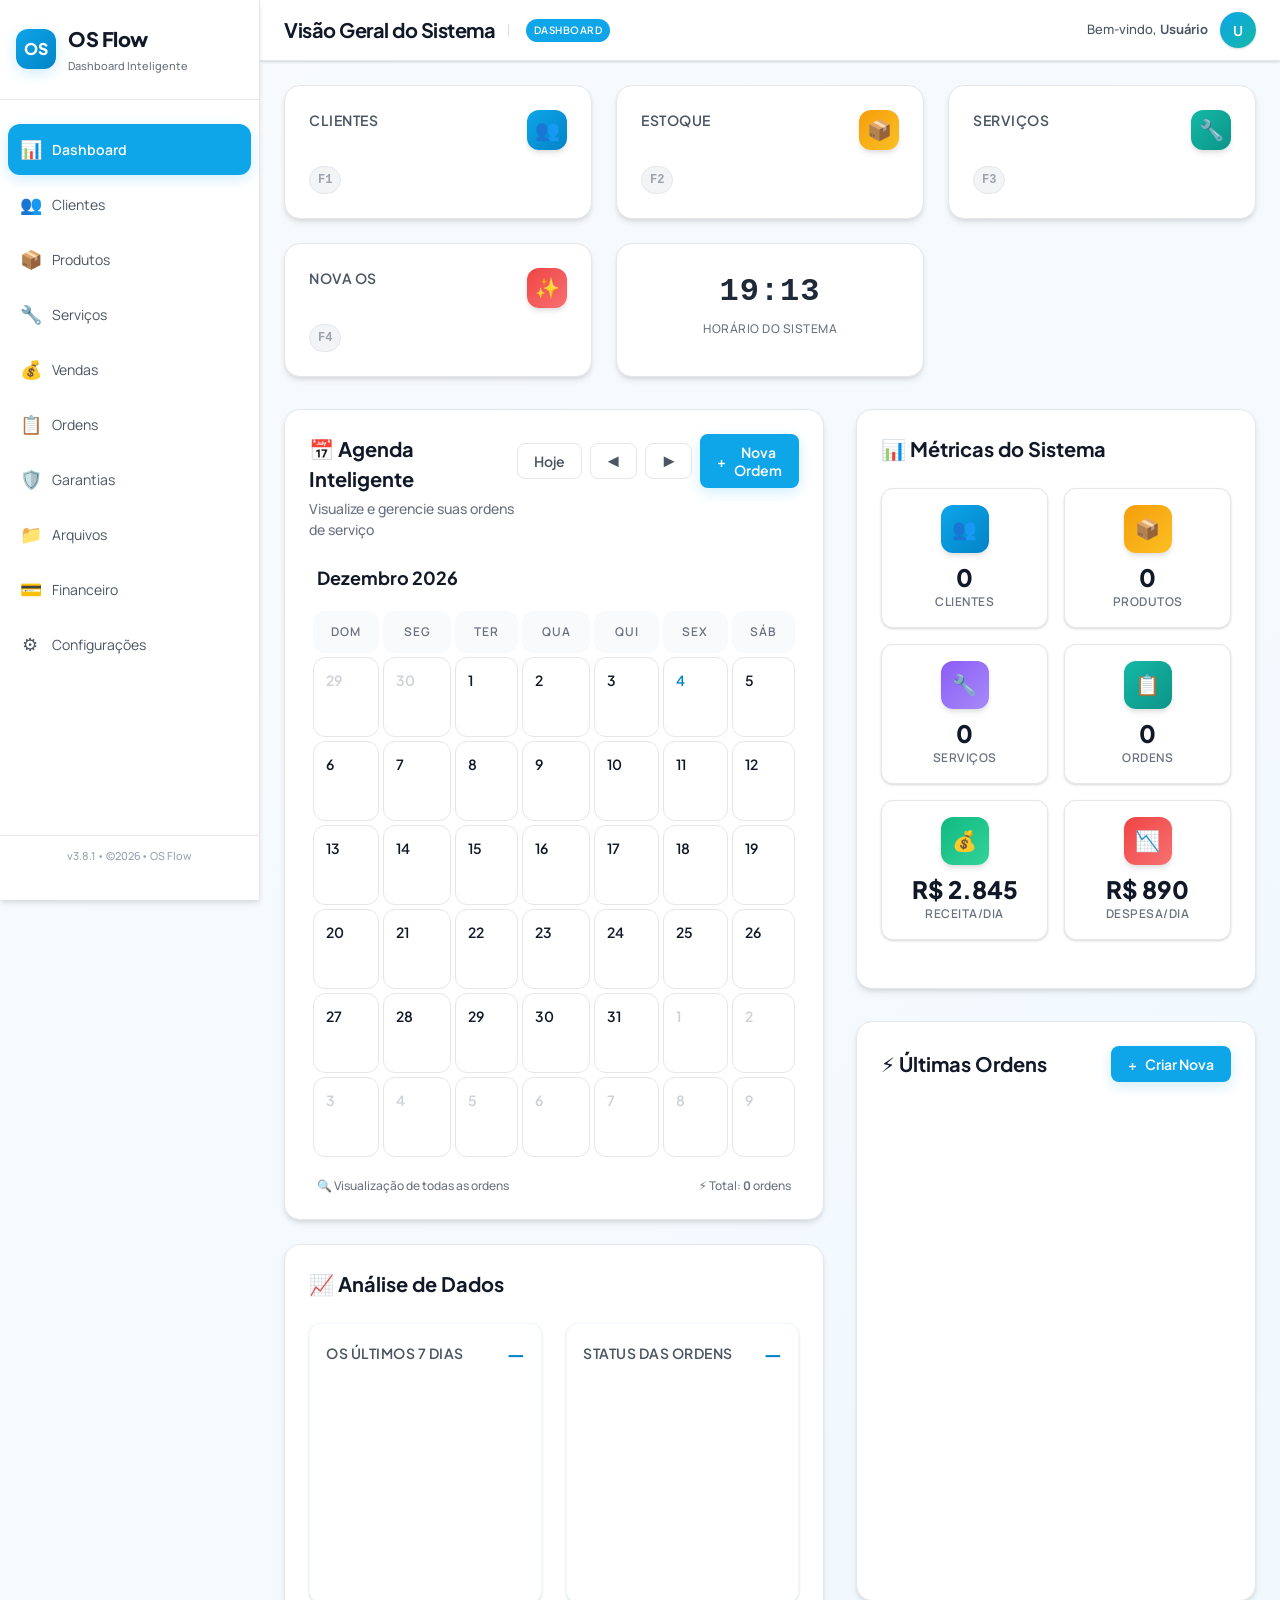
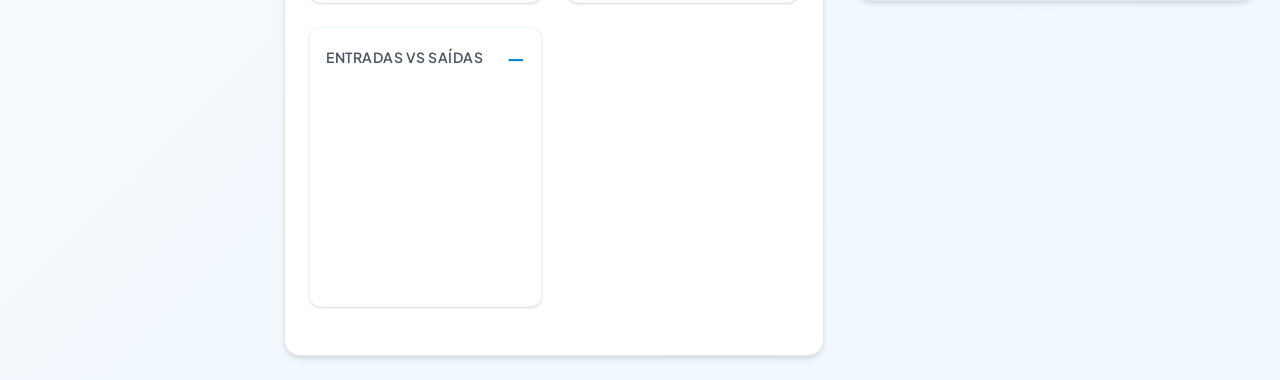
<file: index.html>
<!DOCTYPE html>
<html lang="pt-BR">
<head>
  <meta charset="UTF-8" />
  <title>OS Flow • Dashboard Inteligente</title>
  <meta name="viewport" content="width=device-width,initial-scale=1" />
  <link rel="preconnect" href="https://fonts.googleapis.com">
  <link rel="preconnect" href="https://fonts.gstatic.com" crossorigin>
  <link href="https://fonts.googleapis.com/css2?family=Manrope:wght@300;400;500;600;700;800&family=Plus+Jakarta+Sans:wght@400;500;600;700;800&display=swap" rel="stylesheet">
  <link rel="stylesheet" href="assets/css/main.css">
</head>
<body>
  <div class="layout" id="mainLayout">
    <!-- SIDEBAR RECOLHÍVEL -->
    <div class="sidebar-wrapper">
      <aside class="sidebar">
        <div class="sidebar-logo">
          <div class="sidebar-logo-icon" onclick="toggleSidebar()">OS</div>
          <div class="sidebar-logo-text">
            <h1>OS Flow</h1>
            <small>Dashboard Inteligente</small>
          </div>
        </div>
        <ul class="menu">
          <li><a href="index.html" class="active">
            <span class="menu-icon">📊</span>
            <span class="menu-text">Dashboard</span>
            <span class="menu-tooltip">Dashboard</span>
          </a></li>
          <li><a href="pages/cadastrar-clientes.html">
            <span class="menu-icon">👥</span>
            <span class="menu-text">Clientes</span>
            <span class="menu-tooltip">Clientes</span>
          </a></li>
          <li><a href="pages/produtos.html">
            <span class="menu-icon">📦</span>
            <span class="menu-text">Produtos</span>
            <span class="menu-tooltip">Produtos</span>
          </a></li>
          <li><a href="pages/servicos.html">
            <span class="menu-icon">🔧</span>
            <span class="menu-text">Serviços</span>
            <span class="menu-tooltip">Serviços</span>
          </a></li>
          <li><a href="pages/vendas.html">
            <span class="menu-icon">💰</span>
            <span class="menu-text">Vendas</span>
            <span class="menu-tooltip">Vendas</span>
          </a></li>
          <li><a href="pages/ordem-servico.html">
            <span class="menu-icon">📋</span>
            <span class="menu-text">Ordens</span>
            <span class="menu-tooltip">Ordens</span>
          </a></li>
          <li><a href="pages/garantias.html">
            <span class="menu-icon">🛡️</span>
            <span class="menu-text">Garantias</span>
            <span class="menu-tooltip">Garantias</span>
          </a></li>
          <li><a href="pages/arquivos.html">
            <span class="menu-icon">📁</span>
            <span class="menu-text">Arquivos</span>
            <span class="menu-tooltip">Arquivos</span>
          </a></li>
          <li><a href="financeiro.html">
            <span class="menu-icon">💳</span>
            <span class="menu-text">Financeiro</span>
            <span class="menu-tooltip">Financeiro</span>
          </a></li>
          <li><a href="pages/configuracoes.html">
            <span class="menu-icon">⚙️</span>
            <span class="menu-text">Configurações</span>
            <span class="menu-tooltip">Configurações</span>
          </a></li>
        </ul>
        <div class="sidebar-footer">
          v3.8.1 • © <span id="ano-atual"></span> • OS Flow
        </div>
      </aside>
    </div>

    <!-- ÁREA PRINCIPAL -->
    <div class="main-wrapper">
      <header class="topbar">
        <div class="topbar-left">
          <div class="topbar-title">
            Visão Geral do Sistema
            <div class="breadcrumb">
              <span>Dashboard</span>
            </div>
          </div>
        </div>
        <div class="user-info">
          <span>Bem-vindo, <strong id="topUserName">Usuário</strong></span>
          <div class="user-avatar" id="topUserAvatar">U</div>
        </div>
      </header>

      <main class="content">
        <!-- CARDS DE ACESSO RÁPIDO -->
        <section class="top-cards-row">
          <div class="top-card blue pulse" onclick="window.location.href='pages/cadastrar-clientes.html'">
            <div class="top-card-header">
              <div class="top-card-title">Clientes</div>
              <div class="top-card-icon">👥</div>
            </div>
            <div class="top-card-shortcut">F1</div>
          </div>

          <div class="top-card yellow" onclick="window.location.href='pages/produtos.html'">
            <div class="top-card-header">
              <div class="top-card-title">Estoque</div>
              <div class="top-card-icon">📦</div>
            </div>
            <div class="top-card-shortcut">F2</div>
          </div>

          <div class="top-card cyan" onclick="window.location.href='pages/servicos.html'">
            <div class="top-card-header">
              <div class="top-card-title">Serviços</div>
              <div class="top-card-icon">🔧</div>
            </div>
            <div class="top-card-shortcut">F3</div>
          </div>

          <div class="top-card pink" onclick="novaOS()">
            <div class="top-card-header">
              <div class="top-card-title">Nova OS</div>
              <div class="top-card-icon">✨</div>
            </div>
            <div class="top-card-shortcut">F4</div>
          </div>

          <div class="top-card clock float">
            <div class="clock-content">
              <div class="clock-time" id="clock-time">12:34</div>
              <div class="clock-label">Horário do Sistema</div>
            </div>
          </div>
        </section>

        <!-- LAYOUT PRINCIPAL -->
        <section class="dashboard-layout">
          <div>
            <!-- CALENDÁRIO INTERATIVO -->
            <section class="panel">
              <div class="panel-header">
                <div>
                  <h2>📅 Agenda Inteligente</h2>
                  <div class="panel-header-sub">Visualize e gerencie suas ordens de serviço</div>
                </div>
                <div class="panel-actions">
                  <button class="btn" onclick="goToToday()">Hoje</button>
                  <button class="btn" onclick="changeMonth(-1)">◀</button>
                  <button class="btn" onclick="changeMonth(1)">▶</button>
                  <button class="btn btn-primary" onclick="novaOS()">
                    <span>+</span> Nova Ordem
                  </button>
                </div>
              </div>
              <div class="calendar-month" id="calendar-month-label">
                <span id="month-label">Janeiro 2024</span>
              </div>
              <table class="calendar">
                <thead>
                  <tr>
                    <th>Dom</th><th>Seg</th><th>Ter</th><th>Qua</th><th>Qui</th><th>Sex</th><th>Sáb</th>
                  </tr>
                </thead>
                <tbody id="calendar-body"></tbody>
              </table>
              <div class="calendar-footer">
                <div><span>🔍</span> Visualização de todas as ordens</div>
                <div><span>⚡</span> Total: <strong id="total-os-mes">0</strong> ordens</div>
              </div>
            </section>

            <!-- PAINEL DE GRÁFICOS -->
            <section class="charts-panel">
              <div class="charts-title">📈 Análise de Dados</div>
              <div class="charts-grid">
                <div class="chart-container">
                  <div class="chart-header">
                    <div class="chart-title">OS Últimos 7 Dias</div>
                    <div class="chart-value">—</div>
                  </div>
                  <div class="chart-canvas-container">
                    <canvas id="chart-os-7dias" class="chart-canvas"></canvas>
                  </div>
                </div>

                <div class="chart-container">
                  <div class="chart-header">
                    <div class="chart-title">Status das Ordens</div>
                    <div class="chart-value">—</div>
                  </div>
                  <div class="chart-canvas-container">
                    <canvas id="chart-os-status" class="chart-canvas"></canvas>
                  </div>
                </div>

                <div class="chart-container">
                  <div class="chart-header">
                    <div class="chart-title">Entradas vs Saídas</div>
                    <div class="chart-value">—</div>
                  </div>
                  <div class="chart-canvas-container">
                    <canvas id="chart-entrada-saida" class="chart-canvas"></canvas>
                  </div>
                </div>
              </div>
            </section>
          </div>

          <!-- PAINEL LATERAL -->
          <div>
            <!-- PAINEL DE ESTATÍSTICAS -->
            <aside class="stats-panel">
              <div class="stats-title">📊 Métricas do Sistema</div>
              <div class="stats-grid">
                <div class="stat-card">
                  <div class="stat-icon blue">👥</div>
                  <div class="stat-value" id="stat-clientes">0</div>
                  <div class="stat-label">Clientes</div>
                </div>
                <div class="stat-card">
                  <div class="stat-icon yellow">📦</div>
                  <div class="stat-value" id="stat-produtos">0</div>
                  <div class="stat-label">Produtos</div>
                </div>
                <div class="stat-card">
                  <div class="stat-icon purple">🔧</div>
                  <div class="stat-value" id="stat-servicos">0</div>
                  <div class="stat-label">Serviços</div>
                </div>
                <div class="stat-card">
                  <div class="stat-icon teal">📋</div>
                  <div class="stat-value" id="stat-os">0</div>
                  <div class="stat-label">Ordens</div>
                </div>
                <div class="stat-card">
                  <div class="stat-icon green">💰</div>
                  <div class="stat-value" id="stat-receita-dia">R$ 0</div>
                  <div class="stat-label">Receita/Dia</div>
                </div>
                <div class="stat-card">
                  <div class="stat-icon red">📉</div>
                  <div class="stat-value" id="stat-despesa-dia">R$ 0</div>
                  <div class="stat-label">Despesa/Dia</div>
                </div>
              </div>
            </aside>

            <!-- PAINEL DE ÚLTIMAS ORDENS -->
            <section class="orders-panel">
              <div class="orders-panel-header">
                <h2>⚡ Últimas Ordens</h2>
                <button class="btn btn-primary" onclick="novaOS(event)">
                  <span>+</span> Criar Nova
                </button>
              </div>
              <div class="orders-panel-content" id="ultimas-ordens-list"></div>
            </section>
          </div>
        </section>
      </main>
    </div>
  </div>

  <!-- MODAL -->
  <div class="modal-backdrop" id="modal-os-dia">
    <div class="modal">
      <div class="modal-header">
        <h3 id="modal-os-dia-titulo">📅 Ordens do Dia</h3>
        <button class="modal-close" onclick="fecharModalOsDia()">×</button>
      </div>
      <div class="modal-body" id="modal-os-dia-body"></div>
    </div>
  </div>
  <script src="assets/js/main.js"></script>
</body>
</html>
</file>
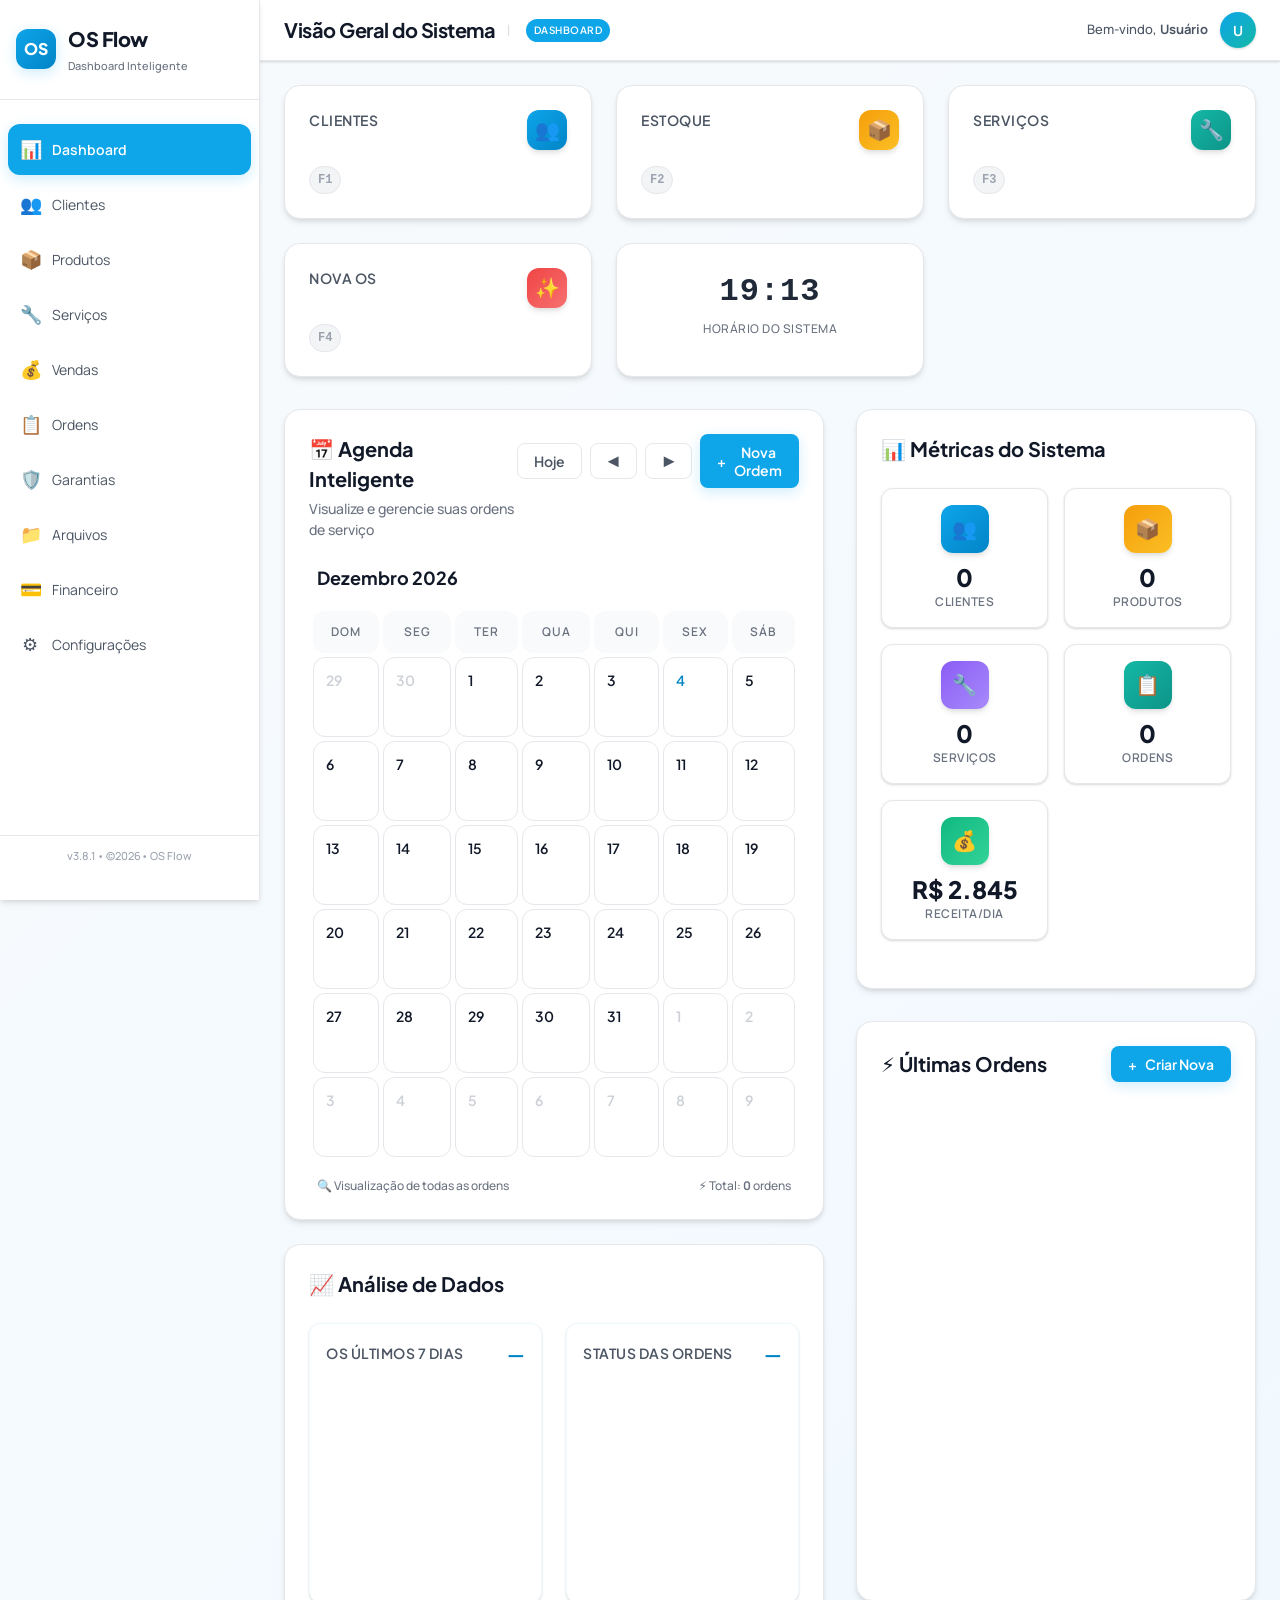
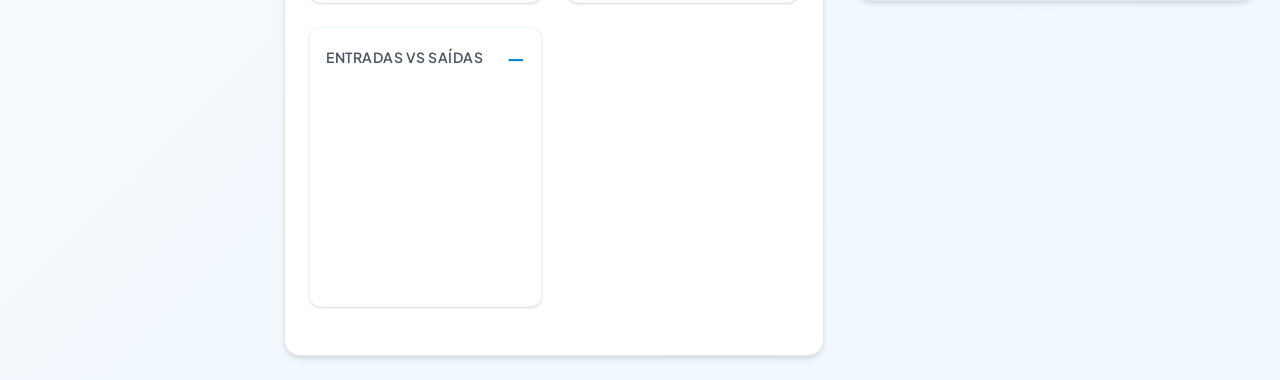
<file: teste - Copia - Copia/index.html>
<!DOCTYPE html>
<html lang="pt-BR">
<head>
  <meta charset="UTF-8" />
  <title>OS Flow • Dashboard Inteligente</title>
  <meta name="viewport" content="width=device-width,initial-scale=1" />
  <link rel="preconnect" href="https://fonts.googleapis.com">
  <link rel="preconnect" href="https://fonts.gstatic.com" crossorigin>
  <link href="https://fonts.googleapis.com/css2?family=Manrope:wght@300;400;500;600;700;800&family=Plus+Jakarta+Sans:wght@400;500;600;700;800&display=swap" rel="stylesheet">
  <style>
    :root {
      /* Paleta de Cores Profissional - Azul Claro como principal */
      --primary-50: #f0f9ff;
      --primary-100: #e0f2fe;
      --primary-200: #bae6fd;
      --primary-300: #7dd3fc;
      --primary-400: #38bdf8;
      --primary-500: #0ea5e9;
      --primary-600: #0284c7;
      --primary-700: #0369a1;
      --primary-800: #075985;
      --primary-900: #0c4a6e;

      /* Cores Semânticas */
      --success: #10b981;
      --success-light: #d1fae5;
      --warning: #f59e0b;
      --warning-light: #fef3c7;
      --danger: #ef4444;
      --danger-light: #fee2e2;
      --info: #0ea5e9;
      --info-light: #e0f2fe;
      --purple: #8b5cf6;
      --purple-light: #ede9fe;
      --teal: #14b8a6;
      --teal-light: #ccfbf1;

      /* Cores Neutras Profissionais */
      --gray-50: #f9fafb;
      --gray-100: #f3f4f6;
      --gray-200: #e5e7eb;
      --gray-300: #d1d5db;
      --gray-400: #9ca3af;
      --gray-500: #6b7280;
      --gray-600: #4b5563;
      --gray-700: #374151;
      --gray-800: #1f2937;
      --gray-900: #111827;

      /* Cores de Fundo */
      --bg-body: linear-gradient(135deg, #f8fafc 0%, #f0f9ff 100%);
      --bg-surface: #ffffff;
      --bg-surface-hover: #f8fafc;
      --bg-sidebar: rgba(255, 255, 255, 0.95);
      --bg-card: #ffffff;

      /* Cores de Texto */
      --text-primary: #111827;
      --text-secondary: #4b5563;
      --text-tertiary: #6b7280;
      --text-muted: #9ca3af;
      --text-inverse: #ffffff;

      /* Bordas */
      --border-light: #e5e7eb;
      --border-medium: #d1d5db;
      --border-accent: var(--primary-400);

      /* Sombras Profissionais */
      --shadow-xs: 0 1px 2px 0 rgba(0, 0, 0, 0.05);
      --shadow-sm: 0 1px 3px 0 rgba(0, 0, 0, 0.1), 0 1px 2px 0 rgba(0, 0, 0, 0.06);
      --shadow-md: 0 4px 6px -1px rgba(0, 0, 0, 0.1), 0 2px 4px -1px rgba(0, 0, 0, 0.06);
      --shadow-lg: 0 10px 15px -3px rgba(0, 0, 0, 0.1), 0 4px 6px -2px rgba(0, 0, 0, 0.05);
      --shadow-xl: 0 20px 25px -5px rgba(0, 0, 0, 0.1), 0 10px 10px -5px rgba(0, 0, 0, 0.04);
      --shadow-2xl: 0 25px 50px -12px rgba(0, 0, 0, 0.25);
      --shadow-primary: 0 4px 14px 0 rgba(14, 165, 233, 0.2);

      /* Tipografia */
      --font-primary: 'Plus Jakarta Sans', system-ui, -apple-system, sans-serif;
      --font-secondary: 'Manrope', system-ui, -apple-system, sans-serif;
      --font-mono: 'SF Mono', 'Monaco', 'Inconsolata', 'Fira Mono', monospace;

      /* Espaçamento */
      --space-0: 0;
      --space-1: 0.25rem;
      --space-2: 0.5rem;
      --space-3: 0.75rem;
      --space-4: 1rem;
      --space-5: 1.25rem;
      --space-6: 1.5rem;
      --space-8: 2rem;
      --space-10: 2.5rem;
      --space-12: 3rem;
      --space-16: 4rem;

      /* Bordas */
      --radius-sm: 0.375rem;
      --radius-md: 0.5rem;
      --radius-lg: 0.75rem;
      --radius-xl: 1rem;
      --radius-2xl: 1.5rem;
      --radius-full: 9999px;

      /* Transições */
      --transition-fast: 150ms cubic-bezier(0.4, 0, 0.2, 1);
      --transition-base: 250ms cubic-bezier(0.4, 0, 0.2, 1);
      --transition-slow: 350ms cubic-bezier(0.4, 0, 0.2, 1);

      /* Layout */
      --sidebar-width: 260px;
      --sidebar-collapsed: 72px;
    }

    * { box-sizing: border-box; margin: 0; padding: 0; }

    body {
      font-family: var(--font-secondary);
      background: var(--bg-body);
      color: var(--text-primary);
      min-height: 100vh;
      overflow-x: hidden;
      -webkit-font-smoothing: antialiased;
      -moz-osx-font-smoothing: grayscale;
      line-height: 1.5;
    }

    /* Layout Principal */
    .layout {
      display: grid;
      grid-template-columns: var(--sidebar-width) 1fr;
      min-height: 100vh;
      transition: grid-template-columns var(--transition-base);
    }

    .layout.collapsed { grid-template-columns: var(--sidebar-collapsed) 1fr; }

    /* ========== SIDEBAR ELEGANTE RECOLHÍVEL ========== */
    .sidebar-wrapper {
      position: sticky;
      top: 0;
      height: 100vh;
      background: var(--bg-sidebar);
      border-right: 1px solid var(--border-light);
      box-shadow: var(--shadow-md);
      z-index: 100;
      width: var(--sidebar-width);
      transition: all var(--transition-base);
      overflow: hidden;
    }

    .layout.collapsed .sidebar-wrapper { width: var(--sidebar-collapsed); }

    .sidebar {
      padding: var(--space-6) 0;
      display: flex;
      flex-direction: column;
      height: 100%;
    }

    .sidebar-logo {
      padding: 0 var(--space-4) var(--space-6);
      display: flex;
      align-items: center;
      gap: var(--space-3);
      margin-bottom: var(--space-6);
      border-bottom: 1px solid var(--border-light);
      padding-bottom: var(--space-6);
      position: relative;
      min-height: 60px;
    }

    .layout.collapsed .sidebar-logo { padding: 0 var(--space-3) var(--space-6); justify-content: center; }

    .sidebar-logo-icon {
      width: 40px;
      height: 40px;
      border-radius: var(--radius-lg);
      background: linear-gradient(135deg, var(--primary-500) 0%, var(--primary-600) 100%);
      display: flex;
      align-items: center;
      justify-content: center;
      color: var(--text-inverse);
      font-family: var(--font-primary);
      font-weight: 800;
      font-size: 1rem;
      box-shadow: var(--shadow-primary);
      flex-shrink: 0;
      cursor: pointer;
      transition: transform var(--transition-base);
    }

    .sidebar-logo-icon:hover { transform: scale(1.05); }

    .sidebar-logo-text {
      overflow: hidden;
      transition: opacity var(--transition-base), max-width var(--transition-base);
      max-width: 200px;
    }

    .layout.collapsed .sidebar-logo-text { opacity: 0; max-width: 0; }

    .sidebar-logo-text h1 {
      margin: 0;
      font-family: var(--font-primary);
      font-size: 1.25rem;
      font-weight: 800;
      color: var(--text-primary);
      letter-spacing: -0.5px;
      white-space: nowrap;
    }

    .sidebar-logo-text small {
      display: block;
      font-size: 0.6875rem;
      color: var(--text-tertiary);
      margin-top: var(--space-1);
      font-weight: 500;
      white-space: nowrap;
    }

    .menu {
      list-style: none;
      margin: 0;
      padding: 0 var(--space-2);
      flex: 1;
      font-size: 0.875rem;
    }

    .layout.collapsed .menu { padding: 0 var(--space-1); }

    .menu li { margin-bottom: var(--space-1); }

    .menu a {
      display: flex;
      align-items: center;
      gap: var(--space-3);
      padding: var(--space-3) var(--space-3);
      color: var(--text-secondary);
      text-decoration: none;
      border-radius: var(--radius-lg);
      transition: all var(--transition-base);
      white-space: nowrap;
      position: relative;
    }

    .layout.collapsed .menu a { justify-content: center; padding: var(--space-3); }

    .menu a:hover {
      background: var(--primary-50);
      color: var(--primary-600);
      transform: translateX(4px);
    }

    .layout.collapsed .menu a:hover { transform: translateX(0) scale(1.05); }

    .menu a.active {
      background: var(--primary-500);
      color: var(--text-inverse);
      box-shadow: var(--shadow-primary);
      font-weight: 600;
    }

    .menu-icon { width: 20px; text-align: center; font-size: 1.125rem; flex-shrink: 0; }

    .menu-text {
      overflow: hidden;
      transition: opacity var(--transition-base), max-width var(--transition-base);
      max-width: 200px;
    }

    .layout.collapsed .menu-text { opacity: 0; max-width: 0; }

    .menu-tooltip {
      position: absolute;
      left: 100%;
      top: 50%;
      transform: translateY(-50%);
      background: var(--gray-800);
      color: white;
      padding: var(--space-2) var(--space-3);
      border-radius: var(--radius-md);
      font-size: 0.75rem;
      font-weight: 500;
      white-space: nowrap;
      opacity: 0;
      visibility: hidden;
      transition: all var(--transition-fast);
      pointer-events: none;
      z-index: 1000;
      box-shadow: var(--shadow-md);
    }

    .layout.collapsed .menu a:hover .menu-tooltip {
      opacity: 1;
      visibility: visible;
      transform: translateY(-50%) translateX(8px);
    }

    .menu a { position: relative; }

    .sidebar-footer {
      padding: var(--space-3) var(--space-4);
      font-size: 0.6875rem;
      color: var(--text-muted);
      border-top: 1px solid var(--border-light);
      font-weight: 500;
      white-space: nowrap;
      overflow: hidden;
      display: flex;
      justify-content: center;
      align-items: center;
      width: 100%;
      text-align: center;
    }

    .layout.collapsed .sidebar-footer {
      padding: var(--space-2);
      font-size: 0.6rem;
      flex-direction: column;
      justify-content: center;
      align-items: center;
    }

    .sidebar-footer span { display: inline-block; transition: opacity var(--transition-base); text-align: center; }
    .layout.collapsed .sidebar-footer span:not(:first-child) { opacity: 0; width: 0; margin: 0; }

    /* ========== TOPBAR COMPACTO ========== */
    .main-wrapper { display: flex; flex-direction: column; min-width: 0; background: transparent; }

    .topbar {
      background: var(--bg-surface);
      border-bottom: 1px solid var(--border-light);
      padding: var(--space-3) var(--space-6);
      display: flex;
      align-items: center;
      justify-content: space-between;
      position: sticky;
      top: 0;
      z-index: 90;
      box-shadow: var(--shadow-sm);
      min-height: 60px;
    }

    .topbar-left { display: flex; align-items: center; flex: 1; }

    .topbar-title {
      font-family: var(--font-primary);
      font-size: 1.25rem;
      font-weight: 700;
      color: var(--text-primary);
      letter-spacing: -0.5px;
      display: flex;
      align-items: center;
      gap: var(--space-3);
    }

    .breadcrumb {
      font-size: 0.6875rem;
      color: var(--text-tertiary);
      display: flex;
      align-items: center;
      gap: var(--space-2);
      font-weight: 500;
    }

    .breadcrumb::before {
      content: '|';
      display: inline-block;
      color: var(--border-medium);
      margin-right: var(--space-2);
      font-weight: 400;
    }

    .breadcrumb span {
      background: var(--primary-500);
      color: var(--text-inverse);
      padding: var(--space-1) var(--space-2);
      border-radius: var(--radius-full);
      font-size: 0.625rem;
      font-weight: 600;
      text-transform: uppercase;
      letter-spacing: 0.5px;
    }

    .user-info {
      display: flex;
      align-items: center;
      gap: var(--space-3);
      font-size: 0.8125rem;
      color: var(--text-secondary);
      font-weight: 500;
    }

    .user-avatar {
      width: 36px;
      height: 36px;
      border-radius: var(--radius-full);
      background: linear-gradient(135deg, var(--primary-500) 0%, var(--teal) 100%);
      display: flex;
      align-items: center;
      justify-content: center;
      color: var(--text-inverse);
      font-weight: 700;
      font-size: 0.875rem;
      box-shadow: var(--shadow-sm);
      transition: transform var(--transition-base);
      cursor: pointer;
    }

    .user-avatar:hover { transform: scale(1.05); }

    .content { padding: var(--space-6); flex: 1; }

    /* ========== CARDS DE ACESSO RÁPIDO ========== */
    .top-cards-row {
      display: grid;
      grid-template-columns: repeat(5, 1fr);
      gap: var(--space-6);
      margin-bottom: var(--space-8);
    }

    @media (max-width: 1400px) { .top-cards-row { grid-template-columns: repeat(3, 1fr); } }
    @media (max-width: 1024px) { .top-cards-row { grid-template-columns: repeat(2, 1fr); } }
    @media (max-width: 640px) { .top-cards-row { grid-template-columns: 1fr; } }

    .top-card {
      background: var(--bg-card);
      border: 1px solid var(--border-light);
      border-radius: var(--radius-xl);
      padding: var(--space-6);
      display: flex;
      flex-direction: column;
      gap: var(--space-4);
      transition: all var(--transition-base);
      cursor: pointer;
      position: relative;
      overflow: hidden;
      box-shadow: var(--shadow-md);
    }

    .top-card:hover {
      transform: translateY(-4px);
      box-shadow: var(--shadow-xl);
      border-color: var(--primary-300);
    }

    .top-card-header {
      display: flex;
      justify-content: space-between;
      align-items: flex-start;
    }

    .top-card-title {
      font-family: var(--font-primary);
      font-size: 0.875rem;
      font-weight: 600;
      color: var(--text-secondary);
      text-transform: uppercase;
      letter-spacing: 0.5px;
    }

    .top-card-icon {
      width: 40px;
      height: 40px;
      border-radius: var(--radius-lg);
      display: flex;
      align-items: center;
      justify-content: center;
      font-size: 1.25rem;
      color: var(--text-inverse);
      box-shadow: var(--shadow-md);
    }

    .top-card-shortcut {
      font-family: var(--font-mono);
      font-size: 0.75rem;
      color: var(--text-muted);
      background: var(--gray-100);
      padding: var(--space-1) var(--space-2);
      border-radius: var(--radius-full);
      align-self: flex-start;
      font-weight: 600;
      border: 1px solid var(--border-light);
    }

    .top-card.blue .top-card-icon { background: linear-gradient(135deg, var(--primary-500) 0%, var(--primary-600) 100%); }
    .top-card.yellow .top-card-icon { background: linear-gradient(135deg, var(--warning) 0%, #fbbf24 100%); }
    .top-card.cyan .top-card-icon { background: linear-gradient(135deg, var(--teal) 0%, #0d9488 100%); }
    .top-card.pink .top-card-icon { background: linear-gradient(135deg, var(--danger) 0%, #f87171 100%); }
    .top-card.clock .top-card-icon { background: linear-gradient(135deg, var(--purple) 0%, #a78bfa 100%); }
    .top-card.gray .top-card-icon { background: linear-gradient(135deg, var(--gray-700) 0%, var(--gray-800) 100%); }

    .clock-content { text-align: center; }

    .clock-time {
      font-family: var(--font-mono);
      font-size: 2rem;
      font-weight: 600;
      color: var(--gray-800);
      margin-bottom: var(--space-1);
      letter-spacing: 1px;
    }

    .clock-label {
      font-size: 0.75rem;
      color: var(--text-tertiary);
      font-weight: 500;
      text-transform: uppercase;
      letter-spacing: 0.5px;
    }

    /* ========== DASHBOARD LAYOUT ========== */
    .dashboard-layout {
      display: grid;
      grid-template-columns: 1fr 400px;
      gap: var(--space-8);
    }

    @media (max-width: 1200px) { .dashboard-layout { grid-template-columns: 1fr; } }

    /* ========== PANELS ========== */
    .panel {
      background: var(--bg-surface);
      border: 1px solid var(--border-light);
      border-radius: var(--radius-xl);
      padding: var(--space-6);
      margin-bottom: var(--space-6);
      transition: all var(--transition-base);
      box-shadow: var(--shadow-md);
      position: relative;
      overflow: hidden;
    }

    .panel:hover { box-shadow: var(--shadow-lg); border-color: var(--primary-300); }

    .panel-header {
      display: flex;
      justify-content: space-between;
      align-items: flex-start;
      margin-bottom: var(--space-6);
    }

    .panel-header h2 {
      margin: 0;
      font-family: var(--font-primary);
      font-size: 1.25rem;
      font-weight: 700;
      color: var(--text-primary);
    }

    .panel-header-sub {
      font-size: 0.875rem;
      color: var(--text-tertiary);
      margin-top: var(--space-1);
      font-weight: 500;
    }

    .panel-actions {
      display: flex;
      gap: var(--space-2);
      align-items: center;
    }

    .btn {
      background: var(--bg-surface);
      border: 1px solid var(--border-light);
      border-radius: var(--radius-md);
      padding: var(--space-2) var(--space-4);
      font-family: var(--font-primary);
      font-size: 0.875rem;
      font-weight: 600;
      color: var(--text-secondary);
      cursor: pointer;
      transition: all var(--transition-base);
      display: inline-flex;
      align-items: center;
      gap: var(--space-2);
    }

    .btn:hover {
      background: var(--gray-50);
      border-color: var(--gray-300);
      transform: translateY(-2px);
      box-shadow: var(--shadow-sm);
    }

    .btn-primary {
      background: var(--primary-500);
      border-color: transparent;
      color: var(--text-inverse);
      box-shadow: var(--shadow-primary);
    }

    .btn-primary:hover { background: var(--primary-600); transform: translateY(-2px); box-shadow: var(--shadow-lg); }

    /* ========== CALENDÁRIO ========== */
    .calendar-month {
      font-family: var(--font-primary);
      font-size: 1.125rem;
      font-weight: 700;
      color: var(--text-primary);
      margin-bottom: var(--space-4);
      padding: 0 var(--space-2);
    }

    .calendar {
      width: 100%;
      border-collapse: separate;
      border-spacing: 4px;
      font-size: 0.875rem;
    }

    .calendar thead th {
      text-align: center;
      padding: var(--space-3) 0;
      color: var(--text-tertiary);
      font-weight: 600;
      font-size: 0.75rem;
      text-transform: uppercase;
      letter-spacing: 1px;
      background: var(--gray-50);
      border-radius: var(--radius-lg);
    }

    .calendar tbody td {
      height: 80px;
      padding: var(--space-3);
      vertical-align: top;
      background: var(--bg-surface);
      border: 1px solid var(--border-light);
      border-radius: var(--radius-lg);
      cursor: pointer;
      position: relative;
      transition: all var(--transition-fast);
    }

    .calendar tbody td:hover {
      background: var(--primary-50);
      border-color: var(--primary-300);
      transform: translateY(-2px);
      box-shadow: var(--shadow-sm);
    }

    .calendar-empty {
      background: transparent;
      border-color: transparent;
      cursor: default;
    }

    .calendar-empty:hover { background: transparent; border-color: transparent; transform: none; box-shadow: none; }

    .calendar-day-number {
      font-family: var(--font-primary);
      font-size: 0.875rem;
      font-weight: 600;
      color: var(--text-primary);
      margin-bottom: var(--space-1);
    }

    .calendar-day-outside .calendar-day-number { color: var(--text-muted); opacity: 0.5; }

    .calendar-day-today { background: var(--primary-50); border-color: var(--primary-500); }
    .calendar-day-today .calendar-day-number { color: var(--primary-600); }

    .calendar-day-has-os { background: var(--primary-50); border-color: var(--primary-300); }

    .calendar-os-count {
      position: absolute;
      bottom: var(--space-2);
      left: var(--space-2);
      font-size: 0.6875rem;
      padding: var(--space-1) var(--space-2);
      border-radius: var(--radius-full);
      background: var(--primary-500);
      color: var(--text-inverse);
      font-weight: 600;
    }

    .calendar-footer {
      margin-top: var(--space-4);
      font-size: 0.75rem;
      color: var(--text-tertiary);
      display: flex;
      justify-content: space-between;
      align-items: center;
      padding: 0 var(--space-2);
      font-weight: 500;
    }

    /* ========== TABELA ========== */
    table.mini {
      width: 100%;
      border-collapse: separate;
      border-spacing: 0;
      font-size: 0.875rem;
      border-radius: var(--radius-lg);
      overflow: hidden;
      box-shadow: var(--shadow-sm);
    }

    table.mini th,
    table.mini td {
      padding: var(--space-3) var(--space-4);
      text-align: left;
      border-bottom: 1px solid var(--border-light);
    }

    table.mini th {
      background: var(--gray-50);
      color: var(--text-secondary);
      font-family: var(--font-primary);
      font-weight: 600;
      font-size: 0.75rem;
      text-transform: uppercase;
      letter-spacing: 0.5px;
      border-bottom: 2px solid var(--border-light);
    }

    table.mini tr:last-child td { border-bottom: none; }
    table.mini tr:hover td { background: var(--primary-50); }

    .badge {
      display: inline-block;
      padding: var(--space-1) var(--space-3);
      border-radius: var(--radius-full);
      font-size: 0.75rem;
      font-weight: 600;
      color: var(--text-inverse);
      text-transform: uppercase;
      letter-spacing: 0.5px;
    }

    .badge-status-recebido    { background: var(--gray-600); }
    .badge-status-andamento   { background: var(--warning); }
    .badge-status-aprovacao   { background: var(--purple); }
    .badge-status-pronto      { background: var(--success); }
    .badge-status-entregue    { background: var(--primary-500); }

    /* ========== PAINEL DE ESTATÍSTICAS ========== */
    .stats-panel {
      background: var(--bg-surface);
      border: 1px solid var(--border-light);
      border-radius: var(--radius-xl);
      padding: var(--space-6);
      box-shadow: var(--shadow-md);
      margin-bottom: var(--space-8);
    }

    .stats-title {
      font-family: var(--font-primary);
      font-size: 1.25rem;
      font-weight: 700;
      color: var(--text-primary);
      margin-bottom: var(--space-6);
    }

    .stats-grid {
      display: grid;
      grid-template-columns: repeat(2, 1fr);
      gap: var(--space-4);
      margin-bottom: var(--space-6);
    }

    .stat-card {
      background: var(--bg-surface);
      border: 1px solid var(--border-light);
      border-radius: var(--radius-lg);
      padding: var(--space-4);
      display: flex;
      flex-direction: column;
      align-items: center;
      text-align: center;
      transition: all var(--transition-base);
      box-shadow: var(--shadow-sm);
    }

    .stat-card:hover { transform: translateY(-2px); box-shadow: var(--shadow-md); border-color: var(--primary-300); }

    .stat-icon {
      width: 48px;
      height: 48px;
      border-radius: var(--radius-lg);
      display: flex;
      align-items: center;
      justify-content: center;
      font-size: 1.25rem;
      color: var(--text-inverse);
      margin-bottom: var(--space-3);
      box-shadow: var(--shadow-md);
    }

    .stat-icon.blue   { background: linear-gradient(135deg, var(--primary-500) 0%, var(--primary-600) 100%); }
    .stat-icon.yellow { background: linear-gradient(135deg, var(--warning) 0%, #fbbf24 100%); }
    .stat-icon.purple { background: linear-gradient(135deg, var(--purple) 0%, #a78bfa 100%); }
    .stat-icon.green  { background: linear-gradient(135deg, var(--success) 0%, #34d399 100%); }
    .stat-icon.red    { background: linear-gradient(135deg, var(--danger) 0%, #f87171 100%); }
    .stat-icon.teal   { background: linear-gradient(135deg, var(--teal) 0%, #0d9488 100%); }

    .stat-value {
      font-family: var(--font-primary);
      font-size: 1.5rem;
      font-weight: 800;
      color: var(--text-primary);
      margin-bottom: var(--space-1);
      line-height: 1;
    }

    .stat-label {
      font-size: 0.75rem;
      color: var(--text-tertiary);
      text-transform: uppercase;
      letter-spacing: 0.5px;
      font-weight: 600;
    }

    /* ========== PAINEL DE GRÁFICOS ========== */
    .charts-panel {
      background: var(--bg-surface);
      border: 1px solid var(--border-light);
      border-radius: var(--radius-xl);
      padding: var(--space-6);
      box-shadow: var(--shadow-md);
    }

    .charts-title {
      font-family: var(--font-primary);
      font-size: 1.25rem;
      font-weight: 700;
      color: var(--text-primary);
      margin-bottom: var(--space-6);
    }

    .charts-grid {
      display: grid;
      grid-template-columns: repeat(3, 1fr);
      gap: var(--space-6);
      margin-bottom: var(--space-6);
    }

    @media (max-width: 1400px) { .charts-grid { grid-template-columns: repeat(2, 1fr); } }
    @media (max-width: 1024px) { .charts-grid { grid-template-columns: 1fr; } }

    .chart-container {
      background: var(--bg-surface);
      border: 1px solid rgba(14,165,233,0.06);
      border-radius: var(--radius-lg);
      padding: var(--space-4);
      transition: all var(--transition-base);
      box-shadow: var(--shadow-sm);
      height: 280px;
      position: relative;
      display: flex;
      flex-direction: column;
    }

    .chart-container:hover { transform: translateY(-2px); box-shadow: var(--shadow-md); border-color: var(--primary-300); }

    .chart-header {
      display: flex;
      justify-content: space-between;
      align-items: center;
      margin-bottom: var(--space-4);
    }

    .chart-title {
      font-family: var(--font-primary);
      font-size: 0.875rem;
      font-weight: 600;
      color: var(--text-secondary);
      text-transform: uppercase;
      letter-spacing: 0.5px;
    }

    .chart-value {
      font-family: var(--font-primary);
      font-size: 1.125rem;
      font-weight: 700;
      color: var(--primary-600);
    }

    .chart-canvas-container {
      width: 100%;
      height: calc(100% - 50px);
      position: relative;
      flex: 1;
    }

    .chart-canvas { width: 100%; height: 100%; display: block; }

    /* ========== PAINEL DE ÚLTIMAS ORDENS ========== */
    .orders-panel {
      background: var(--bg-surface);
      border: 1px solid var(--border-light);
      border-radius: var(--radius-xl);
      padding: var(--space-6);
      box-shadow: var(--shadow-md);
      display: flex;
      flex-direction: column;
      max-height: 580px;
    }

    .orders-panel-header {
      display: flex;
      justify-content: space-between;
      align-items: center;
      margin-bottom: var(--space-6);
    }

    .orders-panel-header h2 {
      margin: 0;
      font-family: var(--font-primary);
      font-size: 1.25rem;
      font-weight: 700;
      color: var(--text-primary);
    }

    .orders-panel-content {
      flex: 1;
      overflow-y: auto;
      padding-right: var(--space-2);
      min-height: 0;
    }

    .order-item {
      padding: var(--space-4);
      border-bottom: 1px solid var(--border-light);
      transition: all var(--transition-fast);
      border-radius: var(--radius-lg);
      margin-bottom: var(--space-2);
      background: var(--bg-surface);
    }

    .order-item:hover { background: var(--primary-50); transform: translateX(2px); border-color: var(--primary-300); }

    .order-item-header {
      display: flex;
      justify-content: space-between;
      align-items: flex-start;
      margin-bottom: var(--space-2);
    }

    .order-number {
      font-family: var(--font-primary);
      font-weight: 700;
      color: var(--primary-600);
      font-size: 1rem;
    }

    .order-customer { color: var(--text-secondary); font-weight: 600; font-size: 0.875rem; }

    .order-details {
      display: flex;
      justify-content: space-between;
      align-items: center;
      margin-top: var(--space-2);
    }

    .order-equipment { font-size: 0.875rem; color: var(--text-tertiary); }
    .order-date { font-size: 0.75rem; color: var(--text-muted); font-weight: 500; }

    /* ========== MODAL ========== */
    .modal-backdrop {
      position: fixed;
      inset: 0;
      background: rgba(17, 24, 39, 0.75);
      backdrop-filter: blur(4px);
      -webkit-backdrop-filter: blur(4px);
      display: none;
      align-items: center;
      justify-content: center;
      z-index: 1000;
      animation: fadeIn 0.3s ease-out;
    }

    @keyframes fadeIn { from { opacity: 0; } to { opacity: 1; } }

    .modal {
      background: var(--bg-surface);
      border-radius: var(--radius-xl);
      padding: var(--space-6);
      width: 480px;
      max-width: 90vw;
      box-shadow: var(--shadow-2xl);
      border: 1px solid var(--border-light);
      animation: slideUp 0.3s ease-out;
    }

    @keyframes slideUp {
      from { transform: translateY(20px); opacity: 0; }
      to { transform: translateY(0); opacity: 1; }
    }

    .modal-header {
      display: flex;
      justify-content: space-between;
      align-items: center;
      margin-bottom: var(--space-4);
    }

    .modal-header h3 {
      margin: 0;
      font-family: var(--font-primary);
      font-size: 1.125rem;
      font-weight: 700;
      color: var(--text-primary);
    }

    .modal-close {
      background: var(--bg-surface);
      border: 1px solid var(--border-light);
      border-radius: var(--radius-full);
      width: 32px;
      height: 32px;
      display: flex;
      align-items: center;
      justify-content: center;
      font-size: 1.25rem;
      color: var(--text-secondary);
      cursor: pointer;
      transition: all var(--transition-base);
    }

    .modal-close:hover { background: var(--danger-light); border-color: var(--danger); color: var(--danger); }

    .modal-body { max-height: 400px; overflow-y: auto; padding-right: var(--space-2); }

    .os-day-item {
      padding: var(--space-4);
      border-bottom: 1px solid var(--border-light);
      transition: all var(--transition-fast);
      border-radius: var(--radius-lg);
      margin-bottom: var(--space-2);
      background: var(--bg-surface);
    }

    .os-day-item:hover { background: var(--gray-50); transform: translateX(2px); border-color: var(--primary-300); }

    /* ========== ANIMAÇÕES ========== */
    .pulse { animation: pulse 2s cubic-bezier(0.4, 0, 0.6, 1) infinite; }
    @keyframes pulse { 0%, 100% { opacity: 1; } 50% { opacity: 0.5; } }

    .float { animation: float 6s ease-in-out infinite; }
    @keyframes float { 0%, 100% { transform: translateY(0px); } 50% { transform: translateY(-10px); } }

    /* ========== RESPONSIVIDADE ========== */
    @media (max-width: 768px) {
      .layout { grid-template-columns: 1fr; }
      .sidebar-wrapper {
        position: fixed;
        bottom: 0;
        top: auto;
        height: auto;
        width: 100%;
        border-right: none;
        border-top: 1px solid var(--border-light);
        z-index: 1000;
      }
      .sidebar { padding: var(--space-4) 0; flex-direction: row; align-items: center; }
      .menu { display: flex; overflow-x: auto; flex: 0 0 auto; }
      .menu li { margin: 0; }
      .menu a { flex-direction: column; padding: var(--space-2); }
      .menu-text { font-size: 0.625rem; }
      .content { padding: var(--space-4); }
      .topbar { padding: var(--space-4); }
      .dashboard-layout { grid-template-columns: 1fr; }
      .charts-grid { grid-template-columns: 1fr; }
    }
  </style>
</head>
<body>
  <div class="layout" id="mainLayout">
    <!-- SIDEBAR RECOLHÍVEL -->
    <div class="sidebar-wrapper">
      <aside class="sidebar">
        <div class="sidebar-logo">
          <div class="sidebar-logo-icon" onclick="toggleSidebar()">OS</div>
          <div class="sidebar-logo-text">
            <h1>OS Flow</h1>
            <small>Dashboard Inteligente</small>
          </div>
        </div>
        <ul class="menu">
          <li><a href="index.html" class="active">
            <span class="menu-icon">📊</span>
            <span class="menu-text">Dashboard</span>
            <span class="menu-tooltip">Dashboard</span>
          </a></li>
          <li><a href="cadastrar-clientes.html">
            <span class="menu-icon">👥</span>
            <span class="menu-text">Clientes</span>
            <span class="menu-tooltip">Clientes</span>
          </a></li>
          <li><a href="produtos.html">
            <span class="menu-icon">📦</span>
            <span class="menu-text">Produtos</span>
            <span class="menu-tooltip">Produtos</span>
          </a></li>
          <li><a href="servicos.html">
            <span class="menu-icon">🔧</span>
            <span class="menu-text">Serviços</span>
            <span class="menu-tooltip">Serviços</span>
          </a></li>
          <li><a href="vendas.html">
            <span class="menu-icon">💰</span>
            <span class="menu-text">Vendas</span>
            <span class="menu-tooltip">Vendas</span>
          </a></li>
          <li><a href="ordem-servico.html">
            <span class="menu-icon">📋</span>
            <span class="menu-text">Ordens</span>
            <span class="menu-tooltip">Ordens</span>
          </a></li>
          <li><a href="garantias.html">
            <span class="menu-icon">🛡️</span>
            <span class="menu-text">Garantias</span>
            <span class="menu-tooltip">Garantias</span>
          </a></li>
          <li><a href="arquivos.html">
            <span class="menu-icon">📁</span>
            <span class="menu-text">Arquivos</span>
            <span class="menu-tooltip">Arquivos</span>
          </a></li>
          <li><a href="financeiro.html">
            <span class="menu-icon">💳</span>
            <span class="menu-text">Financeiro</span>
            <span class="menu-tooltip">Financeiro</span>
          </a></li>
          <li><a href="configuracoes.html">
            <span class="menu-icon">⚙️</span>
            <span class="menu-text">Configurações</span>
            <span class="menu-tooltip">Configurações</span>
          </a></li>
        </ul>
        <div class="sidebar-footer">
          v3.8.1 • © <span id="ano-atual"></span> • OS Flow
        </div>
      </aside>
    </div>

    <!-- ÁREA PRINCIPAL -->
    <div class="main-wrapper">
      <header class="topbar">
        <div class="topbar-left">
          <div class="topbar-title">
            Visão Geral do Sistema
            <div class="breadcrumb">
              <span>Dashboard</span>
            </div>
          </div>
        </div>
        <div class="user-info">
          <span>Bem-vindo, <strong id="topUserName">Usuário</strong></span>
          <div class="user-avatar" id="topUserAvatar">U</div>
        </div>
      </header>

      <main class="content">
        <!-- CARDS DE ACESSO RÁPIDO -->
        <section class="top-cards-row">
          <div class="top-card blue pulse" onclick="window.location.href='cadastrar-clientes.html'">
            <div class="top-card-header">
              <div class="top-card-title">Clientes</div>
              <div class="top-card-icon">👥</div>
            </div>
            <div class="top-card-shortcut">F1</div>
          </div>

          <div class="top-card yellow" onclick="window.location.href='produtos.html'">
            <div class="top-card-header">
              <div class="top-card-title">Estoque</div>
              <div class="top-card-icon">📦</div>
            </div>
            <div class="top-card-shortcut">F2</div>
          </div>

          <div class="top-card cyan" onclick="window.location.href='servicos.html'">
            <div class="top-card-header">
              <div class="top-card-title">Serviços</div>
              <div class="top-card-icon">🔧</div>
            </div>
            <div class="top-card-shortcut">F3</div>
          </div>

          <div class="top-card pink" onclick="novaOS()">
            <div class="top-card-header">
              <div class="top-card-title">Nova OS</div>
              <div class="top-card-icon">✨</div>
            </div>
            <div class="top-card-shortcut">F4</div>
          </div>

          <div class="top-card clock float">
            <div class="clock-content">
              <div class="clock-time" id="clock-time">12:34</div>
              <div class="clock-label">Horário do Sistema</div>
            </div>
          </div>
        </section>

        <!-- LAYOUT PRINCIPAL -->
        <section class="dashboard-layout">
          <div>
            <!-- CALENDÁRIO INTERATIVO -->
            <section class="panel">
              <div class="panel-header">
                <div>
                  <h2>📅 Agenda Inteligente</h2>
                  <div class="panel-header-sub">Visualize e gerencie suas ordens de serviço</div>
                </div>
                <div class="panel-actions">
                  <button class="btn" onclick="goToToday()">Hoje</button>
                  <button class="btn" onclick="changeMonth(-1)">◀</button>
                  <button class="btn" onclick="changeMonth(1)">▶</button>
                  <button class="btn btn-primary" onclick="novaOS()">
                    <span>+</span> Nova Ordem
                  </button>
                </div>
              </div>
              <div class="calendar-month" id="calendar-month-label">
                <span id="month-label">Janeiro 2024</span>
              </div>
              <table class="calendar">
                <thead>
                  <tr>
                    <th>Dom</th><th>Seg</th><th>Ter</th><th>Qua</th><th>Qui</th><th>Sex</th><th>Sáb</th>
                  </tr>
                </thead>
                <tbody id="calendar-body"></tbody>
              </table>
              <div class="calendar-footer">
                <div><span>🔍</span> Visualização de todas as ordens</div>
                <div><span>⚡</span> Total: <strong id="total-os-mes">0</strong> ordens</div>
              </div>
            </section>

            <!-- PAINEL DE GRÁFICOS -->
            <section class="charts-panel">
              <div class="charts-title">📈 Análise de Dados</div>
              <div class="charts-grid">
                <div class="chart-container">
                  <div class="chart-header">
                    <div class="chart-title">OS Últimos 7 Dias</div>
                    <div class="chart-value">—</div>
                  </div>
                  <div class="chart-canvas-container">
                    <canvas id="chart-os-7dias" class="chart-canvas"></canvas>
                  </div>
                </div>

                <div class="chart-container">
                  <div class="chart-header">
                    <div class="chart-title">Status das Ordens</div>
                    <div class="chart-value">—</div>
                  </div>
                  <div class="chart-canvas-container">
                    <canvas id="chart-os-status" class="chart-canvas"></canvas>
                  </div>
                </div>

                <div class="chart-container">
                  <div class="chart-header">
                    <div class="chart-title">Entradas vs Saídas</div>
                    <div class="chart-value">—</div>
                  </div>
                  <div class="chart-canvas-container">
                    <canvas id="chart-entrada-saida" class="chart-canvas"></canvas>
                  </div>
                </div>
              </div>
            </section>
          </div>

          <!-- PAINEL LATERAL -->
          <div>
            <!-- PAINEL DE ESTATÍSTICAS -->
            <aside class="stats-panel">
              <div class="stats-title">📊 Métricas do Sistema</div>
              <div class="stats-grid">
                <div class="stat-card">
                  <div class="stat-icon blue">👥</div>
                  <div class="stat-value" id="stat-clientes">0</div>
                  <div class="stat-label">Clientes</div>
                </div>
                <div class="stat-card">
                  <div class="stat-icon yellow">📦</div>
                  <div class="stat-value" id="stat-produtos">0</div>
                  <div class="stat-label">Produtos</div>
                </div>
                <div class="stat-card">
                  <div class="stat-icon purple">🔧</div>
                  <div class="stat-value" id="stat-servicos">0</div>
                  <div class="stat-label">Serviços</div>
                </div>
                <div class="stat-card">
                  <div class="stat-icon teal">📋</div>
                  <div class="stat-value" id="stat-os">0</div>
                  <div class="stat-label">Ordens</div>
                </div>
                <div class="stat-card">
                  <div class="stat-icon green">💰</div>
                  <div class="stat-value" id="stat-receita-dia">R$ 0</div>
                  <div class="stat-label">Receita/Dia</div>
                </div>
                <div class="stat-card">
                  <div class="stat-icon red">📉</div>
                  <div class="stat-value" id="stat-despesa-dia">R$ 0</div>
                  <div class="stat-label">Despesa/Dia</div>
                </div>
              </div>
            </aside>

            <!-- PAINEL DE ÚLTIMAS ORDENS -->
            <section class="orders-panel">
              <div class="orders-panel-header">
                <h2>⚡ Últimas Ordens</h2>
                <button class="btn btn-primary" onclick="novaOS(event)">
                  <span>+</span> Criar Nova
                </button>
              </div>
              <div class="orders-panel-content" id="ultimas-ordens-list"></div>
            </section>
          </div>
        </section>
      </main>
    </div>
  </div>

  <!-- MODAL -->
  <div class="modal-backdrop" id="modal-os-dia">
    <div class="modal">
      <div class="modal-header">
        <h3 id="modal-os-dia-titulo">📅 Ordens do Dia</h3>
        <button class="modal-close" onclick="fecharModalOsDia()">×</button>
      </div>
      <div class="modal-body" id="modal-os-dia-body"></div>
    </div>
  </div>

  <script>
  // ============================
  // LocalStorage padronizado + migração (padrão OS Flow)
  // ============================
  const LS = Object.freeze({
    clientes: 'osflow:clientes',
    produtos: 'osflow:produtos',
    servicos: 'osflow:servicos',
    os: 'osflow:os',
    config: 'osflow:config',
    sidebarCollapsed: 'osflow:ui:sidebarCollapsed',

    // legado (migração)
    legacyClientes: 'clientesOSFlow',
    legacyProdutos: 'produtosOSFlow',
    legacyServicos: 'servicosOSFlow',
    legacyOs: 'osflow_os',
    legacyConfig: 'osflow_config',
    legacySidebarCollapsed: 'sidebarCollapsed'
  });

  function lsReadJSON(key, fallback) {
    try {
      const raw = localStorage.getItem(key);
      if (!raw) return fallback;
      return JSON.parse(raw);
    } catch {
      return fallback;
    }
  }

  function migrateLocalStorageKeys() {
    if (!localStorage.getItem(LS.clientes) && localStorage.getItem(LS.legacyClientes)) {
      localStorage.setItem(LS.clientes, localStorage.getItem(LS.legacyClientes));
    }
    if (!localStorage.getItem(LS.produtos) && localStorage.getItem(LS.legacyProdutos)) {
      localStorage.setItem(LS.produtos, localStorage.getItem(LS.legacyProdutos));
    }
    if (!localStorage.getItem(LS.servicos) && localStorage.getItem(LS.legacyServicos)) {
      localStorage.setItem(LS.servicos, localStorage.getItem(LS.legacyServicos));
    }
    if (!localStorage.getItem(LS.os) && localStorage.getItem(LS.legacyOs)) {
      localStorage.setItem(LS.os, localStorage.getItem(LS.legacyOs));
    }
    if (!localStorage.getItem(LS.config) && localStorage.getItem(LS.legacyConfig)) {
      localStorage.setItem(LS.config, localStorage.getItem(LS.legacyConfig));
    }
    if (!localStorage.getItem(LS.sidebarCollapsed) && localStorage.getItem(LS.legacySidebarCollapsed)) {
      localStorage.setItem(LS.sidebarCollapsed, localStorage.getItem(LS.legacySidebarCollapsed));
    }
  }

  migrateLocalStorageKeys();

  // ============================
  // Helpers
  // ============================
  function getConfig() {
    return lsReadJSON(LS.config, { usuario: { nome: 'Usuário' } }) || { usuario: { nome: 'Usuário' } };
  }

  function updateTopUserFromConfig() {
    const cfg = getConfig();
    const name = (cfg?.usuario?.nome || 'Usuário').trim() || 'Usuário';
    const initial = (name[0] || 'U').toUpperCase();

    const elName = document.getElementById('topUserName');
    const elAvatar = document.getElementById('topUserAvatar');
    if (elName) elName.textContent = name;
    if (elAvatar) elAvatar.textContent = initial;
  }

  // ============================
  // Dados de OS (agora real via LS.os; fallback para mock)
  // ============================
  const ordersMock = [
    { id: 101, customerName: 'João Silva',  deviceType: 'iPhone 14 Pro', status: 'Recebido', createdAt: '2024-01-02T09:15:00Z' },
    { id: 102, customerName: 'Maria Souza', deviceType: 'MacBook Pro M2', status: 'Em reparo', createdAt: '2024-01-08T14:20:00Z' },
    { id: 103, customerName: 'Carlos Lima', deviceType: 'Samsung OLED 65"', status: 'Aguardando aprovação', createdAt: '2024-01-14T11:05:00Z' },
    { id: 104, customerName: 'Ana Paula',   deviceType: 'iPad Pro 12.9"', status: 'Pronto', createdAt: '2024-01-20T10:00:00Z' },
    { id: 105, customerName: 'Pedro Rocha', deviceType: 'Dell XPS 15', status: 'Entregue', createdAt: '2024-01-25T08:40:00Z' },
    { id: 106, customerName: 'Lucas Melo',  deviceType: 'Galaxy S23 Ultra', status: 'Em reparo', createdAt: '2024-01-27T11:30:00Z' },
    { id: 107, customerName: 'Fernanda Costa', deviceType: 'PlayStation 5', status: 'Recebido', createdAt: '2024-01-28T14:15:00Z' },
    { id: 108, customerName: 'Roberto Alves', deviceType: 'Notebook Lenovo', status: 'Pronto', createdAt: '2024-01-29T10:30:00Z' }
  ];

  function getBadgeClass(status) {
    switch (status) {
      case 'Em reparo':            return 'badge badge-status-andamento';
      case 'Aguardando aprovação': return 'badge badge-status-aprovacao';
      case 'Pronto':               return 'badge badge-status-pronto';
      case 'Entregue':             return 'badge badge-status-entregue';
      case 'Recebido':
      default:                     return 'badge badge-status-recebido';
    }
  }

  function formatData(iso) { return new Date(iso).toLocaleDateString('pt-BR'); }
  function formatHora(iso) { return new Date(iso).toLocaleTimeString('pt-BR', {hour:'2-digit', minute:'2-digit'}); }

  function mapOsToDashboardOrders(osList) {
    // converte o schema da ordem-servico.html para o schema do dashboard
    return (osList || []).map(o => {
      const statusMap = {
        recebido: 'Recebido',
        diagnostico: 'Em reparo',
        reparo: 'Em reparo',
        aguardando_buscar: 'Aguardando aprovação',
        pronto: 'Pronto',
        finalizada: 'Entregue'
      };
      const device = (o?.detalhes?.equipamento?.marcaModelo || '').trim() || (o?.detalhes?.equipamento?.tipo || '').trim() || 'Equipamento';
      return {
        id: o.numero || o.id || '',
        customerName: o?.cliente?.nome || 'Cliente',
        deviceType: device,
        status: statusMap[o.status] || 'Recebido',
        createdAt: o.createdAt || new Date().toISOString()
      };
    });
  }

  function getOrdersForDashboard() {
    const osList = lsReadJSON(LS.os, null);
    if (Array.isArray(osList) && osList.length > 0) return mapOsToDashboardOrders(osList);
    return ordersMock;
  }

  function renderUltimasOrdens(orders) {
    const container = document.getElementById('ultimas-ordens-list');
    container.innerHTML = '';

    [...orders]
      .sort((a,b) => new Date(b.createdAt) - new Date(a.createdAt))
      .slice(0,6)
      .forEach(order => {
        const orderItem = document.createElement('div');
        orderItem.className = 'order-item';
        orderItem.innerHTML = `
          <div class="order-item-header">
            <div>
              <div class="order-number">#${order.id}</div>
              <div class="order-customer">${order.customerName}</div>
            </div>
            <span class="${getBadgeClass(order.status)}">${order.status}</span>
          </div>
          <div class="order-details">
            <div class="order-equipment">${order.deviceType}</div>
            <div class="order-date">${formatData(order.createdAt)}</div>
          </div>
        `;
        container.appendChild(orderItem);
      });
  }

  // ============================
  // Métricas reais (clientes + produtos + serviços + OS)
  // ============================
  function renderClientesCount() {
    const clientes = lsReadJSON(LS.clientes, []) || [];
    document.getElementById('stat-clientes').textContent = String(clientes.length);
  }

  function renderProdutosCount() {
    const produtos = lsReadJSON(LS.produtos, []) || [];
    document.getElementById('stat-produtos').textContent = String(produtos.length);
  }

  function renderServicosCount() {
    const servicos = lsReadJSON(LS.servicos, []) || [];
    document.getElementById('stat-servicos').textContent = String(servicos.length);
  }

  function renderOSCount() {
    const os = lsReadJSON(LS.os, []) || [];
    document.getElementById('stat-os').textContent = String(os.length);
  }

  function renderStats(orders) {
    renderClientesCount();
    renderProdutosCount();
    renderServicosCount();
    renderOSCount();

    // Mantém placeholders até integrar financeiro real
    document.getElementById('stat-receita-dia').textContent = 'R$ 2.845';
    document.getElementById('stat-despesa-dia').textContent = 'R$ 890';

    // Total do mês (com base nas ordens exibidas)
    const mesAtual = new Date().getMonth();
    const osMesAtual = orders.filter(o => new Date(o.createdAt).getMonth() === mesAtual);
    document.getElementById('total-os-mes').textContent = osMesAtual.length;
  }

  // ============================
  // RELÓGIO
  // ============================
  function updateClock() {
    const now = new Date();
    const hh = String(now.getHours()).padStart(2,'0');
    const mm = String(now.getMinutes()).padStart(2,'0');
    const ss = String(now.getSeconds()).padStart(2,'0');

    const clockElement = document.getElementById('clock-time');
    clockElement.textContent = `${hh}:${mm}`;

    if (ss === '00') {
      clockElement.classList.add('pulse');
      setTimeout(() => clockElement.classList.remove('pulse'), 500);
    }
  }
  setInterval(updateClock, 1000);
  updateClock();

  // ============================
  // CALENDÁRIO
  // ============================
  let currentCalendarYear;
  let currentCalendarMonth;

  function initCalendar() {
    const now = new Date();
    currentCalendarYear  = now.getFullYear();
    currentCalendarMonth = now.getMonth();
    renderCalendar();

    setTimeout(() => { initCharts(); }, 120);
  }

  function changeMonth(delta) {
    currentCalendarMonth += delta;
    if (currentCalendarMonth < 0) { currentCalendarMonth = 11; currentCalendarYear--; }
    else if (currentCalendarMonth > 11) { currentCalendarMonth = 0; currentCalendarYear++; }
    renderCalendar();
  }

  function goToToday() {
    const now = new Date();
    currentCalendarYear  = now.getFullYear();
    currentCalendarMonth = now.getMonth();
    renderCalendar();
  }

  function renderCalendar() {
    const tbody = document.getElementById('calendar-body');
    tbody.innerHTML = '';

    const monthNames = ['Janeiro','Fevereiro','Março','Abril','Maio','Junho','Julho','Agosto','Setembro','Outubro','Novembro','Dezembro'];
    document.getElementById('month-label').textContent = `${monthNames[currentCalendarMonth]} ${currentCalendarYear}`;

    const firstOfMonth = new Date(currentCalendarYear, currentCalendarMonth, 1);
    const firstWeekDay = firstOfMonth.getDay();
    const startDate = new Date(currentCalendarYear, currentCalendarMonth, 1 - firstWeekDay);
    const todayStr = new Date().toISOString().slice(0,10);

    const orders = getOrdersForDashboard();

    let current = new Date(startDate);
    for (let week = 0; week < 6; week++) {
      const tr = document.createElement('tr');
      for (let dow = 0; dow < 7; dow++) {
        const td = document.createElement('td');
        const isoDate = current.toISOString().slice(0,10);
        const inCurrentMonth = current.getMonth() === currentCalendarMonth;

        if (!inCurrentMonth) td.classList.add('calendar-empty', 'calendar-day-outside');

        const dayDiv = document.createElement('div');
        dayDiv.className = 'calendar-day-number';
        dayDiv.textContent = current.getDate();
        td.appendChild(dayDiv);

        if (isoDate === todayStr) td.classList.add('calendar-day-today');

        const osDoDia = orders.filter(o => String(o.createdAt).slice(0,10) === isoDate);
        if (osDoDia.length > 0) {
          td.classList.add('calendar-day-has-os');
          const badge = document.createElement('div');
          badge.className = 'calendar-os-count';
          badge.textContent = osDoDia.length + ' OS';
          td.appendChild(badge);
        }

        td.addEventListener('click', () => abrirModalOsDia(isoDate, osDoDia));
        tr.appendChild(td);
        current.setDate(current.getDate() + 1);
      }
      tbody.appendChild(tr);
    }
  }

  // ============================
  // MODAL OS DO DIA
  // ============================
  function abrirModalOsDia(dateStr, osDoDia) {
    const modal = document.getElementById('modal-os-dia');
    const titulo = document.getElementById('modal-os-dia-titulo');
    const body = document.getElementById('modal-os-dia-body');

    const dataFormatada = new Date(dateStr).toLocaleDateString('pt-BR', {
      weekday: 'long',
      year: 'numeric',
      month: 'long',
      day: 'numeric'
    });

    titulo.innerHTML = `📅 Ordens de <strong>${dataFormatada}</strong>`;
    body.innerHTML = '';

    if (!osDoDia || osDoDia.length === 0) {
      const emptyState = document.createElement('div');
      emptyState.className = 'os-day-item';
      emptyState.innerHTML = `
        <div style="text-align: center; padding: var(--space-8);">
          <div style="font-size: 3rem; margin-bottom: var(--space-4);">📭</div>
          <h4 style="margin-bottom: var(--space-2);">Nenhuma ordem neste dia</h4>
          <p style="color: var(--text-tertiary); margin-bottom: var(--space-4);">
            Não há ordens de serviço agendadas para esta data.
          </p>
          <button class="btn btn-primary" onclick="novaOS()">Criar Nova Ordem</button>
        </div>
      `;
      body.appendChild(emptyState);
    } else {
      osDoDia
        .sort((a,b) => new Date(a.createdAt) - new Date(b.createdAt))
        .forEach(o => {
          const div = document.createElement('div');
          div.className = 'os-day-item';
          div.innerHTML = `
            <div style="display: flex; justify-content: space-between; align-items: flex-start; margin-bottom: var(--space-2);">
              <div>
                <strong style="color: var(--primary-600);">#${o.id}</strong>
                <span style="color: var(--text-secondary);"> • ${o.customerName}</span>
              </div>
              <span class="${getBadgeClass(o.status)}">${o.status}</span>
            </div>
            <div style="display: flex; justify-content: space-between; align-items: center;">
              <span>${o.deviceType}</span>
              <span style="color: var(--text-tertiary); font-size: 0.75rem;">
                ⏰ ${formatHora(o.createdAt)}
              </span>
            </div>
          `;
          body.appendChild(div);
        });
    }

    modal.style.display = 'flex';
  }

  function fecharModalOsDia() {
    const modal = document.getElementById('modal-os-dia');
    modal.style.animation = 'fadeOut 0.3s ease-out forwards';
    setTimeout(() => {
      modal.style.display = 'none';
      modal.style.animation = '';
    }, 300);
  }

  function novaOS(e) {
    // comportamento padrão: abre página de OS
    // (mantém animação/feedback e redireciona)
    const btn = (e && (e.target || e.currentTarget)) ? (e.currentTarget || e.target) : null;

    if (btn) {
      const originalText = btn.innerHTML || 'Nova OS';
      btn.innerHTML = '✨ Abrindo...';
      btn.disabled = true;

      setTimeout(() => {
        btn.innerHTML = originalText;
        btn.disabled = false;
        window.location.href = 'ordem-servico.html';
      }, 500);
      return;
    }

    window.location.href = 'ordem-servico.html';
  }

  // ============================
  // SIDEBAR
  // ============================
  function toggleSidebar() {
    const layout = document.getElementById('mainLayout');
    layout.classList.toggle('collapsed');

    const isCollapsed = layout.classList.contains('collapsed');
    localStorage.setItem(LS.sidebarCollapsed, isCollapsed);

    setTimeout(() => { initCharts(); }, 320);
  }

  function restoreSidebarState() {
    const isCollapsed = localStorage.getItem(LS.sidebarCollapsed) === 'true';
    const layout = document.getElementById('mainLayout');
    if (isCollapsed) layout.classList.add('collapsed');
  }

  // ============================
  // GRÁFICOS (placeholders)
  // ============================
  function setupHiDPICanvas(canvas) {
    const ratio = window.devicePixelRatio || 1;
    const clientWidth = Math.max(1, Math.floor(canvas.clientWidth));
    const clientHeight = Math.max(1, Math.floor(canvas.clientHeight));
    canvas.style.width = clientWidth + 'px';
    canvas.style.height = clientHeight + 'px';
    canvas.width = Math.floor(clientWidth * ratio);
    canvas.height = Math.floor(clientHeight * ratio);
    const ctx = canvas.getContext('2d');
    ctx.setTransform(ratio, 0, 0, ratio, 0, 0);
    return { ctx, width: clientWidth, height: clientHeight };
  }

  function renderChartOs7Dias() {
    const canvas = document.getElementById('chart-os-7dias');
    if (!canvas) return;
    const { ctx, width, height } = setupHiDPICanvas(canvas);
    ctx.clearRect(0, 0, width, height);
  }

  function renderChartOsStatus() {
    const canvas = document.getElementById('chart-os-status');
    if (!canvas) return;
    const { ctx, width, height } = setupHiDPICanvas(canvas);
    ctx.clearRect(0, 0, width, height);
  }

  function renderChartEntradaSaida() {
    const canvas = document.getElementById('chart-entrada-saida');
    if (!canvas) return;
    const { ctx, width, height } = setupHiDPICanvas(canvas);
    ctx.clearRect(0, 0, width, height);
  }

  function initCharts() {
    renderChartOs7Dias();
    renderChartOsStatus();
    renderChartEntradaSaida();
  }

  // ============================
  // INICIALIZAÇÃO
  // ============================
  document.addEventListener('DOMContentLoaded', () => {
    document.getElementById('ano-atual').textContent = new Date().getFullYear();

    restoreSidebarState();
    updateTopUserFromConfig();

    const orders = getOrdersForDashboard();
    renderUltimasOrdens(orders);
    renderStats(orders);
    initCalendar();

    // Atualizar métricas ao mudar storage (quando salvar em outra aba)
    window.addEventListener('storage', (e) => {
      if (
        e.key === LS.clientes || e.key === LS.legacyClientes ||
        e.key === LS.produtos || e.key === LS.legacyProdutos ||
        e.key === LS.servicos || e.key === LS.legacyServicos ||
        e.key === LS.os || e.key === LS.legacyOs
      ) {
        const orders2 = getOrdersForDashboard();
        renderUltimasOrdens(orders2);
        renderStats(orders2);
        renderCalendar();
      }

      if (e.key === LS.config || e.key === LS.legacyConfig) {
        updateTopUserFromConfig();
      }

      if (e.key === LS.sidebarCollapsed || e.key === LS.legacySidebarCollapsed) {
        restoreSidebarState();
      }
    });

    // Redimensionar gráficos quando a janela for redimensionada
    window.addEventListener('resize', () => {
      clearTimeout(window.__chartResizeTimer);
      window.__chartResizeTimer = setTimeout(() => { initCharts(); }, 180);
    });

    // Atalho Ctrl+B
    document.addEventListener('keydown', (e) => {
      if ((e.ctrlKey || e.metaKey) && e.key === 'b') {
        e.preventDefault();
        toggleSidebar();
      }
    });

    // Animação de entrada
    window.addEventListener('load', () => {
      document.querySelectorAll('.top-card, .panel, .stat-card, .order-item, .chart-container').forEach((el, i) => {
        el.style.opacity = '0';
        el.style.transform = 'translateY(10px)';
        setTimeout(() => {
          el.style.transition = 'all 0.4s ease-out';
          el.style.opacity = '1';
          el.style.transform = 'translateY(0)';
        }, i * 100);
      });
    });
  });
  </script>
</body>
</html>
</file>
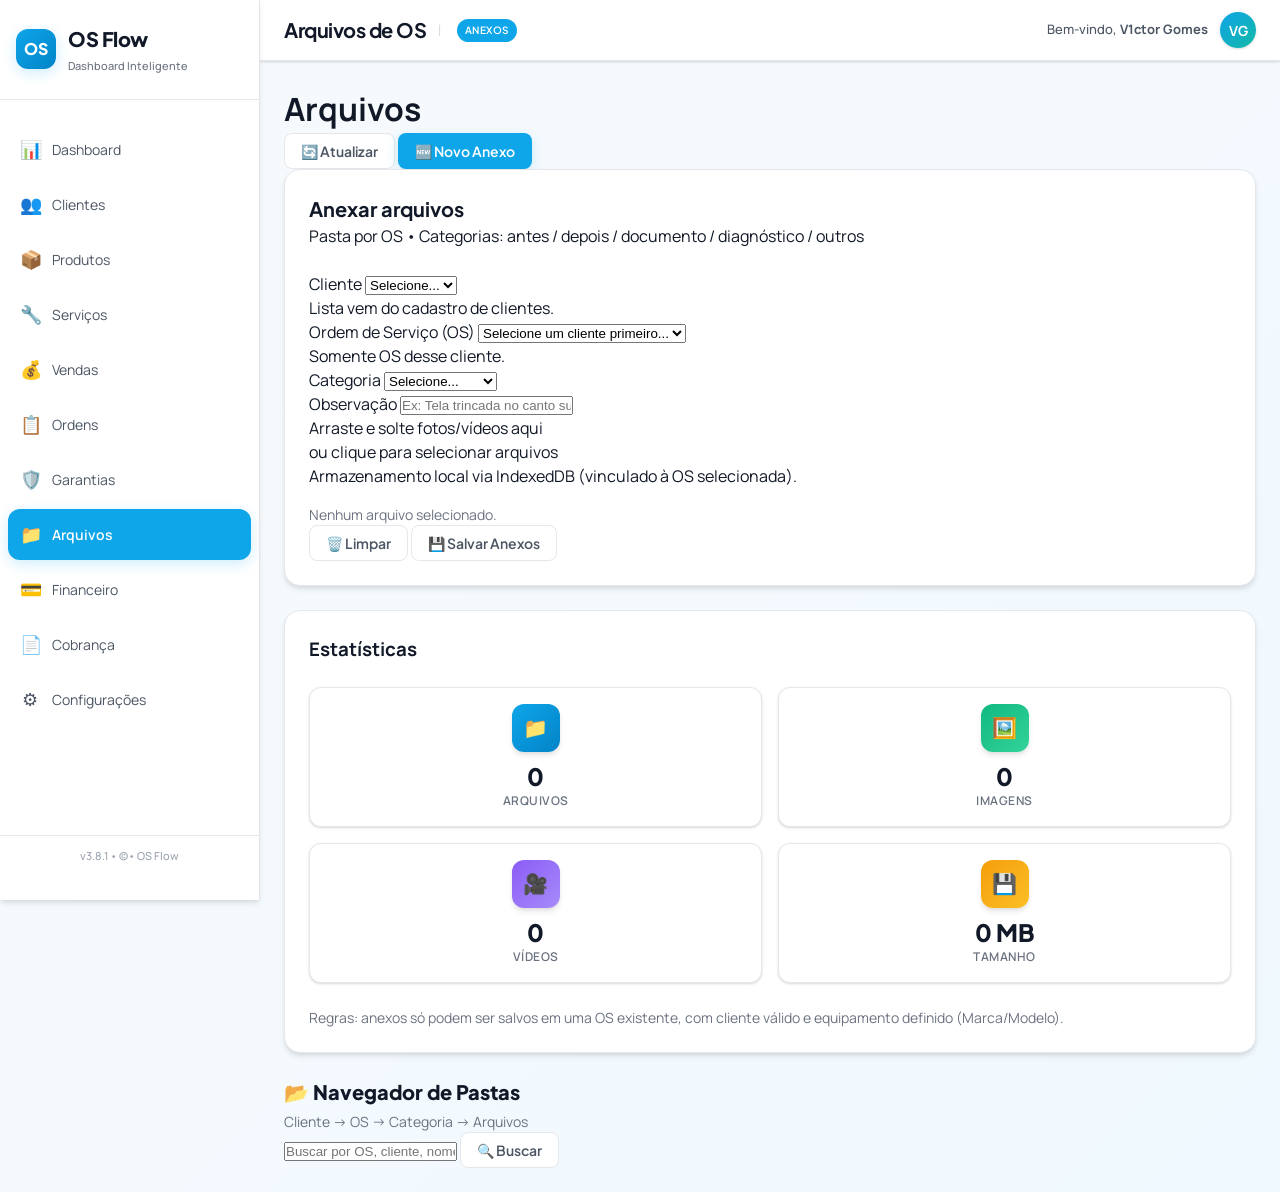
<file: pages/arquivos.html>
<!DOCTYPE html>
<html lang="pt-BR">
<head>
  <meta charset="UTF-8" />
  <title>OS Flow • Arquivos</title>
  <meta name="viewport" content="width=device-width,initial-scale=1" />
  <link rel="preconnect" href="https://fonts.googleapis.com">
  <link rel="preconnect" href="https://fonts.gstatic.com" crossorigin>
  <link href="https://fonts.googleapis.com/css2?family=Manrope:wght@300;400;500;600;700;800&family=Plus+Jakarta+Sans:wght@400;500;600;700;800&display=swap" rel="stylesheet">
  <link rel="stylesheet" href="../assets/css/main.css">
</head>
<body>
  <div class="layout" id="mainLayout">
    <!-- SIDEBAR -->
    <div class="sidebar-wrapper">
      <aside class="sidebar">
        <div class="sidebar-logo">
          <div class="sidebar-logo-icon" onclick="toggleSidebar()">OS</div>
          <div class="sidebar-logo-text">
            <h1>OS Flow</h1>
            <small>Dashboard Inteligente</small>
          </div>
        </div>

        <ul class="menu">
          <li><a href="../index.html">
            <span class="menu-icon">📊</span>
            <span class="menu-text">Dashboard</span>
            <span class="menu-tooltip">Dashboard</span>
          </a></li>
          <li><a href="cadastrar-clientes.html">
            <span class="menu-icon">👥</span>
            <span class="menu-text">Clientes</span>
            <span class="menu-tooltip">Clientes</span>
          </a></li>
          <li><a href="produtos.html">
            <span class="menu-icon">📦</span>
            <span class="menu-text">Produtos</span>
            <span class="menu-tooltip">Produtos</span>
          </a></li>
          <li><a href="servicos.html">
            <span class="menu-icon">🔧</span>
            <span class="menu-text">Serviços</span>
            <span class="menu-tooltip">Serviços</span>
          </a></li>
          <li><a href="vendas.html">
            <span class="menu-icon">💰</span>
            <span class="menu-text">Vendas</span>
            <span class="menu-tooltip">Vendas</span>
          </a></li>
          <li><a href="ordem-servico.html">
            <span class="menu-icon">📋</span>
            <span class="menu-text">Ordens</span>
            <span class="menu-tooltip">Ordens</span>
          </a></li>
          <li><a href="garantias.html">
            <span class="menu-icon">🛡️</span>
            <span class="menu-text">Garantias</span>
            <span class="menu-tooltip">Garantias</span>
          </a></li>
          <li><a href="arquivos.html" class="active">
            <span class="menu-icon">📁</span>
            <span class="menu-text">Arquivos</span>
            <span class="menu-tooltip">Arquivos</span>
          </a></li>
          <li><a href="#">
            <span class="menu-icon">💳</span>
            <span class="menu-text">Financeiro</span>
            <span class="menu-tooltip">Financeiro</span>
          </a></li>
          <li><a href="#">
            <span class="menu-icon">📄</span>
            <span class="menu-text">Cobrança</span>
            <span class="menu-tooltip">Cobrança</span>
          </a></li>
          <li><a href="#">
            <span class="menu-icon">⚙️</span>
            <span class="menu-text">Configurações</span>
            <span class="menu-tooltip">Configurações</span>
          </a></li>
        </ul>

        <div class="sidebar-footer">
          v3.8.1 • © <span id="ano-atual"></span> • OS Flow
        </div>
      </aside>
    </div>

    <!-- MAIN -->
    <div class="main-wrapper">
      <header class="topbar">
        <div class="topbar-title">
          Arquivos de OS
          <div class="breadcrumb"><span>Anexos</span></div>
        </div>
        <div class="user-info">
          <span>Bem-vindo, <strong>V1ctor Gomes</strong></span>
          <div class="user-avatar">VG</div>
        </div>
      </header>

      <main class="content">
        <div class="page-header">
          <h1>Arquivos</h1>
          <div class="page-actions">
            <button class="btn" onclick="refreshAll()">🔄 Atualizar</button>
            <button class="btn btn-primary" onclick="resetUploadWizard()">🆕 Novo Anexo</button>
          </div>
        </div>

        <div class="grid">
          <!-- Upload -->
          <section class="panel">
            <div class="panel-header">
              <div>
                <h2>Anexar arquivos</h2>
                <div class="panel-sub">Pasta por OS • Categorias: antes / depois / documento / diagnóstico / outros</div>
              </div>
            </div>

            <form id="arquivoForm" onsubmit="salvarAnexos(event)">
              <div class="form-group">
                <label class="form-label required" for="clienteSelect">Cliente</label>
                <select id="clienteSelect" class="form-input form-select" required onchange="onClienteChange()">
                  <option value="">Selecione...</option>
                </select>
                <div class="hint">Lista vem do cadastro de clientes.</div>
              </div>

              <div class="form-group">
                <label class="form-label required" for="osSelect">Ordem de Serviço (OS)</label>
                <select id="osSelect" class="form-input form-select" required onchange="onOSChange()">
                  <option value="">Selecione um cliente primeiro...</option>
                </select>
                <div class="hint" id="osHint">Somente OS desse cliente.</div>
              </div>

              <div class="form-group">
                <label class="form-label required" for="categoria">Categoria</label>
                <select id="categoria" class="form-input form-select" required>
                  <option value="">Selecione...</option>
                  <option value="antes">📷 Antes</option>
                  <option value="depois">✅ Depois</option>
                  <option value="diagnostico">🧪 Diagnóstico</option>
                  <option value="documento">📄 Documento</option>
                  <option value="outros">📁 Outros</option>
                </select>
              </div>

              <div class="form-group">
                <label class="form-label" for="observacao">Observação</label>
                <input type="text" id="observacao" class="form-input" placeholder="Ex: Tela trincada no canto superior">
              </div>

              <input id="fileInput" type="file" accept="image/*,video/*" multiple style="display:none" />

              <div class="dropzone" id="dropzone" onclick="document.getElementById('fileInput').click()">
                <div class="dropzone-title">Arraste e solte fotos/vídeos aqui</div>
                <div class="dropzone-sub">ou clique para selecionar arquivos</div>
                <div class="file-hint">Armazenamento local via IndexedDB (vinculado à OS selecionada).</div>
              </div>

              <div style="margin-top: var(--space-4); font-size: 0.875rem; color: var(--text-tertiary);" id="selectedFilesInfo">
                Nenhum arquivo selecionado.
              </div>

              <div class="form-actions">
                <button type="button" class="btn btn-danger" onclick="resetUploadWizard()">🗑️ Limpar</button>
                <button type="submit" class="btn btn-success" id="btnSalvarAnexo">💾 Salvar Anexos</button>
              </div>
            </form>
          </section>

          <!-- Stats -->
          <aside class="panel">
            <div class="panel-header">
              <h3>Estatísticas</h3>
            </div>

            <div class="stats-grid">
              <div class="stat-card">
                <div class="stat-icon" style="background: linear-gradient(135deg, var(--primary-500) 0%, var(--primary-600) 100%);">📁</div>
                <div class="stat-value" id="statTotal">0</div>
                <div class="stat-label">Arquivos</div>
              </div>
              <div class="stat-card">
                <div class="stat-icon" style="background: linear-gradient(135deg, var(--success) 0%, #34d399 100%);">🖼️</div>
                <div class="stat-value" id="statImagens">0</div>
                <div class="stat-label">Imagens</div>
              </div>
              <div class="stat-card">
                <div class="stat-icon" style="background: linear-gradient(135deg, var(--purple) 0%, #a78bfa 100%);">🎥</div>
                <div class="stat-value" id="statVideos">0</div>
                <div class="stat-label">Vídeos</div>
              </div>
              <div class="stat-card">
                <div class="stat-icon" style="background: linear-gradient(135deg, var(--warning) 0%, #fbbf24 100%);">💾</div>
                <div class="stat-value" id="statSize">0 MB</div>
                <div class="stat-label">Tamanho</div>
              </div>
            </div>

            <div style="font-size: 0.875rem; color: var(--text-tertiary);">
              Regras: anexos só podem ser salvos em uma OS existente, com cliente válido e equipamento definido (Marca/Modelo).
            </div>
          </aside>
        </div>

        <!-- Browser -->
        <section class="browser-panel">
          <div class="browser-header">
            <div>
              <div style="font-family: var(--font-primary); font-weight: 900; font-size: 1.25rem;">📂 Navegador de Pastas</div>
              <div style="color: var(--text-tertiary); font-size:0.875rem; margin-top:0.25rem;">
                Cliente → OS → Categoria → Arquivos
              </div>
            </div>
            <div class="search-container">
              <input id="searchInput" class="search-input" type="text" placeholder="Buscar por OS, cliente, nome do arquivo..." onkeyup="renderBrowser()">
              <button class="btn" onclick="renderBrowser()">🔍 Buscar</button>
            </div>
          </div>

          <div class="pathbar" id="pathbar"></div>

          <div id="browserGrid" class="grid-cards"></div>

          <div id="emptyState" class="empty-state" style="display:none;">
            <div class="empty-state-icon">📭</div>
            <h3>Nenhum item para mostrar</h3>
            <p>Cadastre clientes/OS e envie arquivos vinculados à OS.</p>
          </div>
        </section>
      </main>
    </div>
  </div>

  <!-- Modal Preview -->
  <div class="modal-backdrop" id="modalDetalhes">
    <div class="modal">
      <div class="modal-header">
        <h3 id="modalTitulo">Detalhes</h3>
        <button class="modal-close" onclick="fecharModalDetalhes()">×</button>
      </div>
      <div class="modal-body" id="modalCorpo"></div>
      <div style="display:flex; justify-content:flex-end; gap: var(--space-3); margin-top: var(--space-6);">
        <button class="btn btn-primary" onclick="fecharModalDetalhes()">✅ OK</button>
      </div>
    </div>
  </div>

  <!-- Modal Confirmação -->
  <div class="modal-backdrop" id="modalConfirmacao">
    <div class="modal" style="width: 520px;">
      <div class="modal-header">
        <h3 id="modalConfTitulo">Confirmar Exclusão</h3>
        <button class="modal-close" onclick="fecharModalConfirmacao()">×</button>
      </div>
      <div class="modal-body" id="modalConfCorpo"></div>
      <div style="display:flex; justify-content:flex-end; gap: var(--space-3); margin-top: var(--space-6);">
        <button class="btn" onclick="fecharModalConfirmacao()">Cancelar</button>
        <button class="btn btn-danger" id="btnConfirmarExcluir">Confirmar</button>
      </div>
    </div>
  </div>
  <script src="../assets/js/main.js"></script>
</body>
</html>
</file>
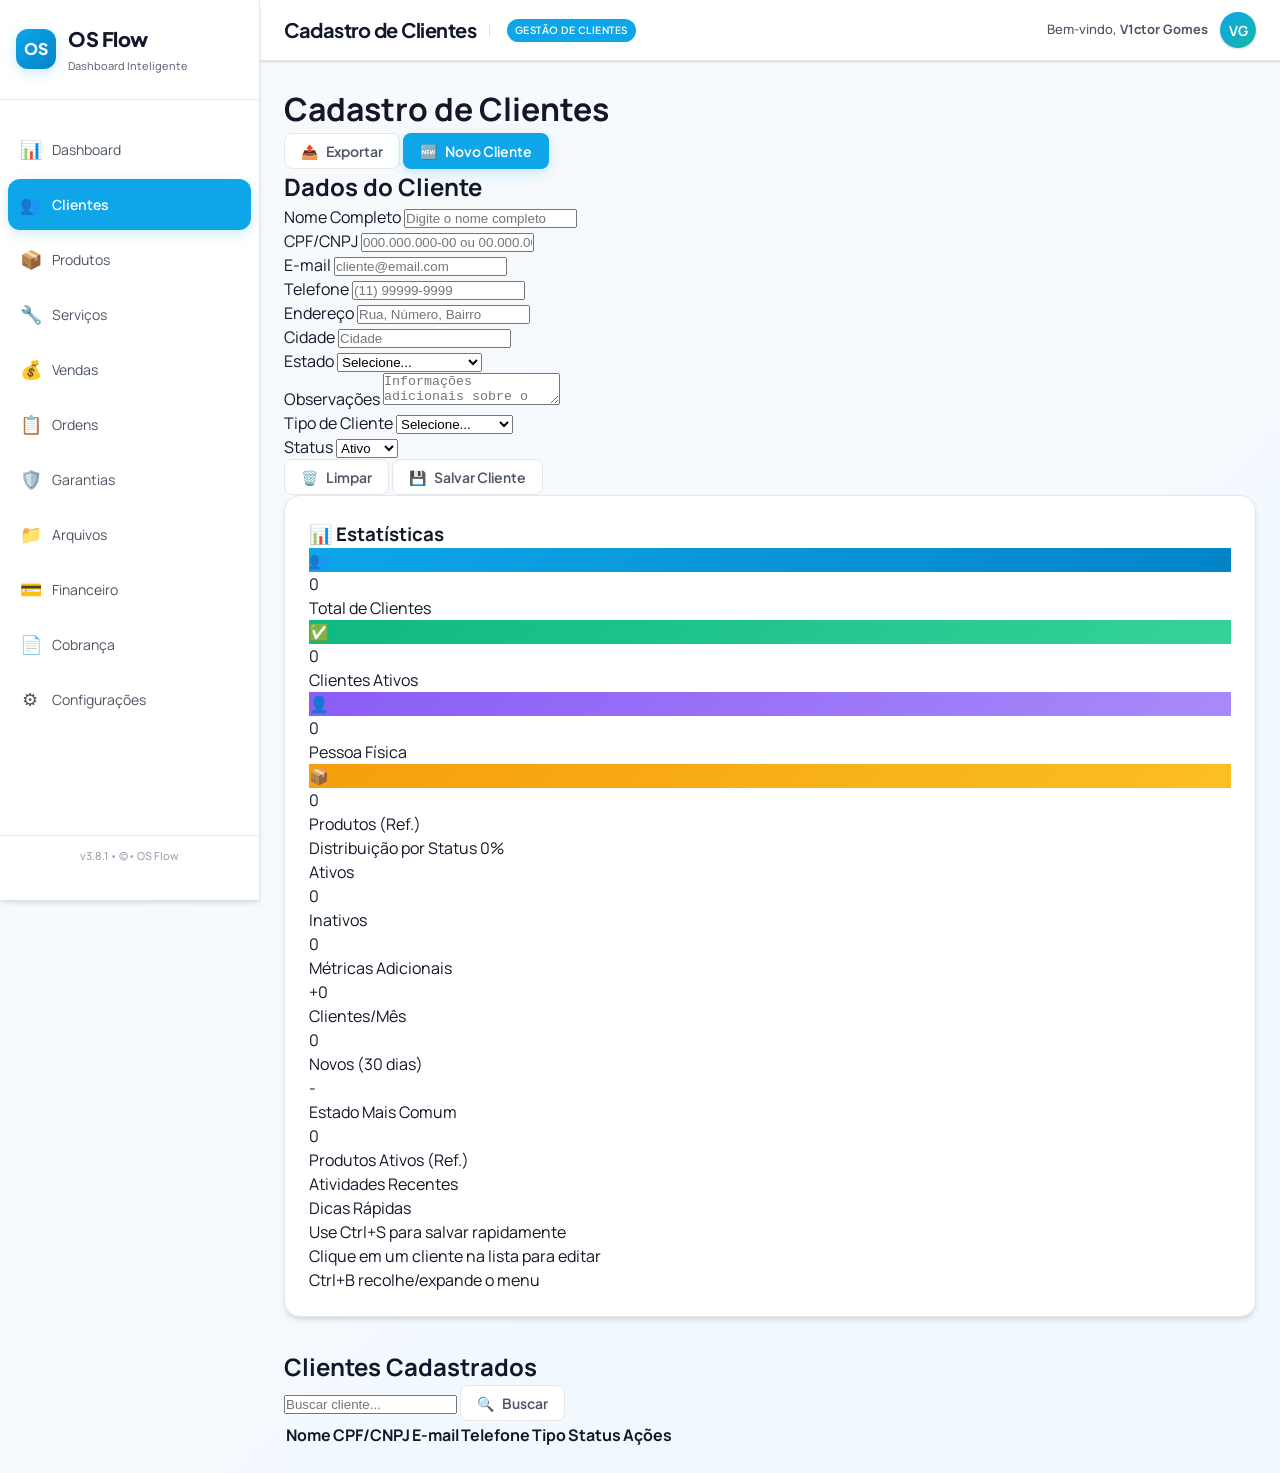
<file: pages/cadastrar-clientes.html>
<!DOCTYPE html>
<html lang="pt-BR">
<head>
  <meta charset="UTF-8" />
  <title>OS Flow • Cadastro de Clientes</title>
  <meta name="viewport" content="width=device-width,initial-scale=1" />
  <link rel="preconnect" href="https://fonts.googleapis.com">
  <link rel="preconnect" href="https://fonts.gstatic.com" crossorigin>
  <link href="https://fonts.googleapis.com/css2?family=Manrope:wght@300;400;500;600;700;800&family=Plus+Jakarta+Sans:wght@400;500;600;700;800&display=swap" rel="stylesheet">
  <link rel="stylesheet" href="../assets/css/main.css">
</head>
<body>
  <div class="layout" id="mainLayout">
    <!-- SIDEBAR RECOLHÍVEL -->
    <div class="sidebar-wrapper">
      <aside class="sidebar">
        <div class="sidebar-logo">
          <div class="sidebar-logo-icon" onclick="toggleSidebar()">OS</div>
          <div class="sidebar-logo-text">
            <h1>OS Flow</h1>
            <small>Dashboard Inteligente</small>
          </div>
        </div>
        <ul class="menu">
          <li><a href="../index.html">
            <span class="menu-icon">📊</span>
            <span class="menu-text">Dashboard</span>
            <span class="menu-tooltip">Dashboard</span>
          </a></li>
          <li><a href="cadastrar-clientes.html" class="active">
            <span class="menu-icon">👥</span>
            <span class="menu-text">Clientes</span>
            <span class="menu-tooltip">Clientes</span>
          </a></li>
          <li><a href="produtos.html">
            <span class="menu-icon">📦</span>
            <span class="menu-text">Produtos</span>
            <span class="menu-tooltip">Produtos</span>
          </a></li>
          <li><a href="servicos.html">
            <span class="menu-icon">🔧</span>
            <span class="menu-text">Serviços</span>
            <span class="menu-tooltip">Serviços</span>
          </a></li>
          <li><a href="#">
            <span class="menu-icon">💰</span>
            <span class="menu-text">Vendas</span>
            <span class="menu-tooltip">Vendas</span>
          </a></li>
          <li><a href="ordem-servico.html">
            <span class="menu-icon">📋</span>
            <span class="menu-text">Ordens</span>
            <span class="menu-tooltip">Ordens</span>
          </a></li>
          <li><a href="#">
            <span class="menu-icon">🛡️</span>
            <span class="menu-text">Garantias</span>
            <span class="menu-tooltip">Garantias</span>
          </a></li>
          <li><a href="#">
            <span class="menu-icon">📁</span>
            <span class="menu-text">Arquivos</span>
            <span class="menu-tooltip">Arquivos</span>
          </a></li>
          <li><a href="#">
            <span class="menu-icon">💳</span>
            <span class="menu-text">Financeiro</span>
            <span class="menu-tooltip">Financeiro</span>
          </a></li>
          <li><a href="#">
            <span class="menu-icon">📄</span>
            <span class="menu-text">Cobrança</span>
            <span class="menu-tooltip">Cobrança</span>
          </a></li>
          <li><a href="#">
            <span class="menu-icon">⚙️</span>
            <span class="menu-text">Configurações</span>
            <span class="menu-tooltip">Configurações</span>
          </a></li>
        </ul>
        <div class="sidebar-footer">
          v3.8.1 • © <span id="ano-atual"></span> • OS Flow
        </div>
      </aside>
    </div>

    <!-- ÁREA PRINCIPAL -->
    <div class="main-wrapper">
      <header class="topbar">
        <div class="topbar-left">
          <div class="topbar-title">
            Cadastro de Clientes
            <div class="breadcrumb">
              <span>Gestão de Clientes</span>
            </div>
          </div>
        </div>
        <div class="user-info">
          <span>Bem-vindo, <strong>V1ctor Gomes</strong></span>
          <div class="user-avatar">VG</div>
        </div>
      </header>

      <main class="content fade-in">
        <div class="client-header slide-in">
          <h1>Cadastro de Clientes</h1>
          <div class="client-actions">
            <button class="btn" onclick="exportarClientes()">
              <span>📤</span> Exportar
            </button>
            <button class="btn btn-primary" onclick="limparFormulario()">
              <span>🆕</span> Novo Cliente
            </button>
          </div>
        </div>

        <div class="client-form-container">
          <section class="form-panel slide-in">
            <div class="form-panel-header">
              <h2>Dados do Cliente</h2>
            </div>

            <form id="clienteForm" onsubmit="salvarCliente(event)">
              <div class="form-row">
                <div class="form-group">
                  <label class="form-label required" for="nome">Nome Completo</label>
                  <input type="text" id="nome" class="form-input" placeholder="Digite o nome completo" required>
                </div>

                <div class="form-group">
                  <label class="form-label required" for="cpf_cnpj">CPF/CNPJ</label>
                  <input type="text" id="cpf_cnpj" class="form-input" placeholder="000.000.000-00 ou 00.000.000/0000-00" required>
                </div>
              </div>

              <div class="form-row">
                <div class="form-group">
                  <label class="form-label required" for="email">E-mail</label>
                  <input type="email" id="email" class="form-input" placeholder="cliente@email.com" required>
                </div>

                <div class="form-group">
                  <label class="form-label required" for="telefone">Telefone</label>
                  <input type="tel" id="telefone" class="form-input" placeholder="(11) 99999-9999" required>
                </div>
              </div>

              <div class="form-group">
                <label class="form-label" for="endereco">Endereço</label>
                <input type="text" id="endereco" class="form-input" placeholder="Rua, Número, Bairro">
              </div>

              <div class="form-row">
                <div class="form-group">
                  <label class="form-label" for="cidade">Cidade</label>
                  <input type="text" id="cidade" class="form-input" placeholder="Cidade">
                </div>

                <div class="form-group">
                  <label class="form-label" for="estado">Estado</label>
                  <select id="estado" class="form-input form-select">
                    <option value="">Selecione...</option>
                    <option value="AC">Acre</option>
                    <option value="AL">Alagoas</option>
                    <option value="AP">Amapá</option>
                    <option value="AM">Amazonas</option>
                    <option value="BA">Bahia</option>
                    <option value="CE">Ceará</option>
                    <option value="DF">Distrito Federal</option>
                    <option value="ES">Espírito Santo</option>
                    <option value="GO">Goiás</option>
                    <option value="MA">Maranhão</option>
                    <option value="MT">Mato Grosso</option>
                    <option value="MS">Mato Grosso do Sul</option>
                    <option value="MG">Minas Gerais</option>
                    <option value="PA">Pará</option>
                    <option value="PB">Paraíba</option>
                    <option value="PR">Paraná</option>
                    <option value="PE">Pernambuco</option>
                    <option value="PI">Piauí</option>
                    <option value="RJ">Rio de Janeiro</option>
                    <option value="RN">Rio Grande do Norte</option>
                    <option value="RS">Rio Grande do Sul</option>
                    <option value="RO">Rondônia</option>
                    <option value="RR">Roraima</option>
                    <option value="SC">Santa Catarina</option>
                    <option value="SP">São Paulo</option>
                    <option value="SE">Sergipe</option>
                    <option value="TO">Tocantins</option>
                  </select>
                </div>
              </div>

              <div class="form-group">
                <label class="form-label" for="observacoes">Observações</label>
                <textarea id="observacoes" class="form-input form-textarea" placeholder="Informações adicionais sobre o cliente..."></textarea>
              </div>

              <div class="form-row">
                <div class="form-group">
                  <label class="form-label required" for="tipo">Tipo de Cliente</label>
                  <select id="tipo" class="form-input form-select" required>
                    <option value="">Selecione...</option>
                    <option value="PF">Pessoa Física</option>
                    <option value="PJ">Pessoa Jurídica</option>
                  </select>
                </div>

                <div class="form-group">
                  <label class="form-label required" for="status">Status</label>
                  <select id="status" class="form-input form-select" required>
                    <option value="ativo">Ativo</option>
                    <option value="inativo">Inativo</option>
                  </select>
                </div>
              </div>

              <div class="form-actions">
                <button type="button" class="btn btn-danger" onclick="limparFormulario()">
                  <span>🗑️</span> Limpar
                </button>
                <button type="submit" class="btn btn-success">
                  <span>💾</span> Salvar Cliente
                </button>
              </div>
            </form>
          </section>

          <aside class="stats-panel slide-in">
            <div class="stats-panel-header">
              <h3>📊 Estatísticas</h3>
            </div>

            <div class="stats-main-grid">
              <div class="stat-main-card">
                <div class="stat-main-icon" style="background: linear-gradient(135deg, var(--primary-500) 0%, var(--primary-600) 100%);">👥</div>
                <div class="stat-main-value" id="totalClientes">0</div>
                <div class="stat-main-label">Total de Clientes</div>
              </div>

              <div class="stat-main-card">
                <div class="stat-main-icon" style="background: linear-gradient(135deg, var(--success) 0%, #34d399 100%);">✅</div>
                <div class="stat-main-value" id="clientesAtivos">0</div>
                <div class="stat-main-label">Clientes Ativos</div>
              </div>

              <div class="stat-main-card">
                <div class="stat-main-icon" style="background: linear-gradient(135deg, var(--purple) 0%, #a78bfa 100%);">👤</div>
                <div class="stat-main-value" id="clientesPF">0</div>
                <div class="stat-main-label">Pessoa Física</div>
              </div>

              <div class="stat-main-card">
                <div class="stat-main-icon" style="background: linear-gradient(135deg, var(--warning) 0%, #fbbf24 100%);">📦</div>
                <div class="stat-main-value" id="totalProdutosRef">0</div>
                <div class="stat-main-label">Produtos (Ref.)</div>
              </div>
            </div>

            <div class="distribution-chart">
              <div class="distribution-title">
                <span>Distribuição por Status</span>
                <span id="percentAtivos">0%</span>
              </div>
              <div class="distribution-bars">
                <div class="distribution-bar">
                  <span class="distribution-bar-label">Ativos</span>
                  <div class="distribution-bar-container">
                    <div class="distribution-bar-fill" id="barAtivos" style="background: linear-gradient(90deg, var(--success) 0%, #34d399 100%); width: 0%;">
                      <span class="distribution-bar-value" id="barAtivosValue">0</span>
                    </div>
                  </div>
                </div>

                <div class="distribution-bar">
                  <span class="distribution-bar-label">Inativos</span>
                  <div class="distribution-bar-container">
                    <div class="distribution-bar-fill" id="barInativos" style="background: linear-gradient(90deg, var(--danger) 0%, #f87171 100%); width: 0%;">
                      <span class="distribution-bar-value" id="barInativosValue">0</span>
                    </div>
                  </div>
                </div>
              </div>
            </div>

            <div class="additional-stats">
              <div class="additional-stats-title">Métricas Adicionais</div>
              <div class="additional-stats-grid">
                <div class="additional-stat-item">
                  <div class="additional-stat-value" id="mediaMensal">+0</div>
                  <div class="additional-stat-label">Clientes/Mês</div>
                </div>
                <div class="additional-stat-item">
                  <div class="additional-stat-value" id="novosUltimoMes">0</div>
                  <div class="additional-stat-label">Novos (30 dias)</div>
                </div>
                <div class="additional-stat-item">
                  <div class="additional-stat-value" id="cidadeMais">-</div>
                  <div class="additional-stat-label">Estado Mais Comum</div>
                </div>
                <div class="additional-stat-item">
                  <div class="additional-stat-value" id="produtosAtivosRef">0</div>
                  <div class="additional-stat-label">Produtos Ativos (Ref.)</div>
                </div>
              </div>
            </div>

            <div class="recent-activities">
              <div class="activities-title">Atividades Recentes</div>
              <div class="activities-list" id="atividadesLista"></div>
            </div>

            <div class="quick-tips">
              <div class="tips-title">Dicas Rápidas</div>
              <div class="tips-list">
                <div class="tip-item">Use Ctrl+S para salvar rapidamente</div>
                <div class="tip-item">Clique em um cliente na lista para editar</div>
                <div class="tip-item">Ctrl+B recolhe/expande o menu</div>
              </div>
            </div>
          </aside>
        </div>

        <section class="clients-panel slide-in">
          <div class="clients-panel-header">
            <h2>Clientes Cadastrados</h2>
            <div class="search-container">
              <input type="text" class="search-input" placeholder="Buscar cliente..." id="buscarCliente" onkeyup="filtrarClientes()">
              <button class="btn" onclick="filtrarClientes()">
                <span>🔍</span> Buscar
              </button>
            </div>
          </div>

          <div class="table-container">
            <table class="clients-table" id="tabelaClientes">
              <thead>
                <tr>
                  <th>Nome</th>
                  <th>CPF/CNPJ</th>
                  <th>E-mail</th>
                  <th>Telefone</th>
                  <th>Tipo</th>
                  <th>Status</th>
                  <th>Ações</th>
                </tr>
              </thead>
              <tbody id="clientesLista"></tbody>
            </table>
          </div>

          <div id="semClientes" class="empty-state" style="display: none;">
            <div class="empty-state-icon">👥</div>
            <h3>Nenhum cliente cadastrado</h3>
            <p>Comece cadastrando seu primeiro cliente usando o formulário acima.</p>
          </div>
        </section>
      </main>
    </div>
  </div>

  <!-- MODAL DE CONFIRMAÇÃO -->
  <div class="modal-backdrop" id="modalConfirmacao">
    <div class="modal">
      <div class="modal-header">
        <h3 id="modalTitulo">Confirmação</h3>
        <button class="modal-close" onclick="fecharModal()">×</button>
      </div>
      <div class="modal-body" id="modalCorpo"></div>
      <div style="display: flex; justify-content: flex-end; gap: var(--space-3); margin-top: var(--space-6);">
        <button class="btn" onclick="fecharModal()">Cancelar</button>
        <button class="btn btn-danger" id="btnConfirmarAcao" onclick="confirmarAcao()">Confirmar</button>
      </div>
    </div>
  </div>
  <script src="../assets/js/main.js"></script>
</body>
</html>
</file>
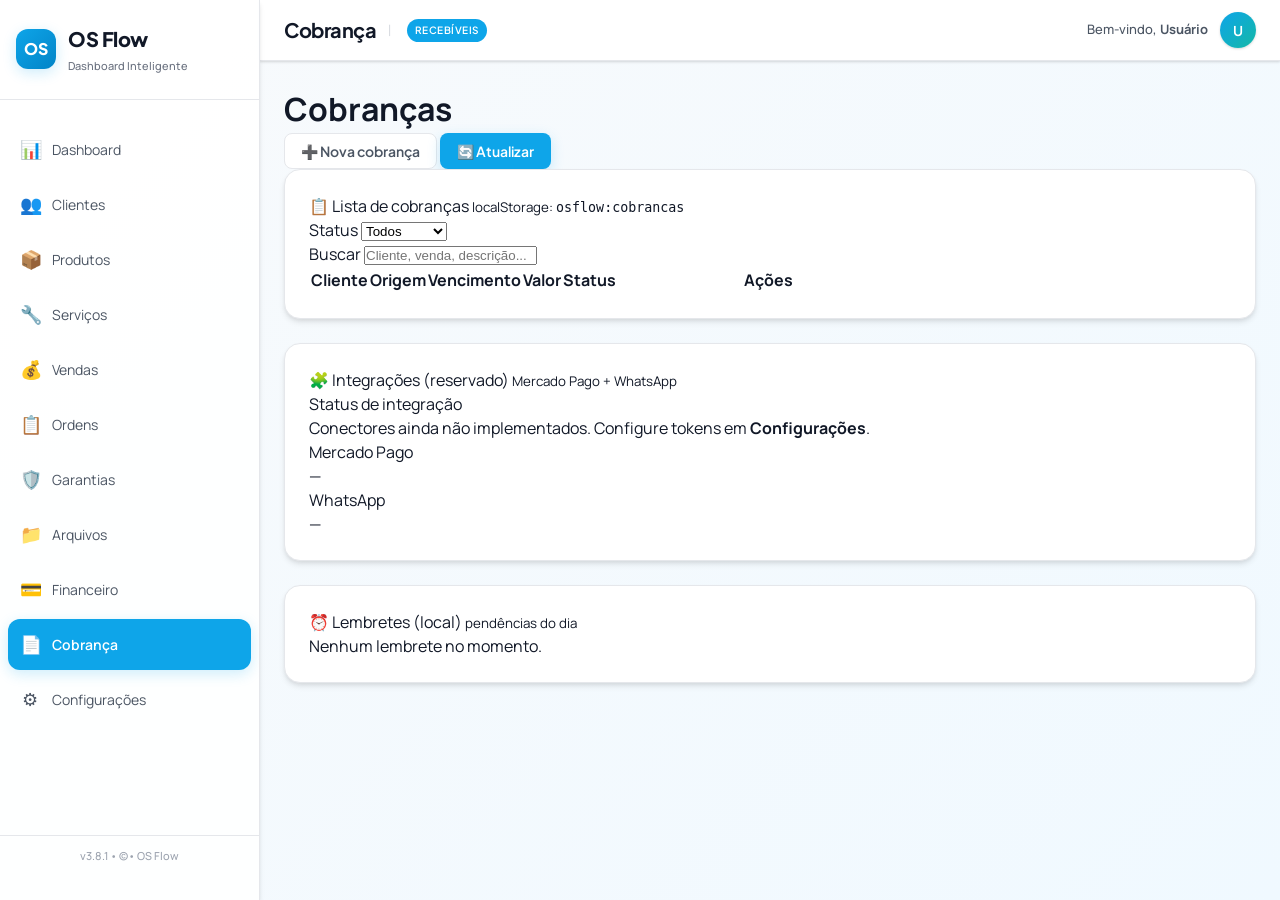
<file: pages/cobranca.html>
<!DOCTYPE html>
<html lang="pt-BR">
<head>
  <meta charset="UTF-8" />
  <title>OS Flow • Cobrança</title>
  <meta name="viewport" content="width=device-width,initial-scale=1" />
  <link rel="preconnect" href="https://fonts.googleapis.com">
  <link rel="preconnect" href="https://fonts.gstatic.com" crossorigin>
  <link href="https://fonts.googleapis.com/css2?family=Manrope:wght@300;400;500;600;700;800&family=Plus+Jakarta+Sans:wght@400;500;600;700;800&display=swap" rel="stylesheet">
  <link rel="stylesheet" href="../assets/css/main.css">
</head>

<body>
  <div class="layout" id="mainLayout">
    <div class="sidebar-wrapper">
      <aside class="sidebar">
        <div class="sidebar-logo">
          <div class="sidebar-logo-icon" onclick="toggleSidebar()">OS</div>
          <div class="sidebar-logo-text">
            <h1>OS Flow</h1>
            <small>Dashboard Inteligente</small>
          </div>
        </div>

        <ul class="menu">
          <li><a href="../index.html"><span class="menu-icon">📊</span><span class="menu-text">Dashboard</span><span class="menu-tooltip">Dashboard</span></a></li>
          <li><a href="cadastrar-clientes.html"><span class="menu-icon">👥</span><span class="menu-text">Clientes</span><span class="menu-tooltip">Clientes</span></a></li>
          <li><a href="produtos.html"><span class="menu-icon">📦</span><span class="menu-text">Produtos</span><span class="menu-tooltip">Produtos</span></a></li>
          <li><a href="servicos.html"><span class="menu-icon">🔧</span><span class="menu-text">Serviços</span><span class="menu-tooltip">Serviços</span></a></li>
          <li><a href="vendas.html"><span class="menu-icon">💰</span><span class="menu-text">Vendas</span><span class="menu-tooltip">Vendas</span></a></li>
          <li><a href="ordem-servico.html"><span class="menu-icon">📋</span><span class="menu-text">Ordens</span><span class="menu-tooltip">Ordens</span></a></li>
          <li><a href="garantias.html"><span class="menu-icon">🛡️</span><span class="menu-text">Garantias</span><span class="menu-tooltip">Garantias</span></a></li>
          <li><a href="arquivos.html"><span class="menu-icon">📁</span><span class="menu-text">Arquivos</span><span class="menu-tooltip">Arquivos</span></a></li>
          <li><a href="financeiro.html"><span class="menu-icon">💳</span><span class="menu-text">Financeiro</span><span class="menu-tooltip">Financeiro</span></a></li>
          <li><a href="cobranca.html" class="active"><span class="menu-icon">📄</span><span class="menu-text">Cobrança</span><span class="menu-tooltip">Cobrança</span></a></li>
          <li><a href="configuracoes.html"><span class="menu-icon">⚙️</span><span class="menu-text">Configurações</span><span class="menu-tooltip">Configurações</span></a></li>
        </ul>

        <div class="sidebar-footer">v3.8.1 • © <span id="ano-atual"></span> • OS Flow</div>
      </aside>
    </div>

    <div class="main-wrapper">
      <header class="topbar">
        <div class="topbar-title">
          Cobrança
          <div class="breadcrumb"><span>Recebíveis</span></div>
        </div>
        <div class="user-info">
          <span>Bem-vindo, <strong id="topUserName">Usuário</strong></span>
          <div class="user-avatar" id="topUserAvatar">U</div>
        </div>
      </header>

      <main class="content">
        <div class="page-header">
          <h1>Cobranças</h1>
          <div class="actions">
            <button class="btn" type="button" onclick="abrirModalNovaCobranca()">➕ Nova cobrança</button>
            <button class="btn btn-primary" type="button" onclick="refresh()">🔄 Atualizar</button>
          </div>
        </div>

        <div class="grid">
          <!-- esquerda: lista -->
          <div>
            <section class="panel">
              <div class="panel-title">
                <span>📋 Lista de cobranças</span>
                <small>localStorage: <span style="font-family: ui-monospace, Menlo, monospace;">osflow:cobrancas</span></small>
              </div>

              <div class="form-row">
                <div class="field">
                  <label for="filtroStatus">Status</label>
                  <select id="filtroStatus" onchange="render()">
                    <option value="">Todos</option>
                    <option value="aberta">Aberta</option>
                    <option value="atrasada">Atrasada</option>
                    <option value="parcial">Parcial</option>
                    <option value="paga">Paga</option>
                    <option value="cancelada">Cancelada</option>
                    <option value="rascunho">Rascunho</option>
                  </select>
                </div>
                <div class="field">
                  <label for="filtroBusca">Buscar</label>
                  <input id="filtroBusca" placeholder="Cliente, venda, descrição..." oninput="render()" />
                </div>
              </div>

              <div style="overflow:auto;">
                <table class="table" aria-label="Cobranças">
                  <thead>
                    <tr>
                      <th>Cliente</th>
                      <th>Origem</th>
                      <th>Vencimento</th>
                      <th>Valor</th>
                      <th>Status</th>
                      <th style="width: 300px;">Ações</th>
                    </tr>
                  </thead>
                  <tbody id="cobrancasTbody"></tbody>
                </table>
              </div>

              <div id="cobrancasEmpty" class="empty" style="display:none; margin-top: var(--space-4);">
                Nenhuma cobrança ainda. Crie uma nova ou gere a partir de uma venda.
              </div>
            </section>
          </div>

          <!-- direita: detalhes / integrações -->
          <div>
            <section class="panel">
              <div class="panel-title">
                <span>🧩 Integrações (reservado)</span>
                <small>Mercado Pago + WhatsApp</small>
              </div>

              <div class="field" style="margin-bottom:0;">
                <label>Status de integração</label>
                <div class="hint" id="integracoesHint">
                  Conectores ainda não implementados. Configure tokens em <strong>Configurações</strong>.
                </div>
              </div>

              <div class="divider"></div>

              <div class="field">
                <label>Mercado Pago</label>
                <div class="hint" id="mpHint">—</div>
              </div>

              <div class="field" style="margin-bottom:0;">
                <label>WhatsApp</label>
                <div class="hint" id="waHint">—</div>
              </div>
            </section>

            <section class="panel">
              <div class="panel-title">
                <span>⏰ Lembretes (local)</span>
                <small>pendências do dia</small>
              </div>

              <div id="lembretesBox" class="empty">
                Nenhum lembrete no momento.
              </div>
            </section>
          </div>
        </div>
      </main>
    </div>
  </div>

  <!-- MODAL: Nova cobrança (manual) -->
  <div class="modal-backdrop" id="modalNovaCobranca">
    <div class="modal">
      <div class="modal-header">
        <h3>➕ Nova cobrança (manual)</h3>
        <button class="modal-close" type="button" onclick="fecharModalNovaCobranca()">×</button>
      </div>

      <div class="field">
        <label for="mcOrigemTipo">Origem</label>
        <select id="mcOrigemTipo" onchange="toggleOrigemRef()">
          <option value="manual">Manual</option>
          <option value="venda">Venda</option>
          <option value="os">OS</option>
        </select>
        <div class="hint">Por enquanto, “Venda” e “OS” são só referência (sem importar itens automaticamente).</div>
      </div>

      <!-- somente cliente cadastrado -->
      <div class="form-row">
        <div class="field">
          <label for="mcClienteSelect">Cliente (cadastrado)</label>
          <select id="mcClienteSelect"></select>
          <div class="hint">Somente clientes <strong>ativos</strong> aparecem aqui.</div>
        </div>
        <div class="field">
          <label for="mcClienteId">ClienteId</label>
          <input id="mcClienteId" placeholder="id do cliente" readonly />
          <div class="hint">Preenchido automaticamente ao selecionar o cliente.</div>
        </div>
      </div>

      <div class="field">
        <label for="mcClienteNome">Cliente (nome)</label>
        <input id="mcClienteNome" placeholder="Nome do cliente" readonly />
      </div>

      <div class="form-row">
        <div class="field">
          <label for="mcValor">Valor total</label>
          <input id="mcValor" type="number" step="0.01" placeholder="0.00" />
        </div>
        <div class="field">
          <label for="mcVencimento">Vencimento</label>
          <input id="mcVencimento" type="date" />
        </div>
      </div>

      <div class="form-row">
        <div class="field">
          <label for="mcParcelas">Parcelas</label>
          <input id="mcParcelas" type="number" min="1" max="36" value="1" />
        </div>
        <div class="field">
          <label for="mcDescricao">Descrição</label>
          <input id="mcDescricao" placeholder="Ex: Serviço / Venda / OS" />
        </div>
      </div>

      <div class="divider"></div>

      <div class="panel-title" style="margin-top:0;">
        <span>Reservas p/ API (não funcional)</span>
        <small>somente placeholders</small>
      </div>

      <div class="form-row">
        <div class="field">
          <label for="mcMpPreferenceId">MP preferenceId</label>
          <input id="mcMpPreferenceId" placeholder="será preenchido pela API" disabled />
        </div>
        <div class="field">
          <label for="mcWaMessageId">WA messageId</label>
          <input id="mcWaMessageId" placeholder="será preenchido pela API" disabled />
        </div>
      </div>

      <div class="modal-actions">
        <button class="btn" type="button" onclick="fecharModalNovaCobranca()">Cancelar</button>
        <button class="btn btn-success" type="button" onclick="criarCobrancaManual()">Criar</button>
      </div>
    </div>
  </div>

  <!-- MODAL: Detalhes -->
  <div class="modal-backdrop" id="modalDetalhe">
    <div class="modal">
      <div class="modal-header">
        <h3 id="detalheTitulo">Detalhes</h3>
        <button class="modal-close" type="button" onclick="fecharModalDetalhe()">×</button>
      </div>

      <div id="detalheCorpo"></div>

      <div class="modal-actions">
        <button class="btn" type="button" onclick="fecharModalDetalhe()">Fechar</button>
      </div>
    </div>
  </div>
  <script src="../assets/js/main.js"></script>
</body>
</html>
</file>
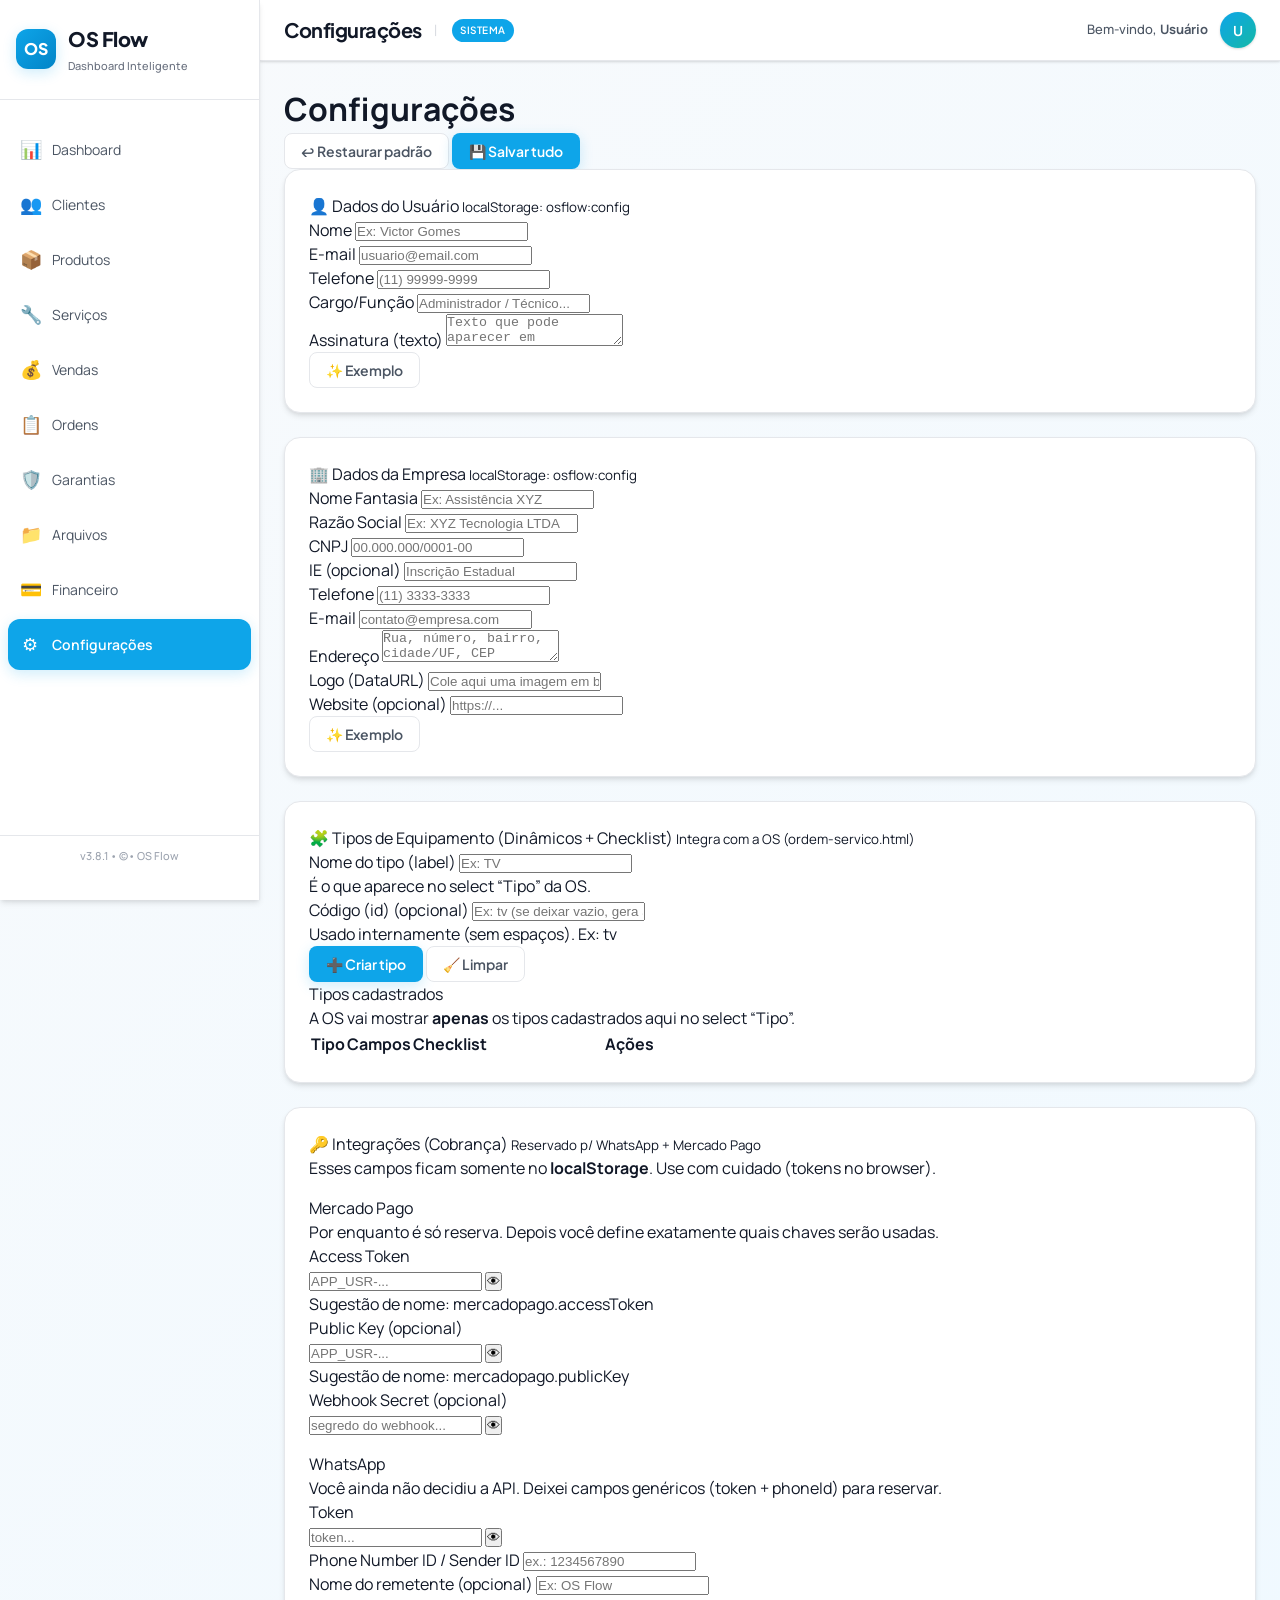
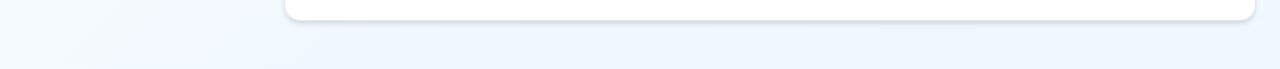
<file: pages/configuracoes.html>
<!DOCTYPE html>
<html lang="pt-BR">
<head>
  <meta charset="UTF-8" />
  <title>OS Flow • Configurações</title>
  <meta name="viewport" content="width=device-width,initial-scale=1" />
  <link rel="preconnect" href="https://fonts.googleapis.com">
  <link rel="preconnect" href="https://fonts.gstatic.com" crossorigin>
  <link href="https://fonts.googleapis.com/css2?family=Manrope:wght@300;400;500;600;700;800&family=Plus+Jakarta+Sans:wght@400;500;600;700;800&display=swap" rel="stylesheet">
  <link rel="stylesheet" href="../assets/css/main.css">
</head>

<body>
  <div class="layout" id="mainLayout">
    <div class="sidebar-wrapper">
      <aside class="sidebar">
        <div class="sidebar-logo">
          <div class="sidebar-logo-icon" onclick="toggleSidebar()">OS</div>
          <div class="sidebar-logo-text">
            <h1>OS Flow</h1>
            <small>Dashboard Inteligente</small>
          </div>
        </div>

        <ul class="menu">
          <li><a href="../index.html"><span class="menu-icon">📊</span><span class="menu-text">Dashboard</span><span class="menu-tooltip">Dashboard</span></a></li>
          <li><a href="cadastrar-clientes.html"><span class="menu-icon">👥</span><span class="menu-text">Clientes</span><span class="menu-tooltip">Clientes</span></a></li>
          <li><a href="produtos.html"><span class="menu-icon">📦</span><span class="menu-text">Produtos</span><span class="menu-tooltip">Produtos</span></a></li>
          <li><a href="servicos.html"><span class="menu-icon">🔧</span><span class="menu-text">Serviços</span><span class="menu-tooltip">Serviços</span></a></li>
          <li><a href="vendas.html"><span class="menu-icon">💰</span><span class="menu-text">Vendas</span><span class="menu-tooltip">Vendas</span></a></li>
          <li><a href="ordem-servico.html"><span class="menu-icon">📋</span><span class="menu-text">Ordens</span><span class="menu-tooltip">Ordens</span></a></li>
          <li><a href="garantias.html"><span class="menu-icon">🛡️</span><span class="menu-text">Garantias</span><span class="menu-tooltip">Garantias</span></a></li>
          <li><a href="arquivos.html"><span class="menu-icon">📁</span><span class="menu-text">Arquivos</span><span class="menu-tooltip">Arquivos</span></a></li>
          <li><a href="financeiro.html"><span class="menu-icon">💳</span><span class="menu-text">Financeiro</span><span class="menu-tooltip">Financeiro</span></a></li>
          <li><a href="configuracoes.html" class="active"><span class="menu-icon">⚙️</span><span class="menu-text">Configurações</span><span class="menu-tooltip">Configurações</span></a></li>
        </ul>

        <div class="sidebar-footer">v3.8.1 • © <span id="ano-atual"></span> • OS Flow</div>
      </aside>
    </div>

    <div class="main-wrapper">
      <header class="topbar">
        <div class="topbar-title">
          Configurações
          <div class="breadcrumb"><span>Sistema</span></div>
        </div>
        <div class="user-info">
          <span>Bem-vindo, <strong id="topUserName">Usuário</strong></span>
          <div class="user-avatar" id="topUserAvatar">U</div>
        </div>
      </header>

      <main class="content">
        <div class="page-header">
          <h1>Configurações</h1>
          <div class="actions">
            <button class="btn" type="button" onclick="resetarParaPadrao()">↩️ Restaurar padrão</button>
            <button class="btn btn-primary" type="button" onclick="salvarTudo()">💾 Salvar tudo</button>
          </div>
        </div>

        <div class="grid">
          <!-- COLUNA ESQUERDA -->
          <div>
            <section class="panel" id="panelUsuario">
              <div class="panel-title">
                <span>👤 Dados do Usuário</span>
                <small>localStorage: <span class="mono">osflow:config</span></small>
              </div>

              <div class="form-row">
                <div class="field">
                  <label for="userNome">Nome</label>
                  <input id="userNome" placeholder="Ex: Victor Gomes" />
                </div>
                <div class="field">
                  <label for="userEmail">E-mail</label>
                  <input id="userEmail" placeholder="usuario@email.com" />
                </div>
              </div>

              <div class="form-row">
                <div class="field">
                  <label for="userTelefone">Telefone</label>
                  <input id="userTelefone" placeholder="(11) 99999-9999" />
                </div>
                <div class="field">
                  <label for="userCargo">Cargo/Função</label>
                  <input id="userCargo" placeholder="Administrador / Técnico..." />
                </div>
              </div>

              <div class="field">
                <label for="userAssinatura">Assinatura (texto)</label>
                <textarea id="userAssinatura" placeholder="Texto que pode aparecer em impressões/termos..."></textarea>
              </div>

              <div class="row-actions">
                <button class="btn" type="button" onclick="preencherUsuarioMock()">✨ Exemplo</button>
              </div>
            </section>

            <section class="panel" id="panelEmpresa">
              <div class="panel-title">
                <span>🏢 Dados da Empresa</span>
                <small>localStorage: <span class="mono">osflow:config</span></small>
              </div>

              <div class="form-row">
                <div class="field">
                  <label for="empNome">Nome Fantasia</label>
                  <input id="empNome" placeholder="Ex: Assistência XYZ" />
                </div>
                <div class="field">
                  <label for="empRazao">Razão Social</label>
                  <input id="empRazao" placeholder="Ex: XYZ Tecnologia LTDA" />
                </div>
              </div>

              <div class="form-row">
                <div class="field">
                  <label for="empCnpj">CNPJ</label>
                  <input id="empCnpj" placeholder="00.000.000/0001-00" />
                </div>
                <div class="field">
                  <label for="empIe">IE (opcional)</label>
                  <input id="empIe" placeholder="Inscrição Estadual" />
                </div>
              </div>

              <div class="form-row">
                <div class="field">
                  <label for="empTelefone">Telefone</label>
                  <input id="empTelefone" placeholder="(11) 3333-3333" />
                </div>
                <div class="field">
                  <label for="empEmail">E-mail</label>
                  <input id="empEmail" placeholder="contato@empresa.com" />
                </div>
              </div>

              <div class="field">
                <label for="empEndereco">Endereço</label>
                <textarea id="empEndereco" placeholder="Rua, número, bairro, cidade/UF, CEP"></textarea>
              </div>

              <div class="form-row">
                <div class="field">
                  <label for="empLogoDataUrl">Logo (DataURL)</label>
                  <input id="empLogoDataUrl" placeholder="Cole aqui uma imagem em base64 (DataURL) — opcional" />
                </div>
                <div class="field">
                  <label for="empWebsite">Website (opcional)</label>
                  <input id="empWebsite" placeholder="https://..." />
                </div>
              </div>

              <div class="row-actions">
                <button class="btn" type="button" onclick="preencherEmpresaMock()">✨ Exemplo</button>
              </div>
            </section>
          </div>

          <!-- COLUNA DIREITA -->
          <div>
            <!-- Tipos (cadastro + lista) -->
            <section class="panel" id="panelTipos">
              <div class="panel-title">
                <span>🧩 Tipos de Equipamento (Dinâmicos + Checklist)</span>
                <small>Integra com a OS (ordem-servico.html)</small>
              </div>

              <div class="form-row">
                <div class="field">
                  <label for="novoTipoLabel">Nome do tipo (label)</label>
                  <input id="novoTipoLabel" placeholder="Ex: TV" />
                  <div class="hint">É o que aparece no select “Tipo” da OS.</div>
                </div>
                <div class="field">
                  <label for="novoTipoId">Código (id) (opcional)</label>
                  <input id="novoTipoId" placeholder="Ex: tv (se deixar vazio, gera automaticamente)" />
                  <div class="hint">Usado internamente (sem espaços). Ex: <span class="mono">tv</span></div>
                </div>
              </div>

              <div class="row-actions">
                <button class="btn btn-primary" type="button" onclick="criarTipoEquipamento()">➕ Criar tipo</button>
                <button class="btn" type="button" onclick="limparCriacaoTipo()">🧹 Limpar</button>
              </div>

              <div class="divider"></div>

              <div class="field" style="margin-bottom:0;">
                <label>Tipos cadastrados</label>
                <div class="hint">
                  A OS vai mostrar <strong>apenas</strong> os tipos cadastrados aqui no select “Tipo”.
                </div>
              </div>

              <div style="overflow:auto;">
                <table class="table" aria-label="Tipos cadastrados">
                  <thead>
                    <tr>
                      <th>Tipo</th>
                      <th>Campos</th>
                      <th>Checklist</th>
                      <th style="width: 280px;">Ações</th>
                    </tr>
                  </thead>
                  <tbody id="tiposTbody"></tbody>
                </table>
              </div>

              <div id="tiposEmpty" class="empty" style="display:none; margin-top: var(--space-4);">
                Nenhum tipo cadastrado ainda. Crie o primeiro acima.
              </div>
            </section>

            <!-- NOVO: Integrações / Tokens -->
            <section class="panel" id="panelIntegracoes">
              <div class="panel-title">
                <span>🔑 Integrações (Cobrança)</span>
                <small>Reservado p/ WhatsApp + Mercado Pago</small>
              </div>

              <div class="sensitive-box">
                <div class="hint" style="margin-bottom: var(--space-4);">
                  Esses campos ficam somente no <strong>localStorage</strong>. Use com cuidado (tokens no browser).
                </div>

                <div class="divider" style="margin: var(--space-4) 0;"></div>

                <div class="field">
                  <label>Mercado Pago</label>
                  <div class="hint">Por enquanto é só reserva. Depois você define exatamente quais chaves serão usadas.</div>
                </div>

                <div class="form-row">
                  <div class="field">
                    <label for="mpAccessToken">Access Token</label>
                    <div class="field-inline">
                      <input id="mpAccessToken" type="password" placeholder="APP_USR-..." />
                      <button class="btn-eye" type="button" onclick="toggleSecret('mpAccessToken')">👁</button>
                    </div>
                    <div class="hint">Sugestão de nome: <span class="mono">mercadopago.accessToken</span></div>
                  </div>

                  <div class="field">
                    <label for="mpPublicKey">Public Key (opcional)</label>
                    <div class="field-inline">
                      <input id="mpPublicKey" type="password" placeholder="APP_USR-..." />
                      <button class="btn-eye" type="button" onclick="toggleSecret('mpPublicKey')">👁</button>
                    </div>
                    <div class="hint">Sugestão de nome: <span class="mono">mercadopago.publicKey</span></div>
                  </div>
                </div>

                <div class="field">
                  <label for="mpWebhookSecret">Webhook Secret (opcional)</label>
                  <div class="field-inline">
                    <input id="mpWebhookSecret" type="password" placeholder="segredo do webhook..." />
                    <button class="btn-eye" type="button" onclick="toggleSecret('mpWebhookSecret')">👁</button>
                  </div>
                </div>

                <div class="divider" style="margin: var(--space-4) 0;"></div>

                <div class="field">
                  <label>WhatsApp</label>
                  <div class="hint">Você ainda não decidiu a API. Deixei campos genéricos (token + phoneId) para reservar.</div>
                </div>

                <div class="form-row">
                  <div class="field">
                    <label for="waToken">Token</label>
                    <div class="field-inline">
                      <input id="waToken" type="password" placeholder="token..." />
                      <button class="btn-eye" type="button" onclick="toggleSecret('waToken')">👁</button>
                    </div>
                  </div>
                  <div class="field">
                    <label for="waPhoneId">Phone Number ID / Sender ID</label>
                    <input id="waPhoneId" placeholder="ex.: 1234567890" />
                  </div>
                </div>

                <div class="field" style="margin-bottom:0;">
                  <label for="waFromName">Nome do remetente (opcional)</label>
                  <input id="waFromName" placeholder="Ex: OS Flow" />
                </div>
              </div>
            </section>
          </div>
        </div>

      </main>
    </div>
  </div>

  <!-- MODAL EDITAR TIPO (campos + checklist) -->
  <div class="modal-backdrop" id="modalEditarTipo">
    <div class="modal">
      <div class="modal-header">
        <h3 id="modalEditarTipoTitulo">Editar tipo</h3>
        <button class="modal-close" type="button" onclick="fecharModalTipo()">×</button>
      </div>

      <div class="tabs" role="tablist">
        <button class="tab active" type="button" onclick="selectTab('tab-campos')" id="btn-tab-campos">Campos</button>
        <button class="tab" type="button" onclick="selectTab('tab-checklist')" id="btn-tab-checklist">Checklist</button>
      </div>

      <!-- Tab: Campos -->
      <div class="tab-pane active" id="tab-campos" role="tabpanel" aria-labelledby="btn-tab-campos">
        <div class="panel-title" style="margin-top:0;">
          <span>📌 Campos do equipamento</span>
          <small>Viram inputs na OS (aba Dinâmicos)</small>
        </div>

        <div class="form-row">
          <div class="field" style="margin-bottom:0;">
            <label for="campoLabel">Nome do campo</label>
            <input id="campoLabel" placeholder="Ex: Polegadas" />
          </div>
          <div class="field" style="margin-bottom:0;">
            <label for="campoKind">Tipo</label>
            <select id="campoKind">
              <option value="text">Texto</option>
              <option value="number">Número</option>
              <option value="select">Lista (select)</option>
              <option value="textarea">Texto longo</option>
            </select>
          </div>
        </div>

        <div class="field" id="campoOptionsWrap" style="display:none;">
          <label for="campoOptions">Opções (vírgula)</label>
          <input id="campoOptions" placeholder="Ex: 110V,220V,Bivolt" />
        </div>

        <div class="row-actions" style="margin-top: var(--space-4);">
          <button class="btn btn-primary" type="button" onclick="adicionarCampoNoTipo()">➕ Adicionar campo</button>
        </div>

        <div style="overflow:auto; margin-top: var(--space-4);">
          <table class="table" aria-label="Campos do tipo">
            <thead>
              <tr>
                <th>Campo</th>
                <th>Tipo</th>
                <th>Config</th>
                <th style="width:140px;">Ações</th>
              </tr>
            </thead>
            <tbody id="modalCamposTbody"></tbody>
          </table>
        </div>

        <div id="modalCamposEmpty" class="empty" style="display:none; margin-top: var(--space-4);">
          Nenhum campo cadastrado para este tipo.
        </div>
      </div>

      <!-- Tab: Checklist -->
      <div class="tab-pane" id="tab-checklist" role="tabpanel" aria-labelledby="btn-tab-checklist">
        <div class="panel-title" style="margin-top:0;">
          <span>✅ Checklist</span>
          <small>Vira checklist na OS</small>
        </div>

        <div class="form-row">
          <div class="field" style="margin-bottom:0;">
            <label for="checkLabel">Item do checklist</label>
            <input id="checkLabel" placeholder="Ex: Liga" />
          </div>
          <div class="field" style="margin-bottom:0;">
            <label>Ação</label>
            <div class="row-actions">
              <button class="btn btn-primary" type="button" onclick="adicionarChecklistNoTipo()">➕ Adicionar item</button>
            </div>
          </div>
        </div>

        <div style="overflow:auto; margin-top: var(--space-4);">
          <table class="table" aria-label="Checklist do tipo">
            <thead>
              <tr>
                <th>Item</th>
                <th>Tipo</th>
                <th style="width:140px;">Ações</th>
              </tr>
            </thead>
            <tbody id="modalChecklistTbody"></tbody>
          </table>
        </div>

        <div id="modalChecklistEmpty" class="empty" style="display:none; margin-top: var(--space-4);">
          Nenhum item cadastrado para este tipo.
        </div>
      </div>

      <div class="modal-actions">
        <button class="btn" type="button" onclick="fecharModalTipo()">Fechar</button>
        <button class="btn btn-success" type="button" onclick="salvarTudo()">💾 Salvar tudo</button>
      </div>
    </div>
  </div>
  <script src="../assets/js/main.js"></script>
</body>
</html>
</file>
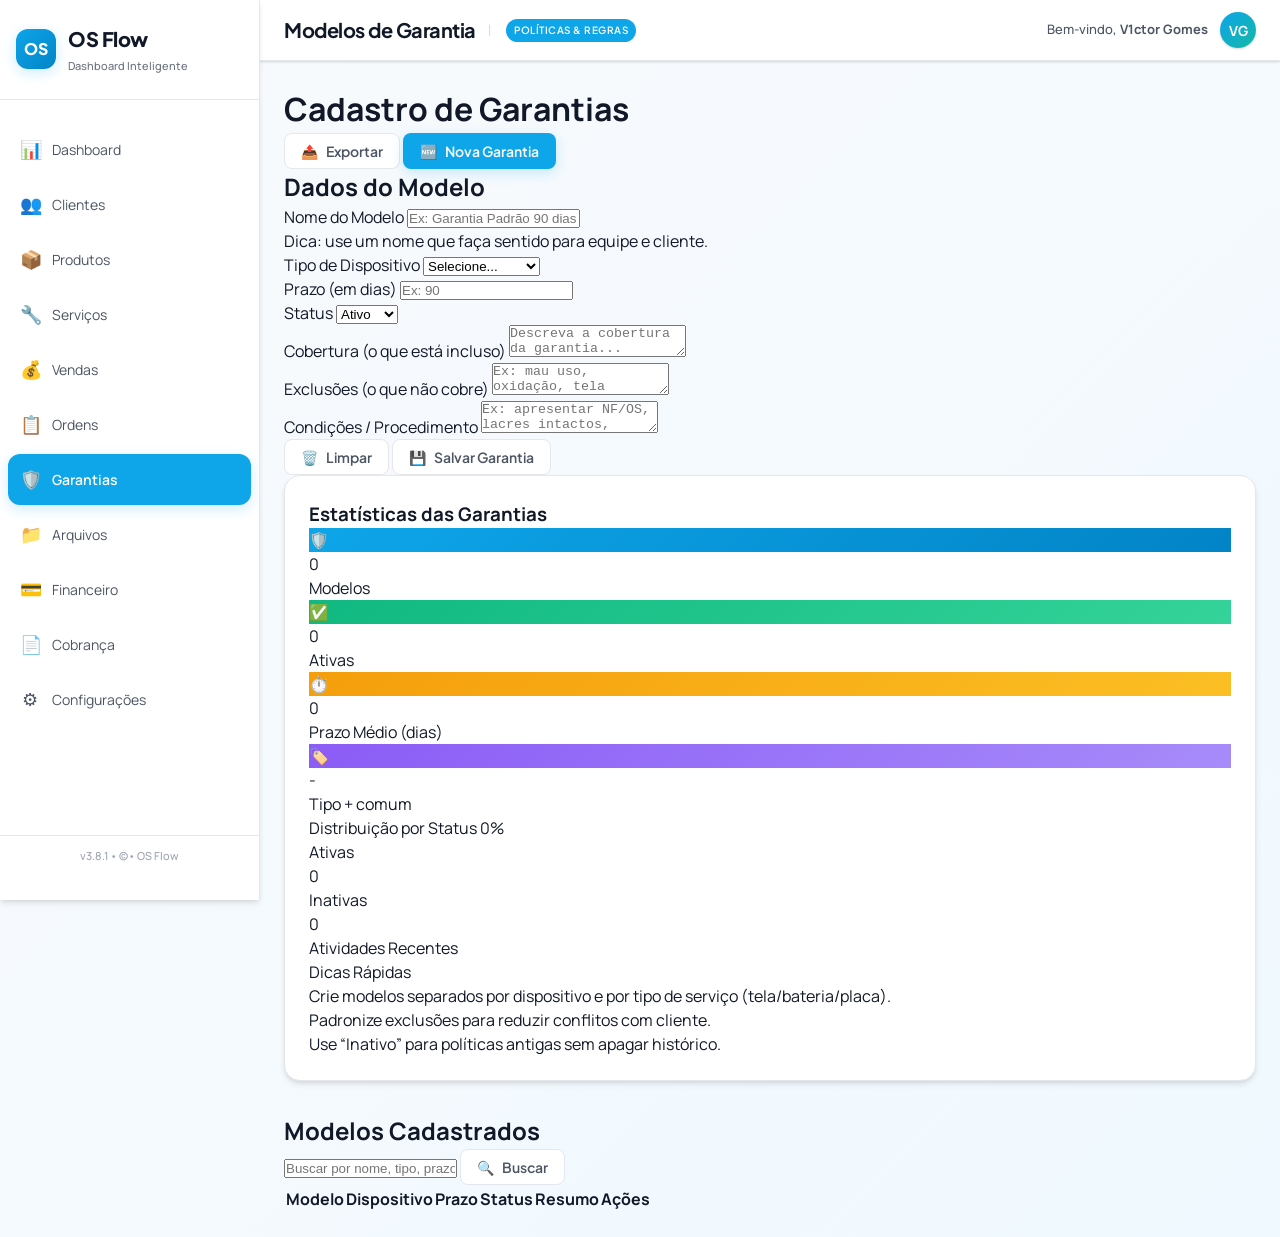
<file: pages/garantias.html>
<!DOCTYPE html>
<html lang="pt-BR">
<head>
  <meta charset="UTF-8" />
  <title>OS Flow • Modelos de Garantia</title>
  <meta name="viewport" content="width=device-width,initial-scale=1" />
  <link rel="preconnect" href="https://fonts.googleapis.com">
  <link rel="preconnect" href="https://fonts.gstatic.com" crossorigin>
  <link href="https://fonts.googleapis.com/css2?family=Manrope:wght@300;400;500;600;700;800&family=Plus+Jakarta+Sans:wght@400;500;600;700;800&display=swap" rel="stylesheet">
  <link rel="stylesheet" href="../assets/css/main.css">
</head>
<body>
  <div class="layout" id="mainLayout">
    <!-- SIDEBAR -->
    <div class="sidebar-wrapper">
      <aside class="sidebar">
        <div class="sidebar-logo">
          <div class="sidebar-logo-icon" onclick="toggleSidebar()">OS</div>
          <div class="sidebar-logo-text">
            <h1>OS Flow</h1>
            <small>Dashboard Inteligente</small>
          </div>
        </div>

        <ul class="menu">
          <li><a href="../index.html">
            <span class="menu-icon">📊</span>
            <span class="menu-text">Dashboard</span>
            <span class="menu-tooltip">Dashboard</span>
          </a></li>
          <li><a href="cadastrar-clientes.html">
            <span class="menu-icon">👥</span>
            <span class="menu-text">Clientes</span>
            <span class="menu-tooltip">Clientes</span>
          </a></li>
          <li><a href="produtos.html">
            <span class="menu-icon">📦</span>
            <span class="menu-text">Produtos</span>
            <span class="menu-tooltip">Produtos</span>
          </a></li>
          <li><a href="servicos.html">
            <span class="menu-icon">🔧</span>
            <span class="menu-text">Serviços</span>
            <span class="menu-tooltip">Serviços</span>
          </a></li>
          <li><a href="vendas.html">
            <span class="menu-icon">💰</span>
            <span class="menu-text">Vendas</span>
            <span class="menu-tooltip">Vendas</span>
          </a></li>
          <li><a href="ordem-servico.html">
            <span class="menu-icon">📋</span>
            <span class="menu-text">Ordens</span>
            <span class="menu-tooltip">Ordens</span>
          </a></li>
          <li><a href="garantias.html" class="active">
            <span class="menu-icon">🛡️</span>
            <span class="menu-text">Garantias</span>
            <span class="menu-tooltip">Garantias</span>
          </a></li>
          <li><a href="#">
            <span class="menu-icon">📁</span>
            <span class="menu-text">Arquivos</span>
            <span class="menu-tooltip">Arquivos</span>
          </a></li>
          <li><a href="#">
            <span class="menu-icon">💳</span>
            <span class="menu-text">Financeiro</span>
            <span class="menu-tooltip">Financeiro</span>
          </a></li>
          <li><a href="#">
            <span class="menu-icon">📄</span>
            <span class="menu-text">Cobrança</span>
            <span class="menu-tooltip">Cobrança</span>
          </a></li>
          <li><a href="#">
            <span class="menu-icon">⚙️</span>
            <span class="menu-text">Configurações</span>
            <span class="menu-tooltip">Configurações</span>
          </a></li>
        </ul>

        <div class="sidebar-footer">
          v3.8.1 • © <span id="ano-atual"></span> • OS Flow
        </div>
      </aside>
    </div>

    <!-- MAIN -->
    <div class="main-wrapper">
      <header class="topbar">
        <div class="topbar-left">
          <div class="topbar-title">
            Modelos de Garantia
            <div class="breadcrumb">
              <span>Políticas & Regras</span>
            </div>
          </div>
        </div>
        <div class="user-info">
          <span>Bem-vindo, <strong>V1ctor Gomes</strong></span>
          <div class="user-avatar">VG</div>
        </div>
      </header>

      <main class="content fade-in">
        <!-- HEADER -->
        <div class="page-header slide-in">
          <h1>Cadastro de Garantias</h1>
          <div class="page-actions">
            <button class="btn" onclick="exportarGarantias()">
              <span>📤</span> Exportar
            </button>
            <button class="btn btn-primary" onclick="limparFormulario()">
              <span>🆕</span> Nova Garantia
            </button>
          </div>
        </div>

        <!-- FORM + STATS -->
        <div class="warranty-form-container">
          <!-- FORM -->
          <section class="form-panel slide-in">
            <div class="form-panel-header">
              <h2>Dados do Modelo</h2>
            </div>

            <form id="garantiaForm" onsubmit="salvarGarantia(event)">
              <div class="form-row">
                <div class="form-group">
                  <label class="form-label required" for="nome">Nome do Modelo</label>
                  <input type="text" id="nome" class="form-input" placeholder="Ex: Garantia Padrão 90 dias" required>
                  <div class="hint">Dica: use um nome que faça sentido para equipe e cliente.</div>
                </div>

                <div class="form-group">
                  <label class="form-label required" for="dispositivo">Tipo de Dispositivo</label>
                  <select id="dispositivo" class="form-input form-select" required>
                    <option value="">Selecione...</option>
                    <option value="celular">📱 Celular</option>
                    <option value="tablet">📲 Tablet</option>
                    <option value="notebook">💻 Notebook</option>
                    <option value="pc">🖥️ Computador</option>
                    <option value="tv">📺 TV</option>
                    <option value="videogame">🎮 Videogame</option>
                    <option value="som">🔊 Som/Áudio</option>
                    <option value="outros">🧩 Outros</option>
                  </select>
                </div>
              </div>

              <div class="form-row">
                <div class="form-group">
                  <label class="form-label required" for="prazoDias">Prazo (em dias)</label>
                  <input type="number" id="prazoDias" class="form-input" placeholder="Ex: 90" min="0" required>
                </div>

                <div class="form-group">
                  <label class="form-label required" for="status">Status</label>
                  <select id="status" class="form-input form-select" required>
                    <option value="ativo">Ativo</option>
                    <option value="inativo">Inativo</option>
                  </select>
                </div>
              </div>

              <div class="form-group">
                <label class="form-label required" for="cobertura">Cobertura (o que está incluso)</label>
                <textarea id="cobertura" class="form-input form-textarea" placeholder="Descreva a cobertura da garantia..." required></textarea>
              </div>

              <div class="form-group">
                <label class="form-label" for="exclusoes">Exclusões (o que não cobre)</label>
                <textarea id="exclusoes" class="form-input form-textarea" placeholder="Ex: mau uso, oxidação, tela trincada..."></textarea>
              </div>

              <div class="form-group">
                <label class="form-label" for="condicoes">Condições / Procedimento</label>
                <textarea id="condicoes" class="form-input form-textarea" placeholder="Ex: apresentar NF/OS, lacres intactos, prazo de análise..."></textarea>
              </div>

              <div class="form-actions">
                <button type="button" class="btn btn-danger" onclick="limparFormulario()">
                  <span>🗑️</span> Limpar
                </button>
                <button type="submit" class="btn btn-success">
                  <span>💾</span> Salvar Garantia
                </button>
              </div>
            </form>
          </section>

          <!-- STATS -->
          <aside class="stats-panel slide-in">
            <div class="stats-panel-header">
              <h3>Estatísticas das Garantias</h3>
            </div>

            <div class="stats-main-grid">
              <div class="stat-main-card">
                <div class="stat-main-icon" style="background: linear-gradient(135deg, var(--primary-500) 0%, var(--primary-600) 100%);">🛡️</div>
                <div class="stat-main-value" id="totalGarantias">0</div>
                <div class="stat-main-label">Modelos</div>
              </div>

              <div class="stat-main-card">
                <div class="stat-main-icon" style="background: linear-gradient(135deg, var(--success) 0%, #34d399 100%);">✅</div>
                <div class="stat-main-value" id="garantiasAtivas">0</div>
                <div class="stat-main-label">Ativas</div>
              </div>

              <div class="stat-main-card">
                <div class="stat-main-icon" style="background: linear-gradient(135deg, var(--warning) 0%, #fbbf24 100%);">⏱️</div>
                <div class="stat-main-value" id="prazoMedio">0</div>
                <div class="stat-main-label">Prazo Médio (dias)</div>
              </div>

              <div class="stat-main-card">
                <div class="stat-main-icon" style="background: linear-gradient(135deg, var(--purple) 0%, #a78bfa 100%);">🏷️</div>
                <div class="stat-main-value" id="tipoMaisComum">-</div>
                <div class="stat-main-label">Tipo + comum</div>
              </div>
            </div>

            <div class="distribution-chart">
              <div class="distribution-title">
                <span>Distribuição por Status</span>
                <span id="percentAtivas">0%</span>
              </div>

              <div class="distribution-bars">
                <div class="distribution-bar">
                  <span class="distribution-bar-label">Ativas</span>
                  <div class="distribution-bar-container">
                    <div class="distribution-bar-fill" id="barAtivas" style="background: linear-gradient(90deg, var(--success) 0%, #34d399 100%); width: 0%;">
                      <span class="distribution-bar-value" id="valAtivas">0</span>
                    </div>
                  </div>
                </div>

                <div class="distribution-bar">
                  <span class="distribution-bar-label">Inativas</span>
                  <div class="distribution-bar-container">
                    <div class="distribution-bar-fill" id="barInativas" style="background: linear-gradient(90deg, var(--danger) 0%, #f87171 100%); width: 0%;">
                      <span class="distribution-bar-value" id="valInativas">0</span>
                    </div>
                  </div>
                </div>
              </div>
            </div>

            <div class="recent-activities">
              <div class="activities-title">Atividades Recentes</div>
              <div class="activities-list" id="atividadesLista"></div>
            </div>

            <div class="quick-tips">
              <div class="tips-title">Dicas Rápidas</div>
              <div class="tips-list">
                <div class="tip-item">Crie modelos separados por dispositivo e por tipo de serviço (tela/bateria/placa).</div>
                <div class="tip-item">Padronize exclusões para reduzir conflitos com cliente.</div>
                <div class="tip-item">Use “Inativo” para políticas antigas sem apagar histórico.</div>
              </div>
            </div>
          </aside>
        </div>

        <!-- TABLE -->
        <section class="models-panel slide-in">
          <div class="models-panel-header">
            <h2>Modelos Cadastrados</h2>
            <div class="search-container">
              <input type="text" class="search-input" placeholder="Buscar por nome, tipo, prazo..." id="buscarGarantia" onkeyup="filtrarGarantias()">
              <button class="btn" onclick="filtrarGarantias()">
                <span>🔍</span> Buscar
              </button>
            </div>
          </div>

          <div class="table-container">
            <table class="models-table" id="tabelaGarantias">
              <thead>
                <tr>
                  <th>Modelo</th>
                  <th>Dispositivo</th>
                  <th>Prazo</th>
                  <th>Status</th>
                  <th>Resumo</th>
                  <th>Ações</th>
                </tr>
              </thead>
              <tbody id="garantiasLista"></tbody>
            </table>
          </div>

          <div id="semGarantias" class="empty-state" style="display: none;">
            <div class="empty-state-icon">🛡️</div>
            <h3>Nenhuma garantia cadastrada</h3>
            <p>Cadastre seu primeiro modelo de garantia usando o formulário acima.</p>
          </div>
        </section>
      </main>
    </div>
  </div>

  <!-- MODAL CONFIRMAÇÃO -->
  <div class="modal-backdrop" id="modalConfirmacao">
    <div class="modal">
      <div class="modal-header">
        <h3 id="modalTitulo">Confirmação</h3>
        <button class="modal-close" onclick="fecharModal()">×</button>
      </div>
      <div class="modal-body" id="modalCorpo"></div>
      <div style="display:flex; justify-content:flex-end; gap: var(--space-3); margin-top: var(--space-6);">
        <button class="btn" onclick="fecharModal()">Cancelar</button>
        <button class="btn btn-danger" id="btnConfirmarAcao" onclick="confirmarAcao()">Confirmar</button>
      </div>
    </div>
  </div>

  <!-- MODAL DETALHES -->
  <div class="modal-backdrop" id="modalDetalhes">
    <div class="modal">
      <div class="modal-header">
        <h3 id="modalDetalhesTitulo">Detalhes do Modelo</h3>
        <button class="modal-close" onclick="fecharModalDetalhes()">×</button>
      </div>
      <div class="modal-body" id="modalDetalhesCorpo"></div>
      <div style="display:flex; justify-content:center; gap: var(--space-3); margin-top: var(--space-6);">
        <button class="btn btn-primary" onclick="fecharModalDetalhes()">
          <span>✅</span> OK
        </button>
      </div>
    </div>
  </div>
  <script src="../assets/js/main.js"></script>
</body>
</html>
</file>
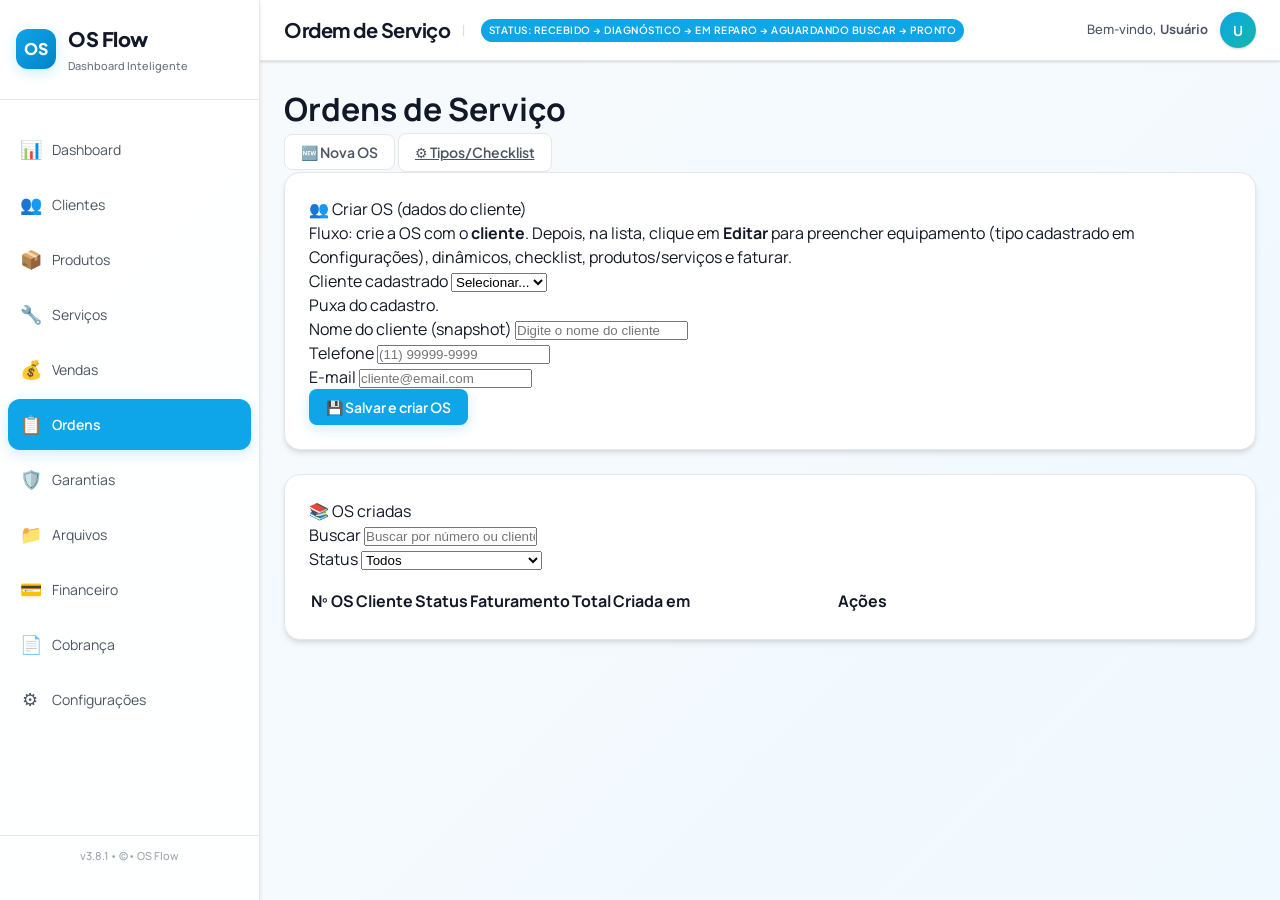
<file: pages/ordem-servico.html>
<!DOCTYPE html>
<html lang="pt-BR">
<head>
  <meta charset="UTF-8" />
  <title>OS Flow • Ordem de Serviço</title>
  <meta name="viewport" content="width=device-width,initial-scale=1" />
  <link rel="preconnect" href="https://fonts.googleapis.com">
  <link rel="preconnect" href="https://fonts.gstatic.com" crossorigin>
  <link href="https://fonts.googleapis.com/css2?family=Manrope:wght@300;400;500;600;700;800&family=Plus+Jakarta+Sans:wght@400;500;600;700;800&display=swap" rel="stylesheet">
  <link rel="stylesheet" href="../assets/css/main.css">
</head>

<body>
  <div class="layout" id="mainLayout">
    <div class="sidebar-wrapper">
      <aside class="sidebar">
        <div class="sidebar-logo">
          <div class="sidebar-logo-icon" onclick="toggleSidebar()">OS</div>
          <div class="sidebar-logo-text">
            <h1>OS Flow</h1>
            <small>Dashboard Inteligente</small>
          </div>
        </div>

        <ul class="menu">
          <li><a href="../index.html"><span class="menu-icon">📊</span><span class="menu-text">Dashboard</span><span class="menu-tooltip">Dashboard</span></a></li>
          <li><a href="cadastrar-clientes.html"><span class="menu-icon">👥</span><span class="menu-text">Clientes</span><span class="menu-tooltip">Clientes</span></a></li>
          <li><a href="produtos.html"><span class="menu-icon">📦</span><span class="menu-text">Produtos</span><span class="menu-tooltip">Produtos</span></a></li>
          <li><a href="servicos.html"><span class="menu-icon">🔧</span><span class="menu-text">Serviços</span><span class="menu-tooltip">Serviços</span></a></li>
          <li><a href="vendas.html"><span class="menu-icon">💰</span><span class="menu-text">Vendas</span><span class="menu-tooltip">Vendas</span></a></li>
          <li><a href="ordem-servico.html" class="active"><span class="menu-icon">📋</span><span class="menu-text">Ordens</span><span class="menu-tooltip">Ordens</span></a></li>
          <li><a href="garantias.html"><span class="menu-icon">🛡️</span><span class="menu-text">Garantias</span><span class="menu-tooltip">Garantias</span></a></li>
          <li><a href="arquivos.html"><span class="menu-icon">📁</span><span class="menu-text">Arquivos</span><span class="menu-tooltip">Arquivos</span></a></li>
          <li><a href="financeiro.html"><span class="menu-icon">💳</span><span class="menu-text">Financeiro</span><span class="menu-tooltip">Financeiro</span></a></li>
          <li><a href="cobranca.html"><span class="menu-icon">📄</span><span class="menu-text">Cobrança</span><span class="menu-tooltip">Cobrança</span></a></li>
          <li><a href="configuracoes.html"><span class="menu-icon">⚙️</span><span class="menu-text">Configurações</span><span class="menu-tooltip">Configurações</span></a></li>
        </ul>

        <div class="sidebar-footer">v3.8.1 • © <span id="ano-atual"></span> • OS Flow</div>
      </aside>
    </div>

    <div class="main-wrapper">
      <header class="topbar">
        <div class="topbar-title">
          Ordem de Serviço
          <div class="breadcrumb"><span>Status: Recebido → Diagnóstico → Em reparo → Aguardando buscar → Pronto</span></div>
        </div>
        <div class="user-info">
          <span>Bem-vindo, <strong id="topUserName">Usuário</strong></span>
          <div class="user-avatar" id="topUserAvatar">U</div>
        </div>
      </header>

      <main class="content">
        <div class="page-header">
          <h1>Ordens de Serviço</h1>
          <div class="actions">
            <button class="btn" type="button" onclick="resetCriacao()">🆕 Nova OS</button>
            <a class="btn" href="configuracoes.html" target="_blank" rel="noopener">⚙️ Tipos/Checklist</a>
          </div>
        </div>

        <section class="panel">
          <div class="panel-title">👥 Criar OS (dados do cliente)</div>

          <div class="section-help">
            Fluxo: crie a OS com o <strong>cliente</strong>. Depois, na lista, clique em <strong>Editar</strong> para preencher
            equipamento (tipo cadastrado em Configurações), dinâmicos, checklist, produtos/serviços e faturar.
          </div>

          <form id="osCreateForm" onsubmit="criarOSBasica(event)">
            <div class="form-row">
              <div class="field">
                <label for="clienteSelect">Cliente cadastrado</label>
                <select id="clienteSelect" onchange="onClienteSelecionado()">
                  <option value="">Selecionar...</option>
                </select>
                <div class="hint">Puxa do cadastro.</div>
              </div>

              <div class="field">
                <label for="clienteNome">Nome do cliente (snapshot)</label>
                <input id="clienteNome" placeholder="Digite o nome do cliente" required />
              </div>
            </div>

            <div class="form-row">
              <div class="field">
                <label for="clienteTelefone">Telefone</label>
                <input id="clienteTelefone" placeholder="(11) 99999-9999" />
              </div>

              <div class="field">
                <label for="clienteEmail">E-mail</label>
                <input id="clienteEmail" placeholder="cliente@email.com" />
              </div>
            </div>

            <div class="actions">
              <button class="btn btn-primary" type="submit">💾 Salvar e criar OS</button>
            </div>
          </form>
        </section>

        <section class="panel">
          <div class="panel-title">📚 OS criadas</div>

          <div class="form-row">
            <div class="field" style="margin-bottom:0;">
              <label for="buscarOS">Buscar</label>
              <input id="buscarOS" placeholder="Buscar por número ou cliente..." oninput="renderListaOS()" />
            </div>
            <div class="field" style="margin-bottom:0;">
              <label for="filtroStatus">Status</label>
              <select id="filtroStatus" onchange="renderListaOS()">
                <option value="">Todos</option>
                <option value="recebido">Recebido</option>
                <option value="diagnostico">Diagnóstico</option>
                <option value="reparo">Em reparo</option>
                <option value="aguardando_buscar">Aguardando cliente buscar</option>
                <option value="pronto">Pronto</option>
                <option value="finalizada">Finalizada</option>
              </select>
            </div>
          </div>

          <div style="overflow:auto; margin-top: var(--space-4);">
            <table class="table" aria-label="Lista de OS" id="osTable">
              <thead>
                <tr>
                  <th>Nº OS</th>
                  <th>Cliente</th>
                  <th>Status</th>
                  <th>Faturamento</th>
                  <th style="text-align:right;">Total</th>
                  <th>Criada em</th>
                  <th style="width: 340px;">Ações</th>
                </tr>
              </thead>
              <tbody id="osList"></tbody>
            </table>
          </div>

          <div id="emptyOS" class="empty" style="display:none; margin-top: var(--space-4);">
            Nenhuma OS criada ainda. Use o formulário acima para criar a primeira.
          </div>
        </section>
      </main>
    </div>
  </div>

  <!-- MODAL EDITAR OS -->
  <div class="modal-backdrop" id="modalEditarOS">
    <div class="modal">
      <div class="modal-header">
        <h3 id="modalEditarTitulo">Editar OS</h3>
        <button class="modal-close" type="button" onclick="fecharModalEditar()">×</button>
      </div>

      <div class="tabs" role="tablist" aria-label="Abas de edição da OS">
        <button class="tab active" type="button" onclick="selectTab('tab-geral')" id="btn-tab-geral">Geral</button>
        <button class="tab" type="button" onclick="selectTab('tab-equipamento')" id="btn-tab-equipamento">Equipamento</button>
        <button class="tab" type="button" onclick="selectTab('tab-dinamicos')" id="btn-tab-dinamicos">Dinâmicos</button>
        <button class="tab" type="button" onclick="selectTab('tab-checklist')" id="btn-tab-checklist">Checklist</button>
        <button class="tab" type="button" onclick="selectTab('tab-anexos')" id="btn-tab-anexos">Anexos</button>
        <button class="tab" type="button" onclick="selectTab('tab-produtos')" id="btn-tab-produtos">Produtos</button>
        <button class="tab" type="button" onclick="selectTab('tab-servicos')" id="btn-tab-servicos">Serviços</button>
        <button class="tab" type="button" onclick="selectTab('tab-faturamento')" id="btn-tab-faturamento">Faturar</button>
        <button class="tab" type="button" onclick="selectTab('tab-termo')" id="btn-tab-termo">Garantia</button>
      </div>

      <form id="osEditForm" onsubmit="salvarDetalhesOS(event)">
        <!-- Geral -->
        <div class="tab-pane active" id="tab-geral" role="tabpanel" aria-labelledby="btn-tab-geral">
          <div class="panel-title" style="margin-top:0;">📌 Controle</div>

          <div class="form-row">
            <div class="field">
              <label for="editNumeroOS">Número OS</label>
              <input id="editNumeroOS" readonly />
              <div class="hint">Gerado automaticamente na criação.</div>
            </div>

            <div class="field">
              <label for="editStatus">Status</label>
              <select id="editStatus">
                <option value="recebido">Recebido</option>
                <option value="diagnostico">Diagnóstico</option>
                <option value="reparo">Em reparo</option>
                <option value="aguardando_buscar">Aguardando cliente buscar</option>
                <option value="pronto">Pronto</option>
                <option value="finalizada">Finalizada</option>
              </select>
              <div class="hint">Finalizada = cancelada / cliente desistiu / sem serviço.</div>
            </div>
          </div>

          <div class="panel-title">🧠 Defeito / Diagnóstico</div>

          <div class="field">
            <label for="editDefeitoRelatado">Defeito relatado</label>
            <textarea id="editDefeitoRelatado" placeholder="O que o cliente informou"></textarea>
          </div>

          <div class="field">
            <label for="editDiagnostico">Diagnóstico técnico</label>
            <textarea id="editDiagnostico" placeholder="Análise do técnico"></textarea>
          </div>

          <div class="panel-title">📝 Observações gerais</div>
          <div class="field">
            <label for="editObsGeral">Observações</label>
            <textarea id="editObsGeral" placeholder="Observações internas"></textarea>
          </div>
        </div>

        <!-- Equipamento -->
        <div class="tab-pane" id="tab-equipamento" role="tabpanel" aria-labelledby="btn-tab-equipamento">
          <div class="panel-title">📱 Equipamento</div>

          <div class="section-help">
            Os tipos e campos dinâmicos vêm de <strong>Configurações → Tipos de Equipamento</strong>.
          </div>

          <div class="form-row">
            <div class="field">
              <label for="editTipoEquipamento">Tipo</label>
              <select id="editTipoEquipamento" onchange="onModalTipoEquipamentoChange()">
                <option value="">Carregando...</option>
              </select>
              <div class="hint">A lista é controlada pelo Configurações (dinâmicos).</div>
            </div>

            <div class="field">
              <label for="editMarcaModelo">Marca / Modelo</label>
              <input id="editMarcaModelo" placeholder="Ex: iPhone 14 / Dell XPS / Samsung UN50..." />
            </div>
          </div>

          <div class="form-row">
            <div class="field">
              <label for="editSerial">Serial / IMEI</label>
              <input id="editSerial" placeholder="Opcional" />
            </div>

            <div class="field">
              <label for="editSenha">Senha (se houver)</label>
              <input id="editSenha" placeholder="Opcional" />
            </div>
          </div>

          <div class="field">
            <label for="editAcessorios">Acessórios entregues</label>
            <input id="editAcessorios" placeholder="carregador, cabo, controle..." />
          </div>

          <div class="field">
            <label for="editEstadoFisico">Estado físico</label>
            <textarea id="editEstadoFisico" placeholder="Riscos, trincas, manchas..."></textarea>
          </div>
        </div>

        <!-- Dinâmicos -->
        <div class="tab-pane" id="tab-dinamicos">
          <div class="panel-title">🧩 Campos Dinâmicos do Equipamento</div>
          <div class="section-help">
            Esses campos são definidos em <strong>Configurações</strong>. Eles aparecem conforme o tipo selecionado.
          </div>

          <div id="dinamicosSlot" class="empty">Selecione o tipo do equipamento.</div>
        </div>

        <!-- Checklist -->
        <div class="tab-pane" id="tab-checklist">
          <div class="panel-title">✅ Checklist de Recebimento</div>
          <div class="section-help">Checklist definido em Configurações por tipo.</div>
          <div id="checklistSlot" class="empty">Selecione o tipo do equipamento.</div>
        </div>

        <!-- Anexos -->
        <div class="tab-pane" id="tab-anexos">
          <div class="panel-title">📎 Anexos / Fotos / Vídeos</div>
          <div class="section-help">
            Integração com <strong>arquivos.html</strong> (pasta por OS). Para anexar, use a página Arquivos e selecione a OS.
          </div>

          <div class="form-row">
            <div class="field">
              <label for="editAnexosGroupKey">Chave de grupo</label>
              <input id="editAnexosGroupKey" placeholder="osflow:files:os|<osId>" readonly />
            </div>
            <div class="field">
              <label for="editAnexosIds">IDs vinculados</label>
              <input id="editAnexosIds" placeholder="id1,id2,id3" readonly />
            </div>
          </div>

          <div style="display:flex; gap:.5rem; flex-wrap:wrap;">
            <button class="btn" type="button" onclick="window.open('arquivos.html', '_blank')">📁 Abrir Arquivos</button>
          </div>
        </div>

        <!-- Produtos -->
        <div class="tab-pane" id="tab-produtos">
          <div class="panel-title">📦 Produtos (estoque) na OS</div>
          <div class="section-help">Gera valores. Baixa estoque apenas ao pagar (ou pagar agora no faturamento).</div>

          <div class="split-row">
            <div class="field" style="margin-bottom:0;">
              <label for="buscarProduto">Buscar produto</label>
              <input id="buscarProduto" placeholder="Nome, código..." oninput="renderProdutosBusca()" />
            </div>
            <div class="field" style="margin-bottom:0;">
              <label>Ações</label>
              <div class="inline-actions">
                <button class="btn" type="button" onclick="renderProdutosBusca()">🔍 Buscar</button>
                <button class="btn" type="button" onclick="limparBuscaProduto()">🧹 Limpar</button>
              </div>
            </div>
          </div>

          <div style="overflow:auto; margin-top: var(--space-4);">
            <table class="table">
              <thead>
                <tr>
                  <th>Produto</th>
                  <th>Estoque</th>
                  <th style="text-align:right;">Preço</th>
                  <th style="width:160px;">Qtd</th>
                  <th style="width:120px;">Ação</th>
                </tr>
              </thead>
              <tbody id="produtoBuscaTbody"></tbody>
            </table>
          </div>

          <div class="panel-title" style="margin-top: var(--space-8);">🛒 Itens na OS</div>
          <div style="overflow:auto;">
            <table class="table">
              <thead>
                <tr>
                  <th>Item</th>
                  <th style="text-align:right;">Preço</th>
                  <th style="text-align:center;">Qtd</th>
                  <th style="text-align:right;">Subtotal</th>
                  <th style="width:120px;">Ações</th>
                </tr>
              </thead>
              <tbody id="osProdutosTbody"></tbody>
            </table>
          </div>
          <div id="osProdutosEmpty" class="empty" style="display:none; margin-top: var(--space-4);">
            Nenhum produto adicionado nesta OS.
          </div>
        </div>

        <!-- Serviços -->
        <div class="tab-pane" id="tab-servicos">
          <div class="panel-title">🔧 Serviços (cadastrados) na OS</div>
          <div class="section-help">Serviços disponíveis vêm do cadastro de serviços.</div>

          <div class="split-row">
            <div class="field" style="margin-bottom:0;">
              <label for="buscarServico">Buscar serviço</label>
              <input id="buscarServico" placeholder="Nome..." oninput="renderServicosBusca()" />
            </div>
            <div class="field" style="margin-bottom:0;">
              <label>Ações</label>
              <div class="inline-actions">
                <button class="btn" type="button" onclick="renderServicosBusca()">🔍 Buscar</button>
                <button class="btn" type="button" onclick="limparBuscaServico()">🧹 Limpar</button>
              </div>
            </div>
          </div>

          <div style="overflow:auto; margin-top: var(--space-4);">
            <table class="table">
              <thead>
                <tr>
                  <th>Serviço</th>
                  <th style="text-align:right;">Valor</th>
                  <th style="width:120px;">Ação</th>
                </tr>
              </thead>
              <tbody id="servicoBuscaTbody"></tbody>
            </table>
          </div>

          <div class="panel-title" style="margin-top: var(--space-8);">📌 Serviços anexados</div>
          <div style="overflow:auto;">
            <table class="table">
              <thead>
                <tr>
                  <th>Serviço</th>
                  <th style="text-align:right;">Valor</th>
                  <th style="width:120px;">Ações</th>
                </tr>
              </thead>
              <tbody id="osServicosTbody"></tbody>
            </table>
          </div>
          <div id="osServicosEmpty" class="empty" style="display:none; margin-top: var(--space-4);">
            Nenhum serviço anexado nesta OS.
          </div>
        </div>

        <!-- Faturamento -->
        <div class="tab-pane" id="tab-faturamento">
          <div class="panel-title">💳 Faturamento</div>
          <div class="section-help">Pagar agora baixa estoque. Gerar cobrança não baixa estoque (baixa somente quando marcar como paga em Cobrança).</div>

          <div class="split-row">
            <div class="kpi-box">
              <div class="kpi-label">Subtotal produtos</div>
              <div class="kpi-value money" id="kpiSubProdutos">R$ 0,00</div>
            </div>
            <div class="kpi-box">
              <div class="kpi-label">Subtotal serviços</div>
              <div class="kpi-value money" id="kpiSubServicos">R$ 0,00</div>
            </div>
            <div class="kpi-box">
              <div class="kpi-label">Desconto</div>
              <div class="kpi-value money" id="kpiDesconto">R$ 0,00</div>
            </div>
            <div class="kpi-box">
              <div class="kpi-label">Total</div>
              <div class="kpi-value money" id="kpiTotal">R$ 0,00</div>
            </div>
          </div>

          <div class="panel-title" style="margin-top: var(--space-8);">Ajustes</div>

          <div class="form-row">
            <div class="field">
              <label for="editDesconto">Desconto (R$)</label>
              <input id="editDesconto" type="number" min="0" step="0.01" value="0" oninput="updateFinanceKPIs()" />
            </div>
            <div class="field">
              <label for="editFormaPagamento">Forma de pagamento (preferência)</label>
              <select id="editFormaPagamento">
                <option value="dinheiro">Dinheiro</option>
                <option value="pix">PIX</option>
                <option value="cartao">Cartão</option>
                <option value="boleto">Boleto</option>
                <option value="transferencia">Transferência</option>
                <option value="outro">Outro</option>
              </select>
            </div>
          </div>

          <div class="panel-title">Status do faturamento</div>
          <div style="display:flex; gap: var(--space-2); flex-wrap:wrap; align-items:center;">
            <span class="pill" id="pillFaturamento">Não faturada</span>
            <span class="hint" id="hintFaturamento"></span>
          </div>

          <div class="modal-actions">
            <button class="btn btn-warning" type="button" onclick="abrirModalFaturamento()">🧾 Faturar OS</button>
          </div>
        </div>

        <!-- Termo -->
        <div class="tab-pane" id="tab-termo">
          <div class="panel-title">🧾 Garantia / Termo</div>
          <div class="section-help">Esta parte pode ser integrada depois com garantias.html.</div>

          <div class="form-row">
            <div class="field">
              <label for="editTermo">Selecionar garantia</label>
              <select id="editTermo" onchange="renderPreviewTermo()">
                <option value="30">Padrão 30 dias</option>
                <option value="90">Padrão 90 dias</option>
                <option value="0">Sem garantia</option>
              </select>
            </div>

            <div class="field">
              <label for="editTermoObs">Observações do termo</label>
              <input id="editTermoObs" placeholder="Opcional" oninput="renderPreviewTermo()" />
            </div>
          </div>

          <div id="previewTermo" class="empty" style="text-align:left;">
            Preview do termo.
          </div>
        </div>

        <div class="modal-actions">
          <button class="btn" type="button" onclick="fecharModalEditar()">Cancelar</button>
          <button class="btn btn-success" type="submit">💾 Salvar detalhes</button>
        </div>
      </form>
    </div>
  </div>

  <!-- MODAL: Escolha de faturamento -->
  <div class="modal-backdrop" id="modalFaturamento">
    <div class="modal" style="width: 720px;">
      <div class="modal-header">
        <h3>🧾 Faturar OS</h3>
        <button class="modal-close" type="button" onclick="fecharModalFaturamento()">×</button>
      </div>

      <div class="section-help" id="faturamentoResumo"></div>

      <div class="fulfillment">
        <div class="fulfillment-title">Como finalizar</div>

        <label class="radio-row" for="osOptPayNow">
          <input type="radio" name="osFulfillment" id="osOptPayNow" value="pay_now" checked />
          <div>
            <strong>Pagar agora</strong>
            <small>Marca a OS como <b>faturada</b> e dá baixa no estoque imediatamente.</small>
          </div>
        </label>

        <label class="radio-row" for="osOptCharge">
          <input type="radio" name="osFulfillment" id="osOptCharge" value="charge" />
          <div>
            <strong>Gerar cobrança</strong>
            <small>Cria cobrança em <b>cobranca.html</b> e deixa a OS como <b>aguardando pagamento</b>. Sem baixa no estoque até pagar.</small>
          </div>
        </label>
      </div>

      <div class="modal-actions">
        <button class="btn" type="button" onclick="fecharModalFaturamento()">Cancelar</button>
        <button class="btn btn-primary" type="button" onclick="confirmarFaturamento()">Confirmar</button>
      </div>
    </div>
  </div>
  <script src="../assets/js/main.js"></script>
</body>
</html>
</file>
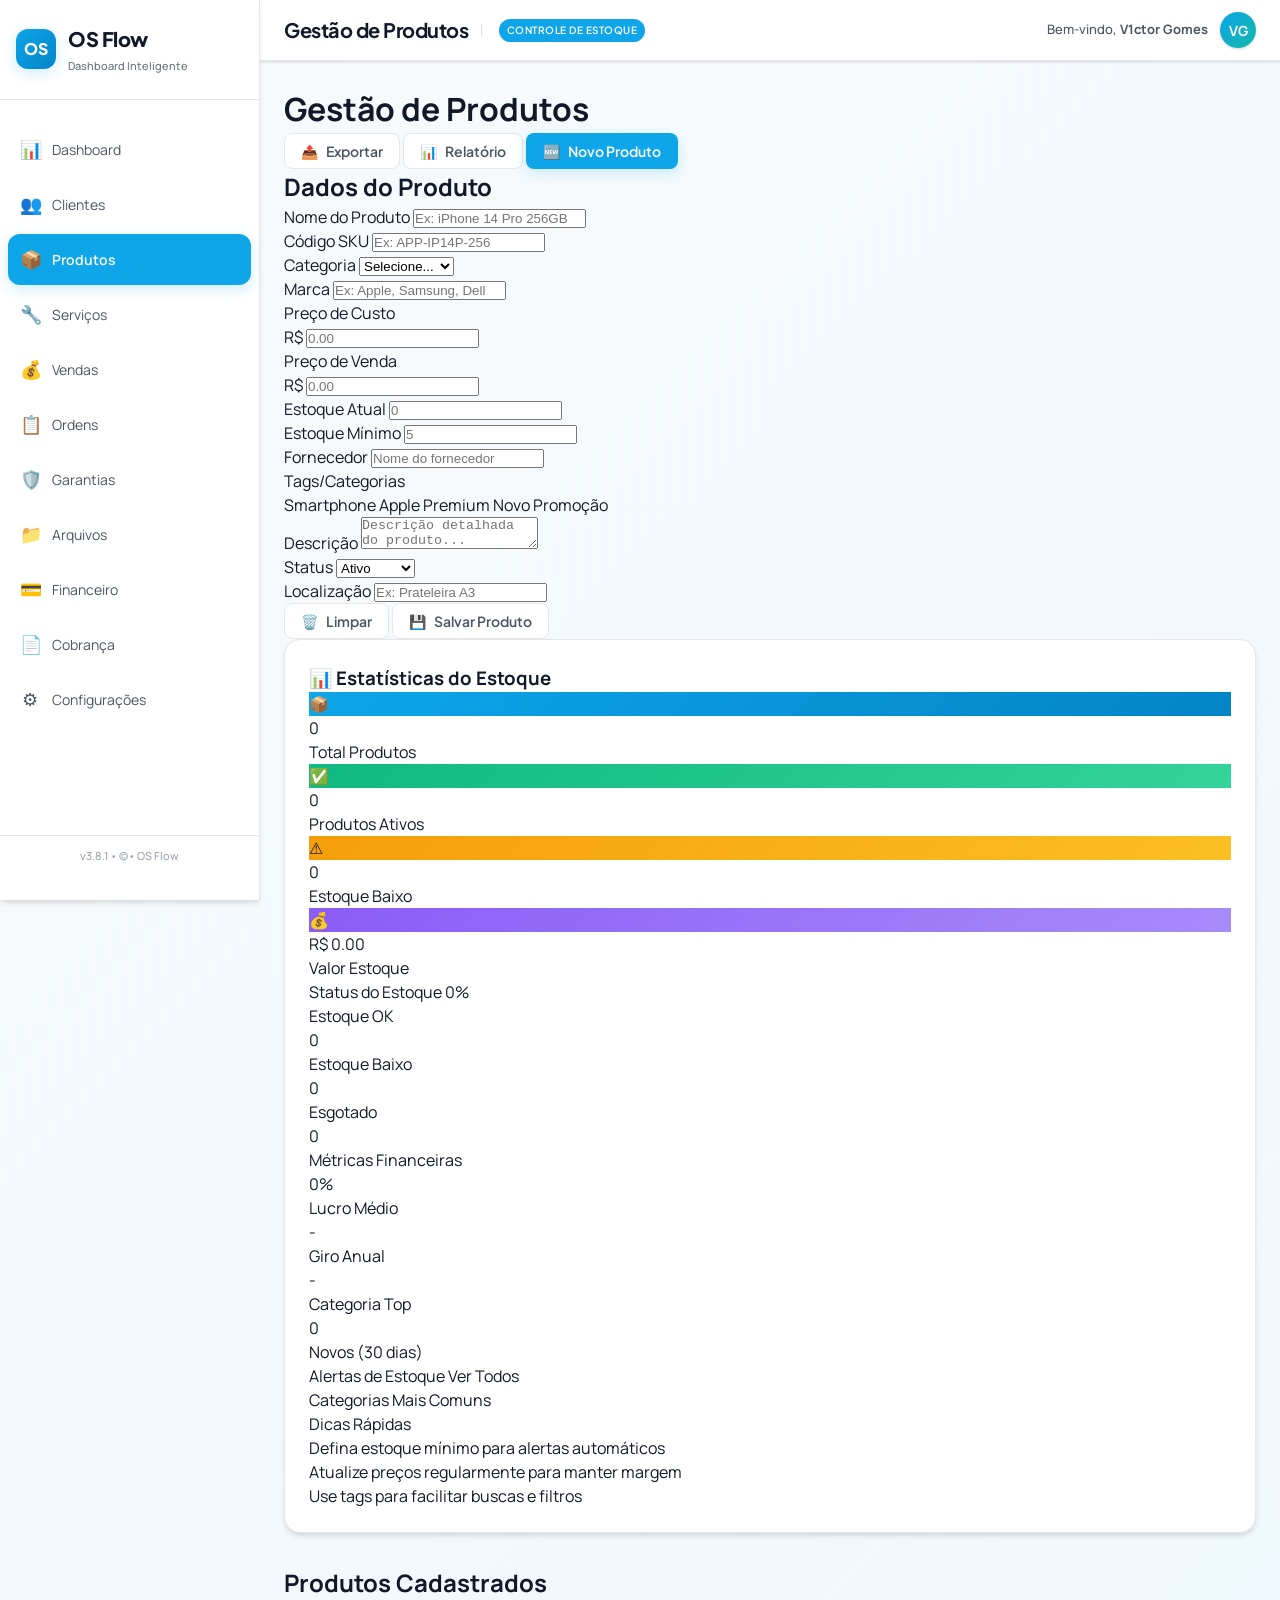
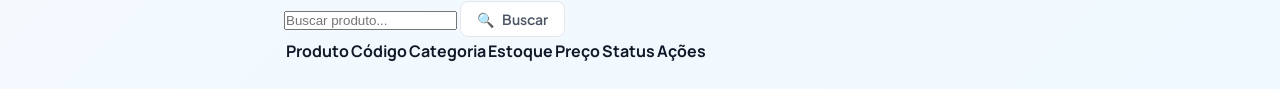
<file: pages/produtos.html>
<!DOCTYPE html>
<html lang="pt-BR">
<head>
  <meta charset="UTF-8" />
  <title>OS Flow • Gestão de Produtos</title>
  <meta name="viewport" content="width=device-width,initial-scale=1" />
  <link rel="preconnect" href="https://fonts.googleapis.com">
  <link rel="preconnect" href="https://fonts.gstatic.com" crossorigin>
  <link href="https://fonts.googleapis.com/css2?family=Manrope:wght@300;400;500;600;700;800&family=Plus+Jakarta+Sans:wght@400;500;600;700;800&display=swap" rel="stylesheet">
  <link rel="stylesheet" href="../assets/css/main.css">
</head>
<body>
  <div class="layout" id="mainLayout">
    <!-- SIDEBAR RECOLHÍVEL -->
    <div class="sidebar-wrapper">
      <aside class="sidebar">
        <div class="sidebar-logo">
          <div class="sidebar-logo-icon" onclick="toggleSidebar()">OS</div>
          <div class="sidebar-logo-text">
            <h1>OS Flow</h1>
            <small>Dashboard Inteligente</small>
          </div>
        </div>
        <ul class="menu">
          <li><a href="../index.html">
            <span class="menu-icon">📊</span>
            <span class="menu-text">Dashboard</span>
            <span class="menu-tooltip">Dashboard</span>
          </a></li>
          <li><a href="cadastrar-clientes.html">
            <span class="menu-icon">👥</span>
            <span class="menu-text">Clientes</span>
            <span class="menu-tooltip">Clientes</span>
          </a></li>
          <li><a href="produtos.html" class="active">
            <span class="menu-icon">📦</span>
            <span class="menu-text">Produtos</span>
            <span class="menu-tooltip">Produtos</span>
          </a></li>
          <li><a href="servicos.html">
            <span class="menu-icon">🔧</span>
            <span class="menu-text">Serviços</span>
            <span class="menu-tooltip">Serviços</span>
          </a></li>
          <li><a href="#">
            <span class="menu-icon">💰</span>
            <span class="menu-text">Vendas</span>
            <span class="menu-tooltip">Vendas</span>
          </a></li>
          <li><a href="ordem-servico.html">
            <span class="menu-icon">📋</span>
            <span class="menu-text">Ordens</span>
            <span class="menu-tooltip">Ordens</span>
          </a></li>
          <li><a href="#">
            <span class="menu-icon">🛡️</span>
            <span class="menu-text">Garantias</span>
            <span class="menu-tooltip">Garantias</span>
          </a></li>
          <li><a href="#">
            <span class="menu-icon">📁</span>
            <span class="menu-text">Arquivos</span>
            <span class="menu-tooltip">Arquivos</span>
          </a></li>
          <li><a href="#">
            <span class="menu-icon">💳</span>
            <span class="menu-text">Financeiro</span>
            <span class="menu-tooltip">Financeiro</span>
          </a></li>
          <li><a href="#">
            <span class="menu-icon">📄</span>
            <span class="menu-text">Cobrança</span>
            <span class="menu-tooltip">Cobrança</span>
          </a></li>
          <li><a href="#">
            <span class="menu-icon">⚙️</span>
            <span class="menu-text">Configurações</span>
            <span class="menu-tooltip">Configurações</span>
          </a></li>
        </ul>
        <div class="sidebar-footer">
          v3.8.1 • © <span id="ano-atual"></span> • OS Flow
        </div>
      </aside>
    </div>

    <!-- ÁREA PRINCIPAL -->
    <div class="main-wrapper">
      <header class="topbar">
        <div class="topbar-left">
          <div class="topbar-title">
            Gestão de Produtos
            <div class="breadcrumb">
              <span>Controle de Estoque</span>
            </div>
          </div>
        </div>
        <div class="user-info">
          <span>Bem-vindo, <strong>V1ctor Gomes</strong></span>
          <div class="user-avatar">VG</div>
        </div>
      </header>

      <main class="content fade-in">
        <!-- CABEÇALHO DA PÁGINA -->
        <div class="products-header slide-in">
          <h1>Gestão de Produtos</h1>
          <div class="products-actions">
            <button class="btn" onclick="exportarProdutos()">
              <span>📤</span> Exportar
            </button>
            <button class="btn btn-warning" onclick="gerarRelatorioEstoque()">
              <span>📊</span> Relatório
            </button>
            <button class="btn btn-primary" onclick="limparFormulario()">
              <span>🆕</span> Novo Produto
            </button>
          </div>
        </div>

        <!-- FORMULÁRIO E ESTATÍSTICAS -->
        <div class="products-form-container">
          <!-- FORMULÁRIO PRINCIPAL -->
          <section class="form-panel slide-in">
            <div class="form-panel-header">
              <h2>Dados do Produto</h2>
            </div>
            
            <form id="produtoForm" onsubmit="salvarProduto(event)">
              <div class="form-row">
                <div class="form-group">
                  <label class="form-label required" for="nome">Nome do Produto</label>
                  <input type="text" id="nome" class="form-input" placeholder="Ex: iPhone 14 Pro 256GB" required>
                </div>
                
                <div class="form-group">
                  <label class="form-label required" for="codigo">Código SKU</label>
                  <input type="text" id="codigo" class="form-input" placeholder="Ex: APP-IP14P-256" required>
                </div>
              </div>

              <div class="form-row">
                <div class="form-group">
                  <label class="form-label" for="categoria">Categoria</label>
                  <select id="categoria" class="form-input form-select">
                    <option value="">Selecione...</option>
                    <option value="smartphone">Smartphone</option>
                    <option value="notebook">Notebook</option>
                    <option value="tablet">Tablet</option>
                    <option value="acessorios">Acessórios</option>
                    <option value="pecas">Peças</option>
                    <option value="perifericos">Periféricos</option>
                  </select>
                </div>
                
                <div class="form-group">
                  <label class="form-label" for="marca">Marca</label>
                  <input type="text" id="marca" class="form-input" placeholder="Ex: Apple, Samsung, Dell">
                </div>
              </div>

              <div class="form-row">
                <div class="form-group">
                  <label class="form-label required" for="preco_custo">Preço de Custo</label>
                  <div class="price-input-container">
                    <span class="price-prefix">R$</span>
                    <input type="number" id="preco_custo" class="form-input price-input" placeholder="0.00" step="0.01" min="0" required>
                  </div>
                </div>
                
                <div class="form-group">
                  <label class="form-label required" for="preco_venda">Preço de Venda</label>
                  <div class="price-input-container">
                    <span class="price-prefix">R$</span>
                    <input type="number" id="preco_venda" class="form-input price-input" placeholder="0.00" step="0.01" min="0" required>
                  </div>
                </div>
              </div>

              <div class="form-row">
                <div class="form-group">
                  <label class="form-label required" for="estoque_atual">Estoque Atual</label>
                  <input type="number" id="estoque_atual" class="form-input" placeholder="0" min="0" required>
                </div>
                
                <div class="form-group">
                  <label class="form-label" for="estoque_minimo">Estoque Mínimo</label>
                  <input type="number" id="estoque_minimo" class="form-input" placeholder="5" min="0">
                </div>
              </div>

              <div class="form-group">
                <label class="form-label" for="fornecedor">Fornecedor</label>
                <input type="text" id="fornecedor" class="form-input" placeholder="Nome do fornecedor">
              </div>

              <div class="form-group">
                <label class="form-label" for="tags">Tags/Categorias</label>
                <div class="categories-tags">
                  <span class="category-tag" onclick="toggleTag(this)">Smartphone</span>
                  <span class="category-tag" onclick="toggleTag(this)">Apple</span>
                  <span class="category-tag" onclick="toggleTag(this)">Premium</span>
                  <span class="category-tag" onclick="toggleTag(this)">Novo</span>
                  <span class="category-tag" onclick="toggleTag(this)">Promoção</span>
                </div>
              </div>

              <div class="form-group">
                <label class="form-label" for="descricao">Descrição</label>
                <textarea id="descricao" class="form-input form-textarea" placeholder="Descrição detalhada do produto..."></textarea>
              </div>

              <div class="form-row">
                <div class="form-group">
                  <label class="form-label required" for="status">Status</label>
                  <select id="status" class="form-input form-select" required>
                    <option value="ativo">Ativo</option>
                    <option value="inativo">Inativo</option>
                    <option value="esgotado">Esgotado</option>
                  </select>
                </div>
                
                <div class="form-group">
                  <label class="form-label" for="localizacao">Localização</label>
                  <input type="text" id="localizacao" class="form-input" placeholder="Ex: Prateleira A3">
                </div>
              </div>

              <div class="form-actions">
                <button type="button" class="btn btn-danger" onclick="limparFormulario()">
                  <span>🗑️</span> Limpar
                </button>
                <button type="submit" class="btn btn-success">
                  <span>💾</span> Salvar Produto
                </button>
              </div>
            </form>
          </section>

          <!-- PAINEL DE ESTATÍSTICAS DE PRODUTOS -->
          <aside class="stats-panel slide-in">
            <div class="stats-panel-header">
              <h3>📊 Estatísticas do Estoque</h3>
            </div>
            
            <!-- Estatísticas principais -->
            <div class="stats-main-grid">
              <div class="stat-main-card">
                <div class="stat-main-icon" style="background: linear-gradient(135deg, var(--primary-500) 0%, var(--primary-600) 100%);">📦</div>
                <div class="stat-main-value" id="totalProdutos">0</div>
                <div class="stat-main-label">Total Produtos</div>
              </div>
              
              <div class="stat-main-card">
                <div class="stat-main-icon" style="background: linear-gradient(135deg, var(--success) 0%, #34d399 100%);">✅</div>
                <div class="stat-main-value" id="produtosAtivos">0</div>
                <div class="stat-main-label">Produtos Ativos</div>
              </div>
              
              <div class="stat-main-card">
                <div class="stat-main-icon" style="background: linear-gradient(135deg, var(--warning) 0%, #fbbf24 100%);">⚠️</div>
                <div class="stat-main-value" id="produtosBaixos">0</div>
                <div class="stat-main-label">Estoque Baixo</div>
              </div>
              
              <div class="stat-main-card">
                <div class="stat-main-icon" style="background: linear-gradient(135deg, var(--purple) 0%, #a78bfa 100%);">💰</div>
                <div class="stat-main-value" id="valorEstoque">R$ 0.00</div>
                <div class="stat-main-label">Valor Estoque</div>
              </div>
            </div>
            
            <!-- Gráfico de estoque -->
            <div class="stock-chart">
              <div class="stock-title">
                <span>Status do Estoque</span>
                <span id="percentEstoqueOk">0%</span>
              </div>
              <div class="stock-bars">
                <div class="stock-bar">
                  <span class="stock-bar-label">Estoque OK</span>
                  <div class="stock-bar-container">
                    <div class="stock-bar-fill" id="barEstoqueOk" style="background: linear-gradient(90deg, var(--success) 0%, #34d399 100%); width: 0%;">
                      <span class="stock-bar-value" id="barEstoqueOkValue">0</span>
                    </div>
                  </div>
                </div>
                
                <div class="stock-bar">
                  <span class="stock-bar-label">Estoque Baixo</span>
                  <div class="stock-bar-container">
                    <div class="stock-bar-fill" id="barEstoqueBaixo" style="background: linear-gradient(90deg, var(--warning) 0%, #fbbf24 100%); width: 0%;">
                      <span class="stock-bar-value" id="barEstoqueBaixoValue">0</span>
                    </div>
                  </div>
                </div>
                
                <div class="stock-bar">
                  <span class="stock-bar-label">Esgotado</span>
                  <div class="stock-bar-container">
                    <div class="stock-bar-fill" id="barEsgotado" style="background: linear-gradient(90deg, var(--danger) 0%, #f87171 100%); width: 0%;">
                      <span class="stock-bar-value" id="barEsgotadoValue">0</span>
                    </div>
                  </div>
                </div>
              </div>
            </div>
            
            <!-- Estatísticas Adicionais -->
            <div class="additional-stats">
              <div class="additional-stats-title">Métricas Financeiras</div>
              <div class="additional-stats-grid">
                <div class="additional-stat-item">
                  <div class="additional-stat-value" id="lucroMedio">0%</div>
                  <div class="additional-stat-label">Lucro Médio</div>
                </div>
                <div class="additional-stat-item">
                  <div class="additional-stat-value" id="giroEstoque">-</div>
                  <div class="additional-stat-label">Giro Anual</div>
                </div>
                <div class="additional-stat-item">
                  <div class="additional-stat-value" id="topCategoria">-</div>
                  <div class="additional-stat-label">Categoria Top</div>
                </div>
                <div class="additional-stat-item">
                  <div class="additional-stat-value" id="novosProdutos">0</div>
                  <div class="additional-stat-label">Novos (30 dias)</div>
                </div>
              </div>
            </div>
            
            <!-- Alertas de Estoque (gerados via JS) -->
            <div class="stock-alerts">
              <div class="alerts-title">
                <span>Alertas de Estoque</span>
                <span class="alert-action" onclick="verTodosAlertas()">Ver Todos</span>
              </div>
              <div class="alerts-list" id="alertsList">
                <!-- Gerado via JavaScript -->
              </div>
            </div>
            
            <!-- Categorias Populares (geradas via JS) -->
            <div class="popular-categories">
              <div class="categories-title">Categorias Mais Comuns</div>
              <div class="categories-list" id="categoriesList">
                <!-- Gerado via JavaScript -->
              </div>
            </div>
            
            <!-- Dicas Rápidas -->
            <div class="quick-tips">
              <div class="tips-title">Dicas Rápidas</div>
              <div class="tips-list">
                <div class="tip-item">Defina estoque mínimo para alertas automáticos</div>
                <div class="tip-item">Atualize preços regularmente para manter margem</div>
                <div class="tip-item">Use tags para facilitar buscas e filtros</div>
              </div>
            </div>
          </aside>
        </div>

        <!-- LISTA DE PRODUTOS -->
        <section class="products-panel slide-in">
          <div class="products-panel-header">
            <h2>Produtos Cadastrados</h2>
            <div class="search-container">
              <input type="text" class="search-input" placeholder="Buscar produto..." id="buscarProduto" onkeyup="filtrarProdutos()">
              <button class="btn" onclick="filtrarProdutos()">
                <span>🔍</span> Buscar
              </button>
            </div>
          </div>
          
          <div class="table-container">
            <table class="products-table" id="tabelaProdutos">
              <thead>
                <tr>
                  <th>Produto</th>
                  <th>Código</th>
                  <th>Categoria</th>
                  <th>Estoque</th>
                  <th>Preço</th>
                  <th>Status</th>
                  <th>Ações</th>
                </tr>
              </thead>
              <tbody id="produtosLista">
                <!-- Os produtos serão carregados aqui via JavaScript -->
              </tbody>
            </table>
          </div>
          
          <div id="semProdutos" class="empty-state" style="display: none;">
            <div class="empty-state-icon">📦</div>
            <h3>Nenhum produto cadastrado</h3>
            <p>Comece cadastrando seu primeiro produto usando o formulário acima.</p>
          </div>
        </section>
      </main>
    </div>
  </div>

  <!-- MODAL DE CONFIRMAÇÃO -->
  <div class="modal-backdrop" id="modalConfirmacao">
    <div class="modal">
      <div class="modal-header">
        <h3 id="modalTitulo">Confirmação</h3>
        <button class="modal-close" onclick="fecharModal()">×</button>
      </div>
      <div class="modal-body" id="modalCorpo"></div>
      <div style="display: flex; justify-content: flex-end; gap: var(--space-3); margin-top: var(--space-6);">
        <button class="btn" onclick="fecharModal()">Cancelar</button>
        <button class="btn btn-danger" id="btnConfirmarAcao" onclick="confirmarAcao()">Confirmar</button>
      </div>
    </div>
  </div>

  <!-- MODAL DETALHES DO PRODUTO -->
  <div class="modal-backdrop" id="modalDetalhes">
    <div class="modal" style="width: 600px;">
      <div class="modal-header">
        <h3 id="modalDetalhesTitulo">Detalhes do Produto</h3>
        <button class="modal-close" onclick="fecharModalDetalhes()">×</button>
      </div>
      <div class="modal-body" id="modalDetalhesCorpo"></div>
    </div>
  </div>
  <script src="../assets/js/main.js"></script>
</body>
</html>
</file>
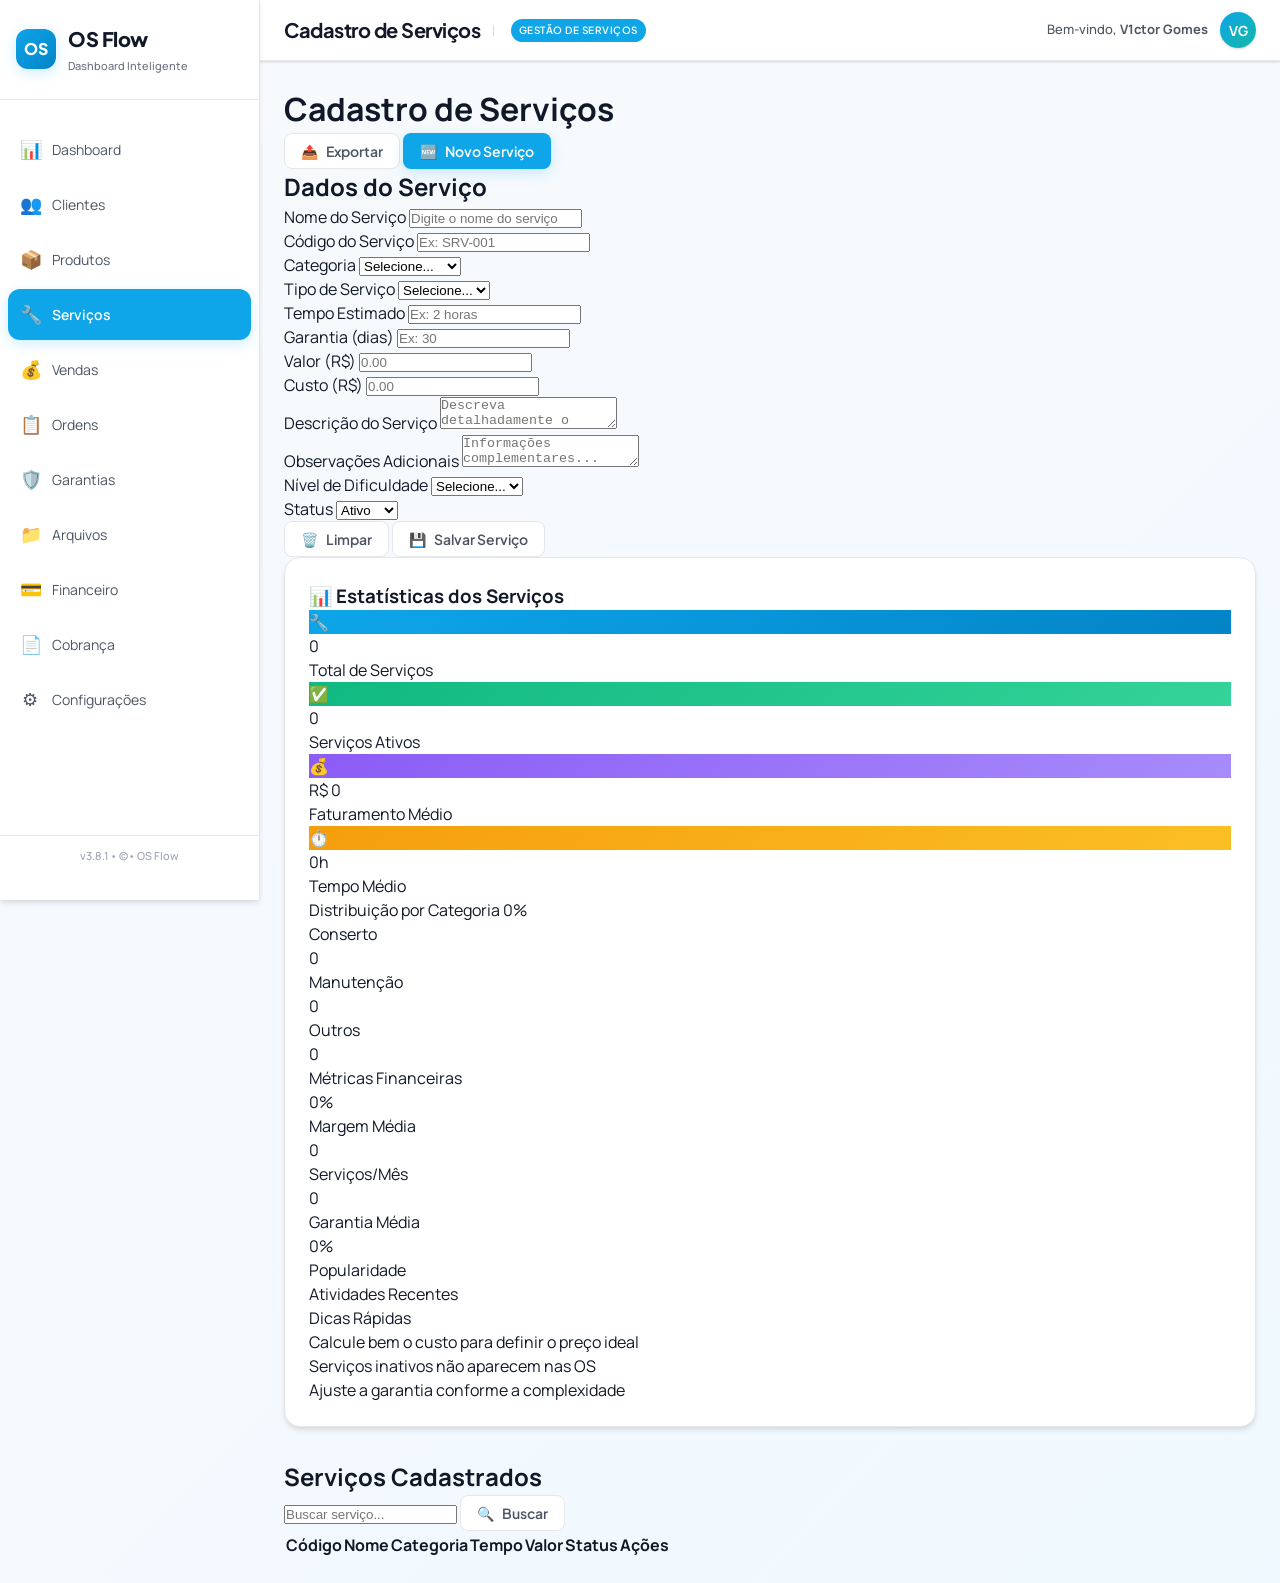
<file: pages/servicos.html>
<!DOCTYPE html>
<html lang="pt-BR">
<head>
  <meta charset="UTF-8" />
  <title>OS Flow • Cadastro de Serviços</title>
  <meta name="viewport" content="width=device-width,initial-scale=1" />
  <link rel="preconnect" href="https://fonts.googleapis.com">
  <link rel="preconnect" href="https://fonts.gstatic.com" crossorigin>
  <link href="https://fonts.googleapis.com/css2?family=Manrope:wght@300;400;500;600;700;800&family=Plus+Jakarta+Sans:wght@400;500;600;700;800&display=swap" rel="stylesheet">
  <link rel="stylesheet" href="../assets/css/main.css">
</head>
<body>
  <div class="layout" id="mainLayout">
    <!-- SIDEBAR RECOLHÍVEL -->
    <div class="sidebar-wrapper">
      <aside class="sidebar">
        <div class="sidebar-logo">
          <div class="sidebar-logo-icon" onclick="toggleSidebar()">OS</div>
          <div class="sidebar-logo-text">
            <h1>OS Flow</h1>
            <small>Dashboard Inteligente</small>
          </div>
        </div>
        <ul class="menu">
          <li><a href="../index.html">
            <span class="menu-icon">📊</span>
            <span class="menu-text">Dashboard</span>
            <span class="menu-tooltip">Dashboard</span>
          </a></li>
          <li><a href="cadastrar-clientes.html">
            <span class="menu-icon">👥</span>
            <span class="menu-text">Clientes</span>
            <span class="menu-tooltip">Clientes</span>
          </a></li>
          <li><a href="produtos.html">
            <span class="menu-icon">📦</span>
            <span class="menu-text">Produtos</span>
            <span class="menu-tooltip">Produtos</span>
          </a></li>
          <li><a href="servicos.html" class="active">
            <span class="menu-icon">🔧</span>
            <span class="menu-text">Serviços</span>
            <span class="menu-tooltip">Serviços</span>
          </a></li>
          <li><a href="#">
            <span class="menu-icon">💰</span>
            <span class="menu-text">Vendas</span>
            <span class="menu-tooltip">Vendas</span>
          </a></li>
          <li><a href="ordem-servico.html">
            <span class="menu-icon">📋</span>
            <span class="menu-text">Ordens</span>
            <span class="menu-tooltip">Ordens</span>
          </a></li>
          <li><a href="#">
            <span class="menu-icon">🛡️</span>
            <span class="menu-text">Garantias</span>
            <span class="menu-tooltip">Garantias</span>
          </a></li>
          <li><a href="#">
            <span class="menu-icon">📁</span>
            <span class="menu-text">Arquivos</span>
            <span class="menu-tooltip">Arquivos</span>
          </a></li>
          <li><a href="#">
            <span class="menu-icon">💳</span>
            <span class="menu-text">Financeiro</span>
            <span class="menu-tooltip">Financeiro</span>
          </a></li>
          <li><a href="#">
            <span class="menu-icon">📄</span>
            <span class="menu-text">Cobrança</span>
            <span class="menu-tooltip">Cobrança</span>
          </a></li>
          <li><a href="#">
            <span class="menu-icon">⚙️</span>
            <span class="menu-text">Configurações</span>
            <span class="menu-tooltip">Configurações</span>
          </a></li>
        </ul>
        <div class="sidebar-footer">
          v3.8.1 • © <span id="ano-atual"></span> • OS Flow
        </div>
      </aside>
    </div>

    <!-- ÁREA PRINCIPAL -->
    <div class="main-wrapper">
      <header class="topbar">
        <div class="topbar-left">
          <div class="topbar-title">
            Cadastro de Serviços
            <div class="breadcrumb">
              <span>Gestão de Serviços</span>
            </div>
          </div>
        </div>
        <div class="user-info">
          <span>Bem-vindo, <strong>V1ctor Gomes</strong></span>
          <div class="user-avatar">VG</div>
        </div>
      </header>

      <main class="content fade-in">
        <!-- CABEÇALHO DA PÁGINA -->
        <div class="service-header slide-in">
          <h1>Cadastro de Serviços</h1>
          <div class="service-actions">
            <button class="btn" onclick="exportarServicos()">
              <span>📤</span> Exportar
            </button>
            <button class="btn btn-primary" onclick="limparFormulario()">
              <span>🆕</span> Novo Serviço
            </button>
          </div>
        </div>

        <!-- FORMULÁRIO E ESTATÍSTICAS -->
        <div class="service-form-container">
          <!-- FORMULÁRIO PRINCIPAL -->
          <section class="form-panel slide-in">
            <div class="form-panel-header">
              <h2>Dados do Serviço</h2>
            </div>
            
            <form id="servicoForm" onsubmit="salvarServico(event)">
              <div class="form-group">
                <label class="form-label required" for="nome">Nome do Serviço</label>
                <input type="text" id="nome" class="form-input" placeholder="Digite o nome do serviço" required>
              </div>
              
              <div class="form-group">
                <label class="form-label required" for="codigo">Código do Serviço</label>
                <input type="text" id="codigo" class="form-input" placeholder="Ex: SRV-001" required>
              </div>

              <div class="form-row">
                <div class="form-group">
                  <label class="form-label required" for="categoria">Categoria</label>
                  <select id="categoria" class="form-input form-select" required>
                    <option value="">Selecione...</option>
                    <option value="conserto">Conserto</option>
                    <option value="manutencao">Manutenção</option>
                    <option value="instalacao">Instalação</option>
                    <option value="configuracao">Configuração</option>
                    <option value="limpeza">Limpeza</option>
                    <option value="diagnostico">Diagnóstico</option>
                    <option value="outro">Outro</option>
                  </select>
                </div>
                
                <div class="form-group">
                  <label class="form-label required" for="tipo">Tipo de Serviço</label>
                  <select id="tipo" class="form-input form-select" required>
                    <option value="">Selecione...</option>
                    <option value="interno">Interno</option>
                    <option value="externo">Externo</option>
                    <option value="remoto">Remoto</option>
                  </select>
                </div>
              </div>

              <div class="form-row">
                <div class="form-group">
                  <label class="form-label required" for="tempo_estimado">Tempo Estimado</label>
                  <input type="text" id="tempo_estimado" class="form-input" placeholder="Ex: 2 horas" required>
                </div>
                
                <div class="form-group">
                  <label class="form-label required" for="garantia">Garantia (dias)</label>
                  <input type="number" id="garantia" class="form-input" placeholder="Ex: 30" min="0" required>
                </div>
              </div>

              <div class="form-row">
                <div class="form-group">
                  <label class="form-label required" for="valor">Valor (R$)</label>
                  <input type="number" id="valor" class="form-input" placeholder="0.00" step="0.01" min="0" required>
                </div>
                
                <div class="form-group">
                  <label class="form-label required" for="custo">Custo (R$)</label>
                  <input type="number" id="custo" class="form-input" placeholder="0.00" step="0.01" min="0" required>
                </div>
              </div>

              <div class="form-group">
                <label class="form-label required" for="descricao">Descrição do Serviço</label>
                <textarea id="descricao" class="form-input form-textarea" placeholder="Descreva detalhadamente o serviço..." required></textarea>
              </div>

              <div class="form-group">
                <label class="form-label" for="observacoes">Observações Adicionais</label>
                <textarea id="observacoes" class="form-input form-textarea" placeholder="Informações complementares..."></textarea>
              </div>

              <div class="form-row">
                <div class="form-group">
                  <label class="form-label required" for="dificuldade">Nível de Dificuldade</label>
                  <select id="dificuldade" class="form-input form-select" required>
                    <option value="">Selecione...</option>
                    <option value="baixa">Baixa</option>
                    <option value="media">Média</option>
                    <option value="alta">Alta</option>
                  </select>
                </div>
                
                <div class="form-group">
                  <label class="form-label required" for="status">Status</label>
                  <select id="status" class="form-input form-select" required>
                    <option value="ativo">Ativo</option>
                    <option value="inativo">Inativo</option>
                  </select>
                </div>
              </div>

              <div class="form-actions">
                <button type="button" class="btn btn-danger" onclick="limparFormulario()">
                  <span>🗑️</span> Limpar
                </button>
                <button type="submit" class="btn btn-success">
                  <span>💾</span> Salvar Serviço
                </button>
              </div>
            </form>
          </section>

          <!-- PAINEL DE ESTATÍSTICAS AVANÇADAS -->
          <aside class="stats-panel slide-in">
            <div class="stats-panel-header">
              <h3>📊 Estatísticas dos Serviços</h3>
            </div>
            
            <!-- Estatísticas principais -->
            <div class="stats-main-grid">
              <div class="stat-main-card">
                <div class="stat-main-icon" style="background: linear-gradient(135deg, var(--primary-500) 0%, var(--primary-600) 100%);">🔧</div>
                <div class="stat-main-value" id="totalServicos">0</div>
                <div class="stat-main-label">Total de Serviços</div>
              </div>
              
              <div class="stat-main-card">
                <div class="stat-main-icon" style="background: linear-gradient(135deg, var(--success) 0%, #34d399 100%);">✅</div>
                <div class="stat-main-value" id="servicosAtivos">0</div>
                <div class="stat-main-label">Serviços Ativos</div>
              </div>
              
              <div class="stat-main-card">
                <div class="stat-main-icon" style="background: linear-gradient(135deg, var(--purple) 0%, #a78bfa 100%);">💰</div>
                <div class="stat-main-value" id="faturamentoMedio">R$ 0</div>
                <div class="stat-main-label">Faturamento Médio</div>
              </div>
              
              <div class="stat-main-card">
                <div class="stat-main-icon" style="background: linear-gradient(135deg, var(--warning) 0%, #fbbf24 100%);">⏱️</div>
                <div class="stat-main-value" id="tempoMedio">0h</div>
                <div class="stat-main-label">Tempo Médio</div>
              </div>
            </div>
            
            <!-- Gráfico de distribuição -->
            <div class="distribution-chart">
              <div class="distribution-title">
                <span>Distribuição por Categoria</span>
                <span id="percentConserto">0%</span>
              </div>
              <div class="distribution-bars">
                <div class="distribution-bar">
                  <span class="distribution-bar-label">Conserto</span>
                  <div class="distribution-bar-container">
                    <div class="distribution-bar-fill" id="barConserto" style="background: linear-gradient(90deg, var(--primary-500) 0%, var(--primary-600) 100%); width: 0%;">
                      <span class="distribution-bar-value" id="barConsertoValue">0</span>
                    </div>
                  </div>
                </div>
                
                <div class="distribution-bar">
                  <span class="distribution-bar-label">Manutenção</span>
                  <div class="distribution-bar-container">
                    <div class="distribution-bar-fill" id="barManutencao" style="background: linear-gradient(90deg, var(--success) 0%, #34d399 100%); width: 0%;">
                      <span class="distribution-bar-value" id="barManutencaoValue">0</span>
                    </div>
                  </div>
                </div>
                
                <div class="distribution-bar">
                  <span class="distribution-bar-label">Outros</span>
                  <div class="distribution-bar-container">
                    <div class="distribution-bar-fill" id="barOutros" style="background: linear-gradient(90deg, var(--warning) 0%, #fbbf24 100%); width: 0%;">
                      <span class="distribution-bar-value" id="barOutrosValue">0</span>
                    </div>
                  </div>
                </div>
              </div>
            </div>
            
            <!-- Estatísticas Adicionais -->
            <div class="additional-stats">
              <div class="additional-stats-title">Métricas Financeiras</div>
              <div class="additional-stats-grid">
                <div class="additional-stat-item">
                  <div class="additional-stat-value" id="lucroMedio">0%</div>
                  <div class="additional-stat-label">Margem Média</div>
                </div>
                <div class="additional-stat-item">
                  <div class="additional-stat-value" id="servicosMes">0</div>
                  <div class="additional-stat-label">Serviços/Mês</div>
                </div>
                <div class="additional-stat-item">
                  <div class="additional-stat-value" id="garantiaMedia">0</div>
                  <div class="additional-stat-label">Garantia Média</div>
                </div>
                <div class="additional-stat-item">
                  <div class="additional-stat-value" id="popularidade">0%</div>
                  <div class="additional-stat-label">Popularidade</div>
                </div>
              </div>
            </div>
            
            <!-- Atividades Recentes -->
            <div class="recent-activities">
              <div class="activities-title">Atividades Recentes</div>
              <div class="activities-list" id="atividadesLista"></div>
            </div>
            
            <!-- Dicas Rápidas -->
            <div class="quick-tips">
              <div class="tips-title">Dicas Rápidas</div>
              <div class="tips-list">
                <div class="tip-item">Calcule bem o custo para definir o preço ideal</div>
                <div class="tip-item">Serviços inativos não aparecem nas OS</div>
                <div class="tip-item">Ajuste a garantia conforme a complexidade</div>
              </div>
            </div>
          </aside>
        </div>

        <!-- LISTA DE SERVIÇOS -->
        <section class="services-panel slide-in">
          <div class="services-panel-header">
            <h2>Serviços Cadastrados</h2>
            <div class="search-container">
              <input type="text" class="search-input" placeholder="Buscar serviço..." id="buscarServico" onkeyup="filtrarServicos()">
              <button class="btn" onclick="filtrarServicos()">
                <span>🔍</span> Buscar
              </button>
            </div>
          </div>
          
          <div class="table-container">
            <table class="services-table" id="tabelaServicos">
              <thead>
                <tr>
                  <th>Código</th>
                  <th>Nome</th>
                  <th>Categoria</th>
                  <th>Tempo</th>
                  <th>Valor</th>
                  <th>Status</th>
                  <th>Ações</th>
                </tr>
              </thead>
              <tbody id="servicosLista"></tbody>
            </table>
          </div>
          
          <div id="semServicos" class="empty-state" style="display: none;">
            <div class="empty-state-icon">🔧</div>
            <h3>Nenhum serviço cadastrado</h3>
            <p>Comece cadastrando seu primeiro serviço usando o formulário acima.</p>
          </div>
        </section>
      </main>
    </div>
  </div>

  <!-- MODAL DE CONFIRMAÇÃO -->
  <div class="modal-backdrop" id="modalConfirmacao">
    <div class="modal">
      <div class="modal-header">
        <h3 id="modalTitulo">Confirmação</h3>
        <button class="modal-close" onclick="fecharModal()">×</button>
      </div>
      <div class="modal-body" id="modalCorpo"></div>
      <div style="display: flex; justify-content: flex-end; gap: var(--space-3); margin-top: var(--space-6);">
        <button class="btn" onclick="fecharModal()">Cancelar</button>
        <button class="btn btn-danger" id="btnConfirmarAcao" onclick="confirmarAcao()">Confirmar</button>
      </div>
    </div>
  </div>
  <script src="../assets/js/main.js"></script>
</body>
</html>
</file>
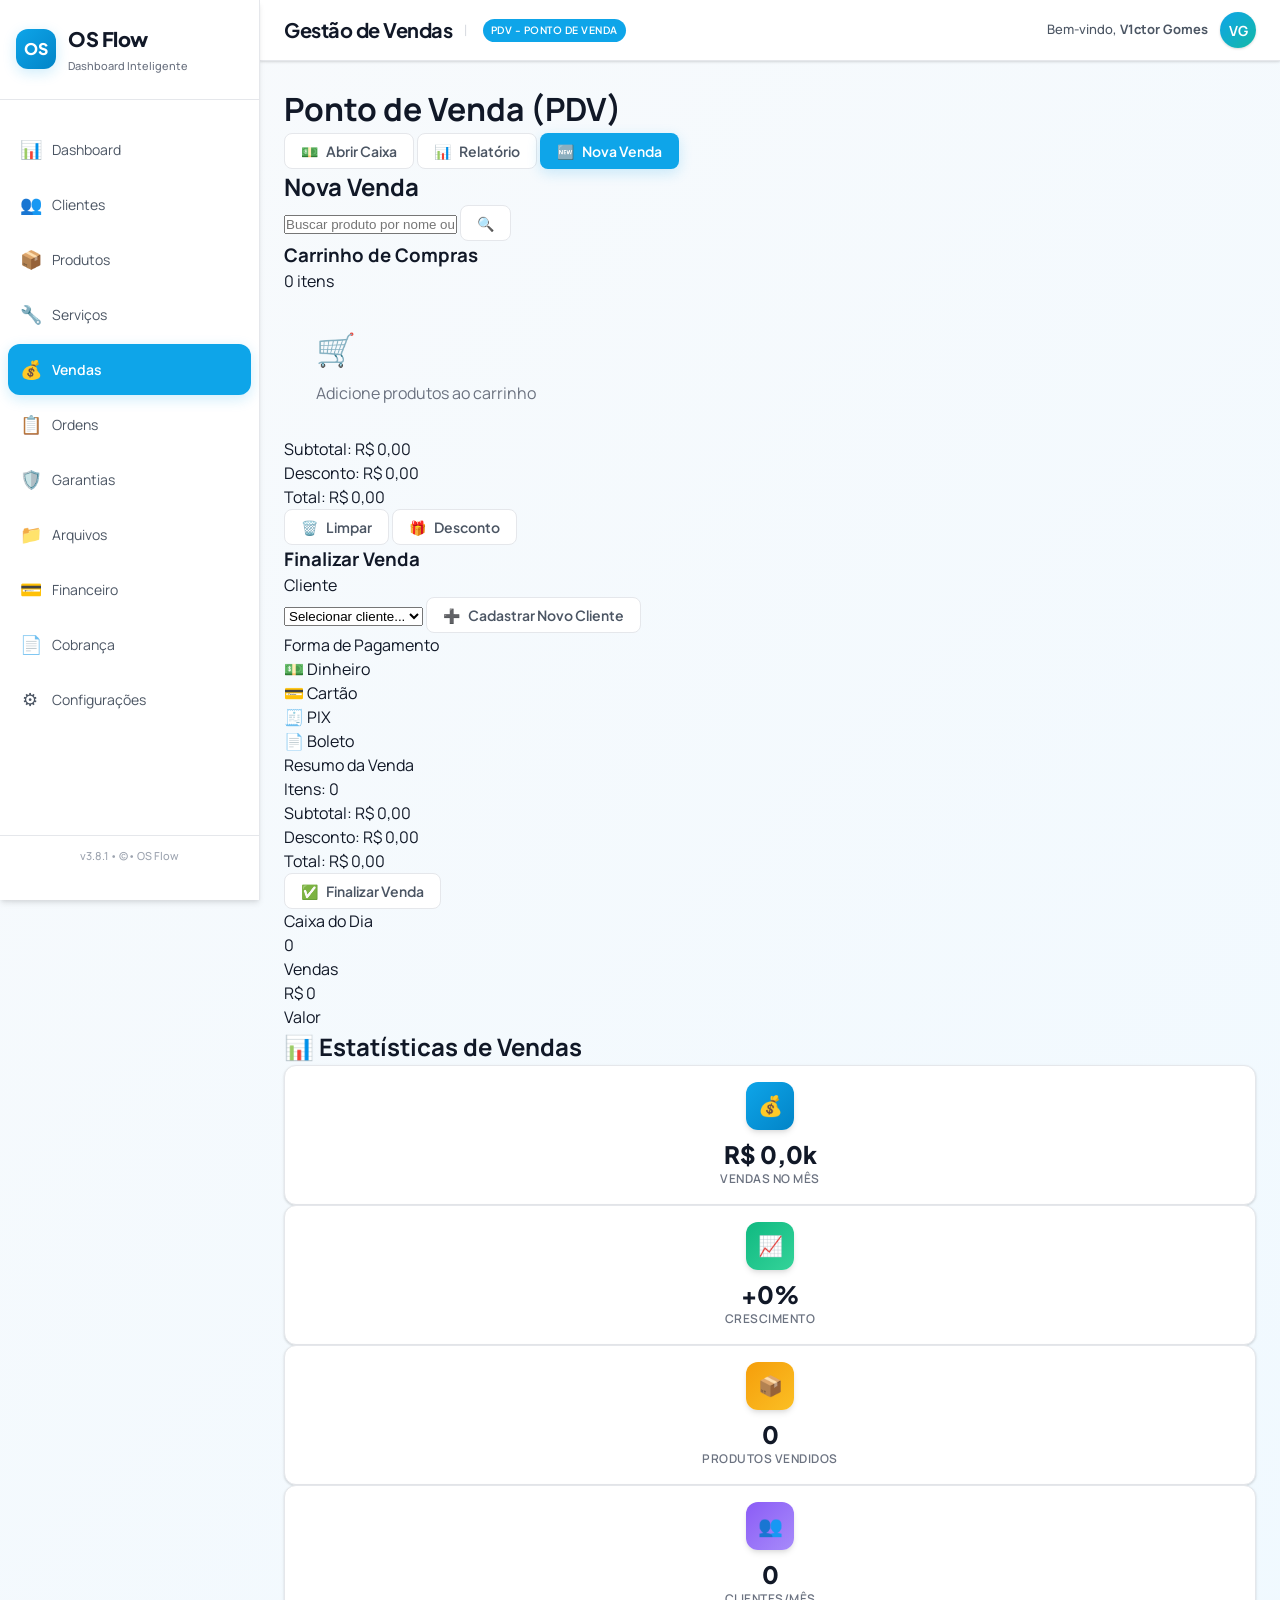
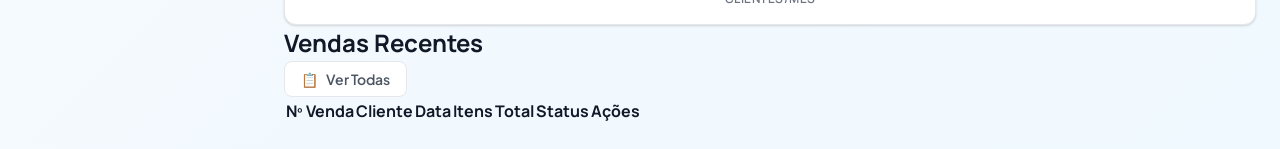
<file: pages/vendas.html>
<!DOCTYPE html>
<html lang="pt-BR">
<head>
  <meta charset="UTF-8" />
  <title>OS Flow • Gestão de Vendas</title>
  <meta name="viewport" content="width=device-width,initial-scale=1" />
  <link rel="preconnect" href="https://fonts.googleapis.com">
  <link rel="preconnect" href="https://fonts.gstatic.com" crossorigin>
  <link href="https://fonts.googleapis.com/css2?family=Manrope:wght@300;400;500;600;700;800&family=Plus+Jakarta+Sans:wght@400;500;600;700;800&display=swap" rel="stylesheet">
  <link rel="stylesheet" href="../assets/css/main.css">
</head>
<body>
  <div class="layout" id="mainLayout">
    <div class="sidebar-wrapper">
      <aside class="sidebar">
        <div class="sidebar-logo">
          <div class="sidebar-logo-icon" onclick="toggleSidebar()">OS</div>
          <div class="sidebar-logo-text">
            <h1>OS Flow</h1>
            <small>Dashboard Inteligente</small>
          </div>
        </div>

        <ul class="menu">
          <li><a href="../index.html">
            <span class="menu-icon">📊</span>
            <span class="menu-text">Dashboard</span>
            <span class="menu-tooltip">Dashboard</span>
          </a></li>

          <li><a href="cadastrar-clientes.html">
            <span class="menu-icon">👥</span>
            <span class="menu-text">Clientes</span>
            <span class="menu-tooltip">Clientes</span>
          </a></li>

          <li><a href="produtos.html">
            <span class="menu-icon">📦</span>
            <span class="menu-text">Produtos</span>
            <span class="menu-tooltip">Produtos</span>
          </a></li>

          <li><a href="servicos.html">
            <span class="menu-icon">🔧</span>
            <span class="menu-text">Serviços</span>
            <span class="menu-tooltip">Serviços</span>
          </a></li>

          <li><a href="vendas.html" class="active">
            <span class="menu-icon">💰</span>
            <span class="menu-text">Vendas</span>
            <span class="menu-tooltip">Vendas</span>
          </a></li>

          <li><a href="ordem-servico.html">
            <span class="menu-icon">📋</span>
            <span class="menu-text">Ordens</span>
            <span class="menu-tooltip">Ordens</span>
          </a></li>

          <li><a href="#">
            <span class="menu-icon">🛡️</span>
            <span class="menu-text">Garantias</span>
            <span class="menu-tooltip">Garantias</span>
          </a></li>

          <li><a href="#">
            <span class="menu-icon">📁</span>
            <span class="menu-text">Arquivos</span>
            <span class="menu-tooltip">Arquivos</span>
          </a></li>

          <li><a href="#">
            <span class="menu-icon">💳</span>
            <span class="menu-text">Financeiro</span>
            <span class="menu-tooltip">Financeiro</span>
          </a></li>

          <li><a href="cobranca.html">
            <span class="menu-icon">📄</span>
            <span class="menu-text">Cobrança</span>
            <span class="menu-tooltip">Cobrança</span>
          </a></li>

          <li><a href="configuracoes.html">
            <span class="menu-icon">⚙️</span>
            <span class="menu-text">Configurações</span>
            <span class="menu-tooltip">Configurações</span>
          </a></li>
        </ul>

        <div class="sidebar-footer">
          v3.8.1 • © <span id="ano-atual"></span> • OS Flow
        </div>
      </aside>
    </div>

    <div class="main-wrapper">
      <header class="topbar">
        <div class="topbar-left">
          <div class="topbar-title">
            Gestão de Vendas
            <div class="breadcrumb">
              <span>PDV - Ponto de Venda</span>
            </div>
          </div>
        </div>
        <div class="user-info">
          <span>Bem-vindo, <strong>V1ctor Gomes</strong></span>
          <div class="user-avatar">VG</div>
        </div>
      </header>

      <main class="content fade-in">
        <div class="sales-header slide-in">
          <h1>Ponto de Venda (PDV)</h1>
          <div class="sales-actions">
            <button class="btn" onclick="abrirCaixa()">
              <span>💵</span> Abrir Caixa
            </button>
            <button class="btn btn-warning" onclick="gerarRelatorio()">
              <span>📊</span> Relatório
            </button>
            <button class="btn btn-primary" onclick="novaVenda()">
              <span>🆕</span> Nova Venda
            </button>
          </div>
        </div>

        <div class="sales-container">
          <section class="new-sale-panel slide-in">
            <div class="new-sale-header">
              <h2>Nova Venda</h2>
            </div>

            <div class="product-search">
              <div class="search-bar">
                <input type="text" class="search-input" placeholder="Buscar produto por nome ou código..." id="buscarProduto" onkeyup="filtrarProdutos()">
                <button class="btn" onclick="filtrarProdutos()"><span>🔍</span></button>
              </div>

              <div class="products-grid" id="produtosGrid"></div>
            </div>

            <div class="cart-section">
              <div class="cart-header">
                <h3>Carrinho de Compras</h3>
                <span id="cart-count">0 itens</span>
              </div>

              <div class="cart-items" id="cart-items">
                <div class="empty-state" style="padding: var(--space-8);">
                  <div style="font-size: 2rem; margin-bottom: var(--space-2);">🛒</div>
                  <p style="color: var(--text-tertiary);">Adicione produtos ao carrinho</p>
                </div>
              </div>

              <div class="cart-summary">
                <div class="summary-row">
                  <span>Subtotal:</span>
                  <span id="subtotal">R$ 0,00</span>
                </div>
                <div class="summary-row">
                  <span>Desconto:</span>
                  <span id="desconto">R$ 0,00</span>
                </div>
                <div class="summary-row total">
                  <span>Total:</span>
                  <span id="total">R$ 0,00</span>
                </div>
              </div>

              <div class="cart-actions">
                <button class="btn btn-danger" onclick="limparCarrinho()">
                  <span>🗑️</span> Limpar
                </button>
                <button class="btn" onclick="aplicarDesconto()">
                  <span>🎁</span> Desconto
                </button>
              </div>
            </div>
          </section>

          <aside class="sale-info-panel slide-in">
            <div class="sale-info-header">
              <h3>Finalizar Venda</h3>
            </div>

            <div class="client-info">
              <div class="client-info-title">Cliente</div>
              <select class="client-select" id="clienteSelect">
                <option value="">Selecionar cliente...</option>
              </select>
              <button class="btn new-client-btn" onclick="cadastrarCliente()">
                <span>➕</span> Cadastrar Novo Cliente
              </button>
            </div>

            <div class="payment-methods">
              <div class="payment-title">Forma de Pagamento</div>
              <div class="payment-options" id="paymentOptions">
                <div class="payment-option" onclick="selecionarPagamento(this, 'dinheiro')">
                  <span class="payment-option-icon">💵</span>
                  <span class="payment-option-label">Dinheiro</span>
                </div>
                <div class="payment-option" onclick="selecionarPagamento(this, 'cartao')">
                  <span class="payment-option-icon">💳</span>
                  <span class="payment-option-label">Cartão</span>
                </div>
                <div class="payment-option" onclick="selecionarPagamento(this, 'pix')">
                  <span class="payment-option-icon">🧾</span>
                  <span class="payment-option-label">PIX</span>
                </div>
                <div class="payment-option" onclick="selecionarPagamento(this, 'boleto')">
                  <span class="payment-option-icon">📄</span>
                  <span class="payment-option-label">Boleto</span>
                </div>
              </div>

              <div class="payment-fields" id="paymentFields" style="display: none;">
                <div class="payment-field">
                  <label>Valor Recebido:</label>
                  <input type="number" class="payment-input" id="valorRecebido" placeholder="0.00" step="0.01">
                </div>
                <div class="payment-field" id="trocoField" style="display: none;">
                  <label>Troco:</label>
                  <input type="text" class="payment-input" id="troco" placeholder="0.00" readonly>
                </div>
              </div>
            </div>

            <!-- NOVO: após escolher pagamento, escolher "pagar agora" ou "gerar cobrança" -->
            <div class="fulfillment" id="fulfillmentWrap" style="display:none;">
              <div class="fulfillment-title">Como finalizar</div>
              <div class="fulfillment-options">
                <label class="radio-row" for="optPayNow">
                  <input type="radio" name="fulfillment" id="optPayNow" value="pay_now" checked />
                  <div>
                    <strong>Pagar agora</strong>
                    <small>Confirma a venda como <b>concluída</b> e dá baixa no estoque.</small>
                  </div>
                </label>
                <label class="radio-row" for="optCharge">
                  <input type="radio" name="fulfillment" id="optCharge" value="charge" />
                  <div>
                    <strong>Gerar cobrança</strong>
                    <small>Cria cobrança em <b>cobrança.html</b> e deixa a venda como <b>aguardando pagamento</b>. Sem baixa no estoque até pagar.</small>
                  </div>
                </label>
              </div>
            </div>

            <div class="sale-summary">
              <div class="sale-summary-title">Resumo da Venda</div>
              <div class="sale-summary-item">
                <span>Itens:</span>
                <span id="resumo-itens">0</span>
              </div>
              <div class="sale-summary-item">
                <span>Subtotal:</span>
                <span id="resumo-subtotal">R$ 0,00</span>
              </div>
              <div class="sale-summary-item">
                <span>Desconto:</span>
                <span id="resumo-desconto">R$ 0,00</span>
              </div>
              <div class="sale-summary-total">
                <span>Total:</span>
                <span id="resumo-total">R$ 0,00</span>
              </div>
            </div>

            <button class="btn btn-success finish-sale-btn" onclick="finalizarVenda()">
              <span>✅</span> Finalizar Venda
            </button>

            <div class="quick-stats">
              <div class="quick-stats-title">Caixa do Dia</div>
              <div class="quick-stats-grid">
                <div class="quick-stat">
                  <div class="quick-stat-value" id="vendas-hoje">0</div>
                  <div class="quick-stat-label">Vendas</div>
                </div>
                <div class="quick-stat">
                  <div class="quick-stat-value" id="valor-hoje">R$ 0</div>
                  <div class="quick-stat-label">Valor</div>
                </div>
              </div>
            </div>
          </aside>
        </div>

        <section class="sales-stats-panel slide-in">
          <div class="sales-stats-header">
            <h2>📊 Estatísticas de Vendas</h2>
          </div>

          <div class="stats-cards">
            <div class="stat-card">
              <div class="stat-icon" style="background: linear-gradient(135deg, var(--primary-500) 0%, var(--primary-600) 100%);">💰</div>
              <div class="stat-content">
                <div class="stat-value" id="total-vendas-mes">R$ 0,0k</div>
                <div class="stat-label">Vendas no Mês</div>
              </div>
            </div>

            <div class="stat-card">
              <div class="stat-icon" style="background: linear-gradient(135deg, var(--success) 0%, #34d399 100%);">📈</div>
              <div class="stat-content">
                <div class="stat-value" id="crescimento">+0%</div>
                <div class="stat-label">Crescimento</div>
              </div>
            </div>

            <div class="stat-card">
              <div class="stat-icon" style="background: linear-gradient(135deg, var(--warning) 0%, #fbbf24 100%);">📦</div>
              <div class="stat-content">
                <div class="stat-value" id="produtos-vendidos">0</div>
                <div class="stat-label">Produtos Vendidos</div>
              </div>
            </div>

            <div class="stat-card">
              <div class="stat-icon" style="background: linear-gradient(135deg, var(--purple) 0%, #a78bfa 100%);">👥</div>
              <div class="stat-content">
                <div class="stat-value" id="clientes-mes">0</div>
                <div class="stat-label">Clientes/Mês</div>
              </div>
            </div>
          </div>
        </section>

        <section class="recent-sales slide-in">
          <div class="recent-sales-header">
            <h2>Vendas Recentes</h2>
            <button class="btn" onclick="verTodasVendas()">
              <span>📋</span> Ver Todas
            </button>
          </div>

          <div class="table-container">
            <table class="sales-table" id="tabelaVendas">
              <thead>
                <tr>
                  <th>Nº Venda</th>
                  <th>Cliente</th>
                  <th>Data</th>
                  <th>Itens</th>
                  <th>Total</th>
                  <th>Status</th>
                  <th>Ações</th>
                </tr>
              </thead>
              <tbody id="vendasLista"></tbody>
            </table>
          </div>

          <div id="semVendas" class="empty-state" style="display: none;">
            <div class="empty-state-icon">💰</div>
            <h3>Nenhuma venda registrada</h3>
            <p>Realize sua primeira venda usando o PDV acima.</p>
          </div>
        </section>
      </main>
    </div>
  </div>

  <div class="modal-backdrop" id="modalConfirmacao">
    <div class="modal">
      <div class="modal-header">
        <h3 id="modalTitulo">Confirmação</h3>
        <button class="modal-close" onclick="fecharModal()">×</button>
      </div>
      <div class="modal-body" id="modalCorpo"></div>
      <div style="display: flex; justify-content: flex-end; gap: var(--space-3); margin-top: var(--space-6);">
        <button class="btn" onclick="fecharModal()">Cancelar</button>
        <button class="btn btn-success" id="btnConfirmarAcao" onclick="confirmarAcao()">Confirmar</button>
      </div>
    </div>
  </div>

  <div class="modal-backdrop" id="modalComprovante">
    <div class="modal" style="width: 400px;">
      <div class="modal-header">
        <h3>🎫 Comprovante de Venda</h3>
        <button class="modal-close" onclick="fecharModalComprovante()">×</button>
      </div>
      <div class="modal-body" id="modalComprovanteCorpo"></div>
      <div style="display: flex; justify-content: center; gap: var(--space-3); margin-top: var(--space-6);">
        <button class="btn" onclick="imprimirComprovante()">
          <span>🖨️</span> Imprimir
        </button>
        <button class="btn btn-primary" onclick="fecharModalComprovante()">
          <span>✅</span> OK
        </button>
      </div>
    </div>
  </div>
  <script src="../assets/js/main.js"></script>
</body>
</html>
</file>
<file: assets/css/main.css>
:root {
      /* Paleta de Cores Profissional - Azul Claro como principal */
      --primary-50: #f0f9ff;
      --primary-100: #e0f2fe;
      --primary-200: #bae6fd;
      --primary-300: #7dd3fc;
      --primary-400: #38bdf8;
      --primary-500: #0ea5e9;
      --primary-600: #0284c7;
      --primary-700: #0369a1;
      --primary-800: #075985;
      --primary-900: #0c4a6e;

      /* Cores Semânticas */
      --success: #10b981;
      --success-light: #d1fae5;
      --warning: #f59e0b;
      --warning-light: #fef3c7;
      --danger: #ef4444;
      --danger-light: #fee2e2;
      --info: #0ea5e9;
      --info-light: #e0f2fe;
      --purple: #8b5cf6;
      --purple-light: #ede9fe;
      --teal: #14b8a6;
      --teal-light: #ccfbf1;

      /* Cores Neutras Profissionais */
      --gray-50: #f9fafb;
      --gray-100: #f3f4f6;
      --gray-200: #e5e7eb;
      --gray-300: #d1d5db;
      --gray-400: #9ca3af;
      --gray-500: #6b7280;
      --gray-600: #4b5563;
      --gray-700: #374151;
      --gray-800: #1f2937;
      --gray-900: #111827;

      /* Cores de Fundo */
      --bg-body: linear-gradient(135deg, #f8fafc 0%, #f0f9ff 100%);
      --bg-surface: #ffffff;
      --bg-surface-hover: #f8fafc;
      --bg-sidebar: rgba(255, 255, 255, 0.95);
      --bg-card: #ffffff;

      /* Cores de Texto */
      --text-primary: #111827;
      --text-secondary: #4b5563;
      --text-tertiary: #6b7280;
      --text-muted: #9ca3af;
      --text-inverse: #ffffff;

      /* Bordas */
      --border-light: #e5e7eb;
      --border-medium: #d1d5db;
      --border-accent: var(--primary-400);

      /* Sombras Profissionais */
      --shadow-xs: 0 1px 2px 0 rgba(0, 0, 0, 0.05);
      --shadow-sm: 0 1px 3px 0 rgba(0, 0, 0, 0.1), 0 1px 2px 0 rgba(0, 0, 0, 0.06);
      --shadow-md: 0 4px 6px -1px rgba(0, 0, 0, 0.1), 0 2px 4px -1px rgba(0, 0, 0, 0.06);
      --shadow-lg: 0 10px 15px -3px rgba(0, 0, 0, 0.1), 0 4px 6px -2px rgba(0, 0, 0, 0.05);
      --shadow-xl: 0 20px 25px -5px rgba(0, 0, 0, 0.1), 0 10px 10px -5px rgba(0, 0, 0, 0.04);
      --shadow-2xl: 0 25px 50px -12px rgba(0, 0, 0, 0.25);
      --shadow-primary: 0 4px 14px 0 rgba(14, 165, 233, 0.2);

      /* Tipografia */
      --font-primary: 'Plus Jakarta Sans', system-ui, -apple-system, sans-serif;
      --font-secondary: 'Manrope', system-ui, -apple-system, sans-serif;
      --font-mono: 'SF Mono', 'Monaco', 'Inconsolata', 'Fira Mono', monospace;

      /* Espaçamento */
      --space-0: 0;
      --space-1: 0.25rem;
      --space-2: 0.5rem;
      --space-3: 0.75rem;
      --space-4: 1rem;
      --space-5: 1.25rem;
      --space-6: 1.5rem;
      --space-8: 2rem;
      --space-10: 2.5rem;
      --space-12: 3rem;
      --space-16: 4rem;

      /* Bordas */
      --radius-sm: 0.375rem;
      --radius-md: 0.5rem;
      --radius-lg: 0.75rem;
      --radius-xl: 1rem;
      --radius-2xl: 1.5rem;
      --radius-full: 9999px;

      /* Transições */
      --transition-fast: 150ms cubic-bezier(0.4, 0, 0.2, 1);
      --transition-base: 250ms cubic-bezier(0.4, 0, 0.2, 1);
      --transition-slow: 350ms cubic-bezier(0.4, 0, 0.2, 1);

      /* Layout */
      --sidebar-width: 260px;
      --sidebar-collapsed: 72px;
    }

    * { box-sizing: border-box; margin: 0; padding: 0; }

    body {
      font-family: var(--font-secondary);
      background: var(--bg-body);
      color: var(--text-primary);
      min-height: 100vh;
      overflow-x: hidden;
      -webkit-font-smoothing: antialiased;
      -moz-osx-font-smoothing: grayscale;
      line-height: 1.5;
    }

    /* Layout Principal */
    .layout {
      display: grid;
      grid-template-columns: var(--sidebar-width) 1fr;
      min-height: 100vh;
      transition: grid-template-columns var(--transition-base);
    }

    .layout.collapsed { grid-template-columns: var(--sidebar-collapsed) 1fr; }

    /* ========== SIDEBAR ELEGANTE RECOLHÍVEL ========== */
    .sidebar-wrapper {
      position: sticky;
      top: 0;
      height: 100vh;
      background: var(--bg-sidebar);
      border-right: 1px solid var(--border-light);
      box-shadow: var(--shadow-md);
      z-index: 100;
      width: var(--sidebar-width);
      transition: all var(--transition-base);
      overflow: hidden;
    }

    .layout.collapsed .sidebar-wrapper { width: var(--sidebar-collapsed); }

    .sidebar {
      padding: var(--space-6) 0;
      display: flex;
      flex-direction: column;
      height: 100%;
    }

    .sidebar-logo {
      padding: 0 var(--space-4) var(--space-6);
      display: flex;
      align-items: center;
      gap: var(--space-3);
      margin-bottom: var(--space-6);
      border-bottom: 1px solid var(--border-light);
      padding-bottom: var(--space-6);
      position: relative;
      min-height: 60px;
    }

    .layout.collapsed .sidebar-logo { padding: 0 var(--space-3) var(--space-6); justify-content: center; }

    .sidebar-logo-icon {
      width: 40px;
      height: 40px;
      border-radius: var(--radius-lg);
      background: linear-gradient(135deg, var(--primary-500) 0%, var(--primary-600) 100%);
      display: flex;
      align-items: center;
      justify-content: center;
      color: var(--text-inverse);
      font-family: var(--font-primary);
      font-weight: 800;
      font-size: 1rem;
      box-shadow: var(--shadow-primary);
      flex-shrink: 0;
      cursor: pointer;
      transition: transform var(--transition-base);
    }

    .sidebar-logo-icon:hover { transform: scale(1.05); }

    .sidebar-logo-text {
      overflow: hidden;
      transition: opacity var(--transition-base), max-width var(--transition-base);
      max-width: 200px;
    }

    .layout.collapsed .sidebar-logo-text { opacity: 0; max-width: 0; }

    .sidebar-logo-text h1 {
      margin: 0;
      font-family: var(--font-primary);
      font-size: 1.25rem;
      font-weight: 800;
      color: var(--text-primary);
      letter-spacing: -0.5px;
      white-space: nowrap;
    }

    .sidebar-logo-text small {
      display: block;
      font-size: 0.6875rem;
      color: var(--text-tertiary);
      margin-top: var(--space-1);
      font-weight: 500;
      white-space: nowrap;
    }

    .menu {
      list-style: none;
      margin: 0;
      padding: 0 var(--space-2);
      flex: 1;
      font-size: 0.875rem;
    }

    .layout.collapsed .menu { padding: 0 var(--space-1); }

    .menu li { margin-bottom: var(--space-1); }

    .menu a {
      display: flex;
      align-items: center;
      gap: var(--space-3);
      padding: var(--space-3) var(--space-3);
      color: var(--text-secondary);
      text-decoration: none;
      border-radius: var(--radius-lg);
      transition: all var(--transition-base);
      white-space: nowrap;
      position: relative;
    }

    .layout.collapsed .menu a { justify-content: center; padding: var(--space-3); }

    .menu a:hover {
      background: var(--primary-50);
      color: var(--primary-600);
      transform: translateX(4px);
    }

    .layout.collapsed .menu a:hover { transform: translateX(0) scale(1.05); }

    .menu a.active {
      background: var(--primary-500);
      color: var(--text-inverse);
      box-shadow: var(--shadow-primary);
      font-weight: 600;
    }

    .menu-icon { width: 20px; text-align: center; font-size: 1.125rem; flex-shrink: 0; }

    .menu-text {
      overflow: hidden;
      transition: opacity var(--transition-base), max-width var(--transition-base);
      max-width: 200px;
    }

    .layout.collapsed .menu-text { opacity: 0; max-width: 0; }

    .menu-tooltip {
      position: absolute;
      left: 100%;
      top: 50%;
      transform: translateY(-50%);
      background: var(--gray-800);
      color: white;
      padding: var(--space-2) var(--space-3);
      border-radius: var(--radius-md);
      font-size: 0.75rem;
      font-weight: 500;
      white-space: nowrap;
      opacity: 0;
      visibility: hidden;
      transition: all var(--transition-fast);
      pointer-events: none;
      z-index: 1000;
      box-shadow: var(--shadow-md);
    }

    .layout.collapsed .menu a:hover .menu-tooltip {
      opacity: 1;
      visibility: visible;
      transform: translateY(-50%) translateX(8px);
    }

    .menu a { position: relative; }

    .sidebar-footer {
      padding: var(--space-3) var(--space-4);
      font-size: 0.6875rem;
      color: var(--text-muted);
      border-top: 1px solid var(--border-light);
      font-weight: 500;
      white-space: nowrap;
      overflow: hidden;
      display: flex;
      justify-content: center;
      align-items: center;
      width: 100%;
      text-align: center;
    }

    .layout.collapsed .sidebar-footer {
      padding: var(--space-2);
      font-size: 0.6rem;
      flex-direction: column;
      justify-content: center;
      align-items: center;
    }

    .sidebar-footer span { display: inline-block; transition: opacity var(--transition-base); text-align: center; }
    .layout.collapsed .sidebar-footer span:not(:first-child) { opacity: 0; width: 0; margin: 0; }

    /* ========== TOPBAR COMPACTO ========== */
    .main-wrapper { display: flex; flex-direction: column; min-width: 0; background: transparent; }

    .topbar {
      background: var(--bg-surface);
      border-bottom: 1px solid var(--border-light);
      padding: var(--space-3) var(--space-6);
      display: flex;
      align-items: center;
      justify-content: space-between;
      position: sticky;
      top: 0;
      z-index: 90;
      box-shadow: var(--shadow-sm);
      min-height: 60px;
    }

    .topbar-left { display: flex; align-items: center; flex: 1; }

    .topbar-title {
      font-family: var(--font-primary);
      font-size: 1.25rem;
      font-weight: 700;
      color: var(--text-primary);
      letter-spacing: -0.5px;
      display: flex;
      align-items: center;
      gap: var(--space-3);
    }

    .breadcrumb {
      font-size: 0.6875rem;
      color: var(--text-tertiary);
      display: flex;
      align-items: center;
      gap: var(--space-2);
      font-weight: 500;
    }

    .breadcrumb::before {
      content: '|';
      display: inline-block;
      color: var(--border-medium);
      margin-right: var(--space-2);
      font-weight: 400;
    }

    .breadcrumb span {
      background: var(--primary-500);
      color: var(--text-inverse);
      padding: var(--space-1) var(--space-2);
      border-radius: var(--radius-full);
      font-size: 0.625rem;
      font-weight: 600;
      text-transform: uppercase;
      letter-spacing: 0.5px;
    }

    .user-info {
      display: flex;
      align-items: center;
      gap: var(--space-3);
      font-size: 0.8125rem;
      color: var(--text-secondary);
      font-weight: 500;
    }

    .user-avatar {
      width: 36px;
      height: 36px;
      border-radius: var(--radius-full);
      background: linear-gradient(135deg, var(--primary-500) 0%, var(--teal) 100%);
      display: flex;
      align-items: center;
      justify-content: center;
      color: var(--text-inverse);
      font-weight: 700;
      font-size: 0.875rem;
      box-shadow: var(--shadow-sm);
      transition: transform var(--transition-base);
      cursor: pointer;
    }

    .user-avatar:hover { transform: scale(1.05); }

    .content { padding: var(--space-6); flex: 1; }

    /* ========== CARDS DE ACESSO RÁPIDO ========== */
    .top-cards-row {
      display: grid;
      grid-template-columns: repeat(5, 1fr);
      gap: var(--space-6);
      margin-bottom: var(--space-8);
    }

    @media (max-width: 1400px) { .top-cards-row { grid-template-columns: repeat(3, 1fr); } }
    @media (max-width: 1024px) { .top-cards-row { grid-template-columns: repeat(2, 1fr); } }
    @media (max-width: 640px) { .top-cards-row { grid-template-columns: 1fr; } }

    .top-card {
      background: var(--bg-card);
      border: 1px solid var(--border-light);
      border-radius: var(--radius-xl);
      padding: var(--space-6);
      display: flex;
      flex-direction: column;
      gap: var(--space-4);
      transition: all var(--transition-base);
      cursor: pointer;
      position: relative;
      overflow: hidden;
      box-shadow: var(--shadow-md);
    }

    .top-card:hover {
      transform: translateY(-4px);
      box-shadow: var(--shadow-xl);
      border-color: var(--primary-300);
    }

    .top-card-header {
      display: flex;
      justify-content: space-between;
      align-items: flex-start;
    }

    .top-card-title {
      font-family: var(--font-primary);
      font-size: 0.875rem;
      font-weight: 600;
      color: var(--text-secondary);
      text-transform: uppercase;
      letter-spacing: 0.5px;
    }

    .top-card-icon {
      width: 40px;
      height: 40px;
      border-radius: var(--radius-lg);
      display: flex;
      align-items: center;
      justify-content: center;
      font-size: 1.25rem;
      color: var(--text-inverse);
      box-shadow: var(--shadow-md);
    }

    .top-card-shortcut {
      font-family: var(--font-mono);
      font-size: 0.75rem;
      color: var(--text-muted);
      background: var(--gray-100);
      padding: var(--space-1) var(--space-2);
      border-radius: var(--radius-full);
      align-self: flex-start;
      font-weight: 600;
      border: 1px solid var(--border-light);
    }

    .top-card.blue .top-card-icon { background: linear-gradient(135deg, var(--primary-500) 0%, var(--primary-600) 100%); }
    .top-card.yellow .top-card-icon { background: linear-gradient(135deg, var(--warning) 0%, #fbbf24 100%); }
    .top-card.cyan .top-card-icon { background: linear-gradient(135deg, var(--teal) 0%, #0d9488 100%); }
    .top-card.pink .top-card-icon { background: linear-gradient(135deg, var(--danger) 0%, #f87171 100%); }
    .top-card.clock .top-card-icon { background: linear-gradient(135deg, var(--purple) 0%, #a78bfa 100%); }
    .top-card.gray .top-card-icon { background: linear-gradient(135deg, var(--gray-700) 0%, var(--gray-800) 100%); }

    .clock-content { text-align: center; }

    .clock-time {
      font-family: var(--font-mono);
      font-size: 2rem;
      font-weight: 600;
      color: var(--gray-800);
      margin-bottom: var(--space-1);
      letter-spacing: 1px;
    }

    .clock-label {
      font-size: 0.75rem;
      color: var(--text-tertiary);
      font-weight: 500;
      text-transform: uppercase;
      letter-spacing: 0.5px;
    }

    /* ========== DASHBOARD LAYOUT ========== */
    .dashboard-layout {
      display: grid;
      grid-template-columns: 1fr 400px;
      gap: var(--space-8);
    }

    @media (max-width: 1200px) { .dashboard-layout { grid-template-columns: 1fr; } }

    /* ========== PANELS ========== */
    .panel {
      background: var(--bg-surface);
      border: 1px solid var(--border-light);
      border-radius: var(--radius-xl);
      padding: var(--space-6);
      margin-bottom: var(--space-6);
      transition: all var(--transition-base);
      box-shadow: var(--shadow-md);
      position: relative;
      overflow: hidden;
    }

    .panel:hover { box-shadow: var(--shadow-lg); border-color: var(--primary-300); }

    .panel-header {
      display: flex;
      justify-content: space-between;
      align-items: flex-start;
      margin-bottom: var(--space-6);
    }

    .panel-header h2 {
      margin: 0;
      font-family: var(--font-primary);
      font-size: 1.25rem;
      font-weight: 700;
      color: var(--text-primary);
    }

    .panel-header-sub {
      font-size: 0.875rem;
      color: var(--text-tertiary);
      margin-top: var(--space-1);
      font-weight: 500;
    }

    .panel-actions {
      display: flex;
      gap: var(--space-2);
      align-items: center;
    }

    .btn {
      background: var(--bg-surface);
      border: 1px solid var(--border-light);
      border-radius: var(--radius-md);
      padding: var(--space-2) var(--space-4);
      font-family: var(--font-primary);
      font-size: 0.875rem;
      font-weight: 600;
      color: var(--text-secondary);
      cursor: pointer;
      transition: all var(--transition-base);
      display: inline-flex;
      align-items: center;
      gap: var(--space-2);
    }

    .btn:hover {
      background: var(--gray-50);
      border-color: var(--gray-300);
      transform: translateY(-2px);
      box-shadow: var(--shadow-sm);
    }

    .btn-primary {
      background: var(--primary-500);
      border-color: transparent;
      color: var(--text-inverse);
      box-shadow: var(--shadow-primary);
    }

    .btn-primary:hover { background: var(--primary-600); transform: translateY(-2px); box-shadow: var(--shadow-lg); }

    /* ========== CALENDÁRIO ========== */
    .calendar-month {
      font-family: var(--font-primary);
      font-size: 1.125rem;
      font-weight: 700;
      color: var(--text-primary);
      margin-bottom: var(--space-4);
      padding: 0 var(--space-2);
    }

    .calendar {
      width: 100%;
      border-collapse: separate;
      border-spacing: 4px;
      font-size: 0.875rem;
    }

    .calendar thead th {
      text-align: center;
      padding: var(--space-3) 0;
      color: var(--text-tertiary);
      font-weight: 600;
      font-size: 0.75rem;
      text-transform: uppercase;
      letter-spacing: 1px;
      background: var(--gray-50);
      border-radius: var(--radius-lg);
    }

    .calendar tbody td {
      height: 80px;
      padding: var(--space-3);
      vertical-align: top;
      background: var(--bg-surface);
      border: 1px solid var(--border-light);
      border-radius: var(--radius-lg);
      cursor: pointer;
      position: relative;
      transition: all var(--transition-fast);
    }

    .calendar tbody td:hover {
      background: var(--primary-50);
      border-color: var(--primary-300);
      transform: translateY(-2px);
      box-shadow: var(--shadow-sm);
    }

    .calendar-empty {
      background: transparent;
      border-color: transparent;
      cursor: default;
    }

    .calendar-empty:hover { background: transparent; border-color: transparent; transform: none; box-shadow: none; }

    .calendar-day-number {
      font-family: var(--font-primary);
      font-size: 0.875rem;
      font-weight: 600;
      color: var(--text-primary);
      margin-bottom: var(--space-1);
    }

    .calendar-day-outside .calendar-day-number { color: var(--text-muted); opacity: 0.5; }

    .calendar-day-today { background: var(--primary-50); border-color: var(--primary-500); }
    .calendar-day-today .calendar-day-number { color: var(--primary-600); }

    .calendar-day-has-os { background: var(--primary-50); border-color: var(--primary-300); }

    .calendar-os-count {
      position: absolute;
      bottom: var(--space-2);
      left: var(--space-2);
      font-size: 0.6875rem;
      padding: var(--space-1) var(--space-2);
      border-radius: var(--radius-full);
      background: var(--primary-500);
      color: var(--text-inverse);
      font-weight: 600;
    }

    .calendar-footer {
      margin-top: var(--space-4);
      font-size: 0.75rem;
      color: var(--text-tertiary);
      display: flex;
      justify-content: space-between;
      align-items: center;
      padding: 0 var(--space-2);
      font-weight: 500;
    }

    /* ========== TABELA ========== */
    table.mini {
      width: 100%;
      border-collapse: separate;
      border-spacing: 0;
      font-size: 0.875rem;
      border-radius: var(--radius-lg);
      overflow: hidden;
      box-shadow: var(--shadow-sm);
    }

    table.mini th,
    table.mini td {
      padding: var(--space-3) var(--space-4);
      text-align: left;
      border-bottom: 1px solid var(--border-light);
    }

    table.mini th {
      background: var(--gray-50);
      color: var(--text-secondary);
      font-family: var(--font-primary);
      font-weight: 600;
      font-size: 0.75rem;
      text-transform: uppercase;
      letter-spacing: 0.5px;
      border-bottom: 2px solid var(--border-light);
    }

    table.mini tr:last-child td { border-bottom: none; }
    table.mini tr:hover td { background: var(--primary-50); }

    .badge {
      display: inline-block;
      padding: var(--space-1) var(--space-3);
      border-radius: var(--radius-full);
      font-size: 0.75rem;
      font-weight: 600;
      color: var(--text-inverse);
      text-transform: uppercase;
      letter-spacing: 0.5px;
    }

    .badge-status-recebido    { background: var(--gray-600); }
    .badge-status-andamento   { background: var(--warning); }
    .badge-status-aprovacao   { background: var(--purple); }
    .badge-status-pronto      { background: var(--success); }
    .badge-status-entregue    { background: var(--primary-500); }

    /* ========== PAINEL DE ESTATÍSTICAS ========== */
    .stats-panel {
      background: var(--bg-surface);
      border: 1px solid var(--border-light);
      border-radius: var(--radius-xl);
      padding: var(--space-6);
      box-shadow: var(--shadow-md);
      margin-bottom: var(--space-8);
    }

    .stats-title {
      font-family: var(--font-primary);
      font-size: 1.25rem;
      font-weight: 700;
      color: var(--text-primary);
      margin-bottom: var(--space-6);
    }

    .stats-grid {
      display: grid;
      grid-template-columns: repeat(2, 1fr);
      gap: var(--space-4);
      margin-bottom: var(--space-6);
    }

    .stat-card {
      background: var(--bg-surface);
      border: 1px solid var(--border-light);
      border-radius: var(--radius-lg);
      padding: var(--space-4);
      display: flex;
      flex-direction: column;
      align-items: center;
      text-align: center;
      transition: all var(--transition-base);
      box-shadow: var(--shadow-sm);
    }

    .stat-card:hover { transform: translateY(-2px); box-shadow: var(--shadow-md); border-color: var(--primary-300); }

    .stat-icon {
      width: 48px;
      height: 48px;
      border-radius: var(--radius-lg);
      display: flex;
      align-items: center;
      justify-content: center;
      font-size: 1.25rem;
      color: var(--text-inverse);
      margin-bottom: var(--space-3);
      box-shadow: var(--shadow-md);
    }

    .stat-icon.blue   { background: linear-gradient(135deg, var(--primary-500) 0%, var(--primary-600) 100%); }
    .stat-icon.yellow { background: linear-gradient(135deg, var(--warning) 0%, #fbbf24 100%); }
    .stat-icon.purple { background: linear-gradient(135deg, var(--purple) 0%, #a78bfa 100%); }
    .stat-icon.green  { background: linear-gradient(135deg, var(--success) 0%, #34d399 100%); }
    .stat-icon.red    { background: linear-gradient(135deg, var(--danger) 0%, #f87171 100%); }
    .stat-icon.teal   { background: linear-gradient(135deg, var(--teal) 0%, #0d9488 100%); }

    .stat-value {
      font-family: var(--font-primary);
      font-size: 1.5rem;
      font-weight: 800;
      color: var(--text-primary);
      margin-bottom: var(--space-1);
      line-height: 1;
    }

    .stat-label {
      font-size: 0.75rem;
      color: var(--text-tertiary);
      text-transform: uppercase;
      letter-spacing: 0.5px;
      font-weight: 600;
    }

    /* ========== PAINEL DE GRÁFICOS ========== */
    .charts-panel {
      background: var(--bg-surface);
      border: 1px solid var(--border-light);
      border-radius: var(--radius-xl);
      padding: var(--space-6);
      box-shadow: var(--shadow-md);
    }

    .charts-title {
      font-family: var(--font-primary);
      font-size: 1.25rem;
      font-weight: 700;
      color: var(--text-primary);
      margin-bottom: var(--space-6);
    }

    .charts-grid {
      display: grid;
      grid-template-columns: repeat(3, 1fr);
      gap: var(--space-6);
      margin-bottom: var(--space-6);
    }

    @media (max-width: 1400px) { .charts-grid { grid-template-columns: repeat(2, 1fr); } }
    @media (max-width: 1024px) { .charts-grid { grid-template-columns: 1fr; } }

    .chart-container {
      background: var(--bg-surface);
      border: 1px solid rgba(14,165,233,0.06);
      border-radius: var(--radius-lg);
      padding: var(--space-4);
      transition: all var(--transition-base);
      box-shadow: var(--shadow-sm);
      height: 280px;
      position: relative;
      display: flex;
      flex-direction: column;
    }

    .chart-container:hover { transform: translateY(-2px); box-shadow: var(--shadow-md); border-color: var(--primary-300); }

    .chart-header {
      display: flex;
      justify-content: space-between;
      align-items: center;
      margin-bottom: var(--space-4);
    }

    .chart-title {
      font-family: var(--font-primary);
      font-size: 0.875rem;
      font-weight: 600;
      color: var(--text-secondary);
      text-transform: uppercase;
      letter-spacing: 0.5px;
    }

    .chart-value {
      font-family: var(--font-primary);
      font-size: 1.125rem;
      font-weight: 700;
      color: var(--primary-600);
    }

    .chart-canvas-container {
      width: 100%;
      height: calc(100% - 50px);
      position: relative;
      flex: 1;
    }

    .chart-canvas { width: 100%; height: 100%; display: block; }

    /* ========== PAINEL DE ÚLTIMAS ORDENS ========== */
    .orders-panel {
      background: var(--bg-surface);
      border: 1px solid var(--border-light);
      border-radius: var(--radius-xl);
      padding: var(--space-6);
      box-shadow: var(--shadow-md);
      display: flex;
      flex-direction: column;
      max-height: 580px;
    }

    .orders-panel-header {
      display: flex;
      justify-content: space-between;
      align-items: center;
      margin-bottom: var(--space-6);
    }

    .orders-panel-header h2 {
      margin: 0;
      font-family: var(--font-primary);
      font-size: 1.25rem;
      font-weight: 700;
      color: var(--text-primary);
    }

    .orders-panel-content {
      flex: 1;
      overflow-y: auto;
      padding-right: var(--space-2);
      min-height: 0;
    }

    .order-item {
      padding: var(--space-4);
      border-bottom: 1px solid var(--border-light);
      transition: all var(--transition-fast);
      border-radius: var(--radius-lg);
      margin-bottom: var(--space-2);
      background: var(--bg-surface);
    }

    .order-item:hover { background: var(--primary-50); transform: translateX(2px); border-color: var(--primary-300); }

    .order-item-header {
      display: flex;
      justify-content: space-between;
      align-items: flex-start;
      margin-bottom: var(--space-2);
    }

    .order-number {
      font-family: var(--font-primary);
      font-weight: 700;
      color: var(--primary-600);
      font-size: 1rem;
    }

    .order-customer { color: var(--text-secondary); font-weight: 600; font-size: 0.875rem; }

    .order-details {
      display: flex;
      justify-content: space-between;
      align-items: center;
      margin-top: var(--space-2);
    }

    .order-equipment { font-size: 0.875rem; color: var(--text-tertiary); }
    .order-date { font-size: 0.75rem; color: var(--text-muted); font-weight: 500; }

    /* ========== MODAL ========== */
    .modal-backdrop {
      position: fixed;
      inset: 0;
      background: rgba(17, 24, 39, 0.75);
      backdrop-filter: blur(4px);
      -webkit-backdrop-filter: blur(4px);
      display: none;
      align-items: center;
      justify-content: center;
      z-index: 1000;
      animation: fadeIn 0.3s ease-out;
    }

    @keyframes fadeIn { from { opacity: 0; } to { opacity: 1; } }

    .modal {
      background: var(--bg-surface);
      border-radius: var(--radius-xl);
      padding: var(--space-6);
      width: 480px;
      max-width: 90vw;
      box-shadow: var(--shadow-2xl);
      border: 1px solid var(--border-light);
      animation: slideUp 0.3s ease-out;
    }

    @keyframes slideUp {
      from { transform: translateY(20px); opacity: 0; }
      to { transform: translateY(0); opacity: 1; }
    }

    .modal-header {
      display: flex;
      justify-content: space-between;
      align-items: center;
      margin-bottom: var(--space-4);
    }

    .modal-header h3 {
      margin: 0;
      font-family: var(--font-primary);
      font-size: 1.125rem;
      font-weight: 700;
      color: var(--text-primary);
    }

    .modal-close {
      background: var(--bg-surface);
      border: 1px solid var(--border-light);
      border-radius: var(--radius-full);
      width: 32px;
      height: 32px;
      display: flex;
      align-items: center;
      justify-content: center;
      font-size: 1.25rem;
      color: var(--text-secondary);
      cursor: pointer;
      transition: all var(--transition-base);
    }

    .modal-close:hover { background: var(--danger-light); border-color: var(--danger); color: var(--danger); }

    .modal-body { max-height: 400px; overflow-y: auto; padding-right: var(--space-2); }

    .os-day-item {
      padding: var(--space-4);
      border-bottom: 1px solid var(--border-light);
      transition: all var(--transition-fast);
      border-radius: var(--radius-lg);
      margin-bottom: var(--space-2);
      background: var(--bg-surface);
    }

    .os-day-item:hover { background: var(--gray-50); transform: translateX(2px); border-color: var(--primary-300); }

    /* ========== ANIMAÇÕES ========== */
    .pulse { animation: pulse 2s cubic-bezier(0.4, 0, 0.6, 1) infinite; }
    @keyframes pulse { 0%, 100% { opacity: 1; } 50% { opacity: 0.5; } }

    .float { animation: float 6s ease-in-out infinite; }
    @keyframes float { 0%, 100% { transform: translateY(0px); } 50% { transform: translateY(-10px); } }

    /* ========== RESPONSIVIDADE ========== */
    @media (max-width: 768px) {
      .layout { grid-template-columns: 1fr; }
      .sidebar-wrapper {
        position: fixed;
        bottom: 0;
        top: auto;
        height: auto;
        width: 100%;
        border-right: none;
        border-top: 1px solid var(--border-light);
        z-index: 1000;
      }
      .sidebar { padding: var(--space-4) 0; flex-direction: row; align-items: center; }
      .menu { display: flex; overflow-x: auto; flex: 0 0 auto; }
      .menu li { margin: 0; }
      .menu a { flex-direction: column; padding: var(--space-2); }
      .menu-text { font-size: 0.625rem; }
      .content { padding: var(--space-4); }
      .topbar { padding: var(--space-4); }
      .dashboard-layout { grid-template-columns: 1fr; }
      .charts-grid { grid-template-columns: 1fr; }
    }
</file>
